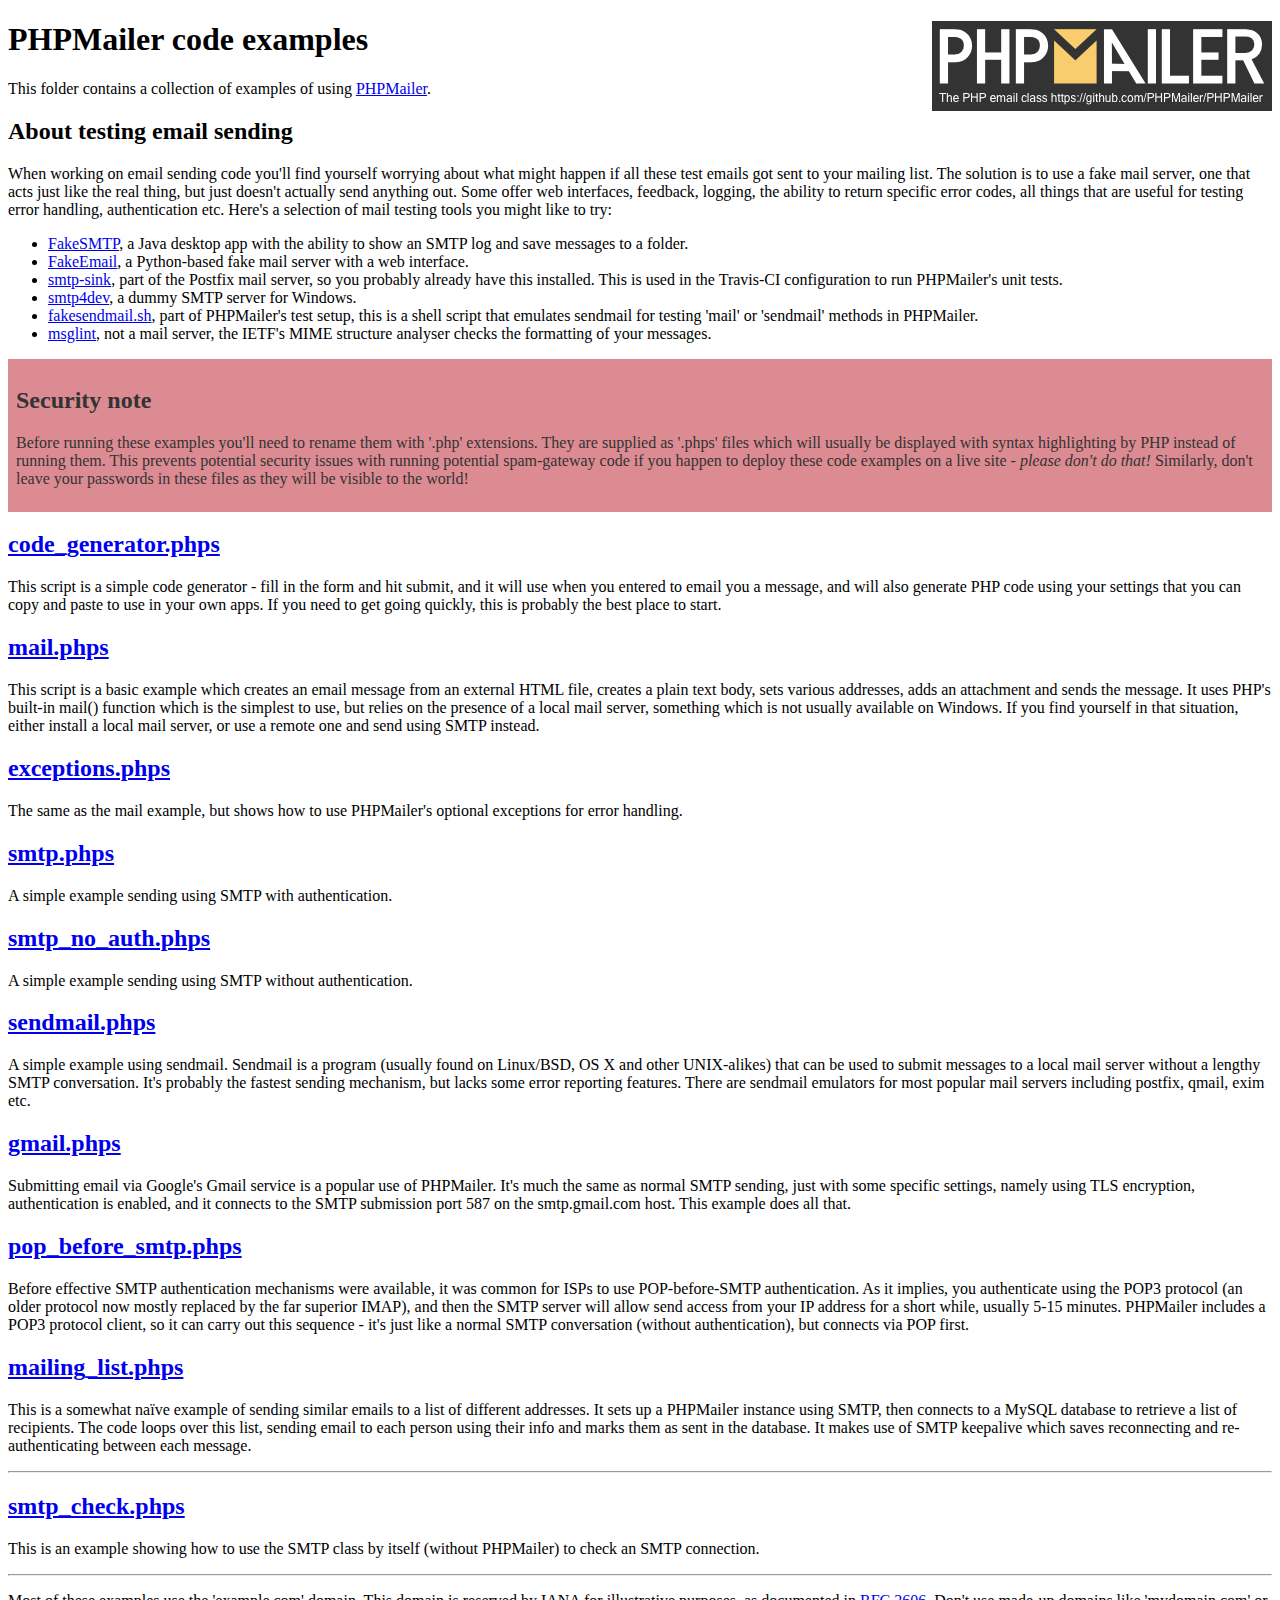
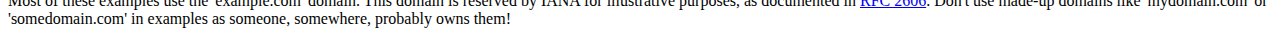
<file: examples/index.html>
<!DOCTYPE html>
<html>
<head>
	<meta charset="UTF-8">
	<title>PHPMailer Examples</title>
</head>
<body>
<h1>PHPMailer code examples<a href="https://github.com/PHPMailer/PHPMailer"><img src="images/phpmailer.png" style="float:right; border:0;" alt="PHPMailer logo"></a></h1>
<p>This folder contains a collection of examples of using <a href="https://github.com/PHPMailer/PHPMailer">PHPMailer</a>.</p>
<h2>About testing email sending</h2>
<p>When working on email sending code you'll find yourself worrying about what might happen if all these test emails got sent to your mailing list. The solution is to use a fake mail server, one that acts just like the real thing, but just doesn't actually send anything out. Some offer web interfaces, feedback, logging, the ability to return specific error codes, all things that are useful for testing error handling, authentication etc. Here's a selection of mail testing tools you might like to try:</p>
<ul>
  <li><a href="https://github.com/Nilhcem/FakeSMTP">FakeSMTP</a>, a Java desktop app with the ability to show an SMTP log and save messages to a folder. </li>
  <li><a href="https://github.com/isotoma/FakeEmail">FakeEmail</a>, a Python-based fake mail server with a web interface.</li>
  <li><a href="http://www.postfix.org/smtp-sink.1.html">smtp-sink</a>, part of the Postfix mail server, so you probably already have this installed. This is used in the Travis-CI configuration to run PHPMailer's unit tests.</li>
  <li><a href="http://smtp4dev.codeplex.com">smtp4dev</a>, a dummy SMTP server for Windows.</li>
  <li><a href="https://github.com/PHPMailer/PHPMailer/blob/master/test/fakesendmail.sh">fakesendmail.sh</a>, part of PHPMailer's test setup, this is a shell script that emulates sendmail for testing 'mail' or 'sendmail' methods in PHPMailer.</li>
  <li><a href="http://tools.ietf.org/tools/msglint/">msglint</a>, not a mail server, the IETF's MIME structure analyser checks the formatting of your messages.</li>
</ul>
<div style="padding: 8px; color: #333333; background-color: #dc8b92">
<h2>Security note</h2>
<p>Before running these examples you'll need to rename them with '.php' extensions. They are supplied as '.phps' files which will usually be displayed with syntax highlighting by PHP instead of running them. This prevents potential security issues with running potential spam-gateway code if you happen to deploy these code examples on a live site - <em>please don't do that!</em> Similarly, don't leave your passwords in these files as they will be visible to the world!</p>
</div>
<h2><a href="code_generator.phps">code_generator.phps</a></h2>
<p>This script is a simple code generator - fill in the form and hit submit, and it will use when you entered to email you a message, and will also generate PHP code using your settings that you can copy and paste to use in your own apps. If you need to get going quickly, this is probably the best place to start.</p>
<h2><a href="mail.phps">mail.phps</a></h2>
<p>This script is a basic example which creates an email message from an external HTML file, creates a plain text body, sets various addresses, adds an attachment and sends the message. It uses PHP's built-in mail() function which is the simplest to use, but relies on the presence of a local mail server, something which is not usually available on Windows. If you find yourself in that situation, either install a local mail server, or use a remote one and send using SMTP instead.</p>
<h2><a href="exceptions.phps">exceptions.phps</a></h2>
<p>The same as the mail example, but shows how to use PHPMailer's optional exceptions for error handling.</p>
<h2><a href="smtp.phps">smtp.phps</a></h2>
<p>A simple example sending using SMTP with authentication.</p>
<h2><a href="smtp_no_auth.phps">smtp_no_auth.phps</a></h2>
<p>A simple example sending using SMTP without authentication.</p>
<h2><a href="sendmail.phps">sendmail.phps</a></h2>
<p>A simple example using sendmail. Sendmail is a program (usually found on Linux/BSD, OS X and other UNIX-alikes) that can be used to submit messages to a local mail server without a lengthy SMTP conversation. It's probably the fastest sending mechanism, but lacks some error reporting features. There are sendmail emulators for most popular mail servers including postfix, qmail, exim etc.</p>
<h2><a href="gmail.phps">gmail.phps</a></h2>
<p>Submitting email via Google's Gmail service is a popular use of PHPMailer. It's much the same as normal SMTP sending, just with some specific settings, namely using TLS encryption, authentication is enabled, and it connects to the SMTP submission port 587 on the smtp.gmail.com host. This example does all that.</p>
<h2><a href="pop_before_smtp.phps">pop_before_smtp.phps</a></h2>
<p>Before effective SMTP authentication mechanisms were available, it was common for ISPs to use POP-before-SMTP authentication. As it implies, you authenticate using the POP3 protocol (an older protocol now mostly replaced by the far superior IMAP), and then the SMTP server will allow send access from your IP address for a short while, usually 5-15 minutes. PHPMailer includes a POP3 protocol client, so it can carry out this sequence - it's just like a normal SMTP conversation (without authentication), but connects via POP first.</p>
<h2><a href="mailing_list.phps">mailing_list.phps</a></h2>
<p>This is a somewhat naïve example of sending similar emails to a list of different addresses. It sets up a PHPMailer instance using SMTP, then connects to a MySQL database to retrieve a list of recipients. The code loops over this list, sending email to each person using their info and marks them as sent in the database. It makes use of SMTP keepalive which saves reconnecting and re-authenticating between each message.</p>
<hr>
<h2><a href="smtp_check.phps">smtp_check.phps</a></h2>
<p>This is an example showing how to use the SMTP class by itself (without PHPMailer) to check an SMTP connection.</p>
<hr>
<p>Most of these examples use the 'example.com' domain. This domain is reserved by IANA for illustrative purposes, as documented in <a href="http://tools.ietf.org/html/rfc2606">RFC 2606</a>. Don't use made-up domains like 'mydomain.com' or 'somedomain.com' in examples as someone, somewhere, probably owns them!</p>
</body>
</html>
</file>
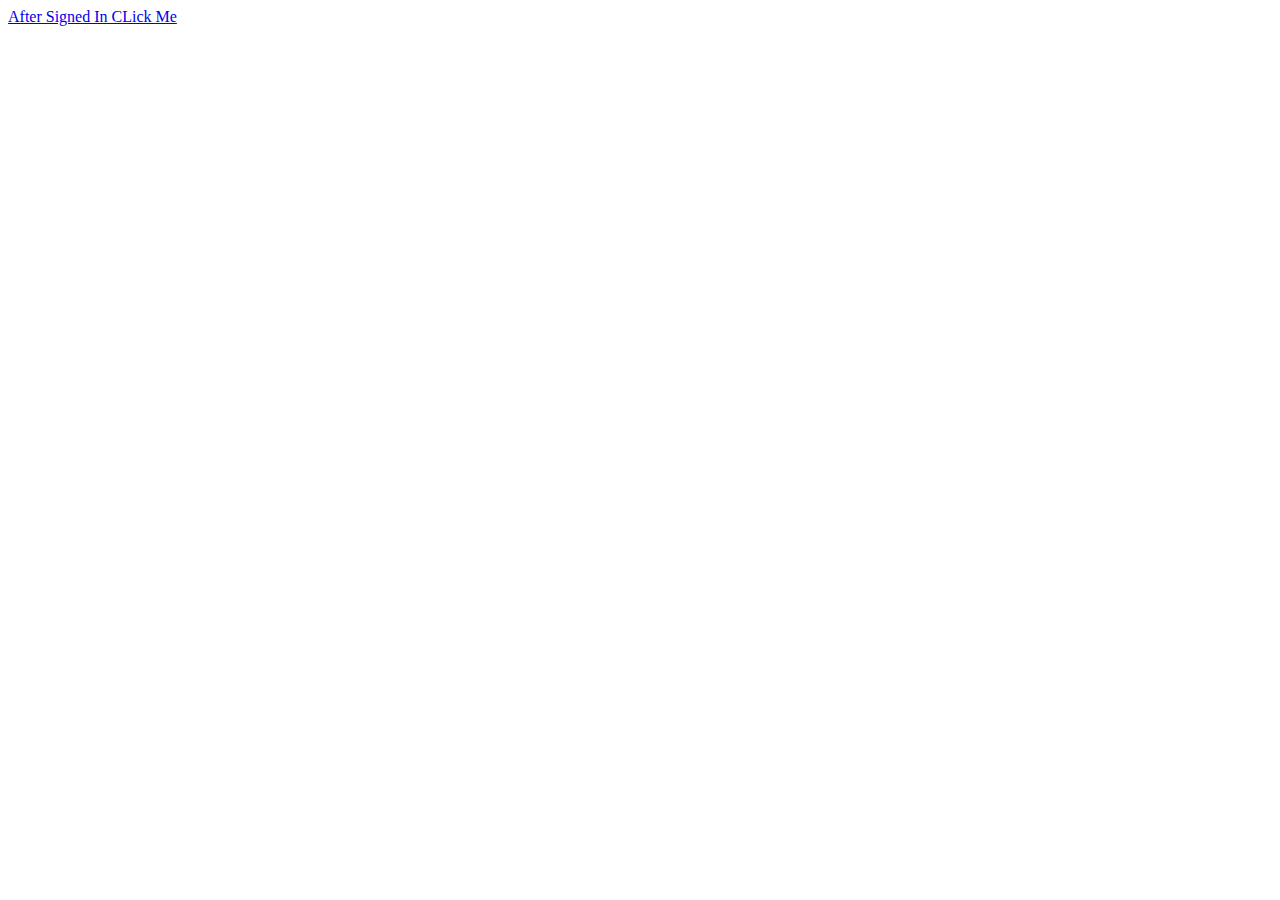
<file: Demo.html>
<!DOCTYPE html>
<html>
<head>
  <meta name="google-signin-client_id" content="498440659806-8ubkmbmm3dkkpimmuk68lj060170ivgt.apps.googleusercontent.com">
</head>
<body>
  <div id="my-signin2"></div>
  <script>
    function onSuccess(googleUser) {
      console.log('Logged in as: ' + googleUser.getBasicProfile().getName());
    }
    function onFailure(error) {
      console.log(error);
    }
    function renderButton() {
      gapi.signin2.render('my-signin2', {
        'scope': 'profile email',
        'width': 240,
        'height': 50,
        'longtitle': true,
        'theme': 'dark',
        'onsuccess': onSuccess,
        'onfailure': onFailure
      });
    }
  </script>

  <script src="https://apis.google.com/js/platform.js?onload=renderButton" async defer></script>
    <a href="https://dynamics1.wixsite.com/home/dynamicscraft-fonts-api-welcome" onclick="signOut();">After Signed In CLick Me</a>
<script>
  function signOut() {
    var auth2 = gapi.auth2.getAuthInstance();
    auth2.signOut().then(function () {
      console.log('User signed out.');
    });
  }
</script>
</body>
</html>
</file>
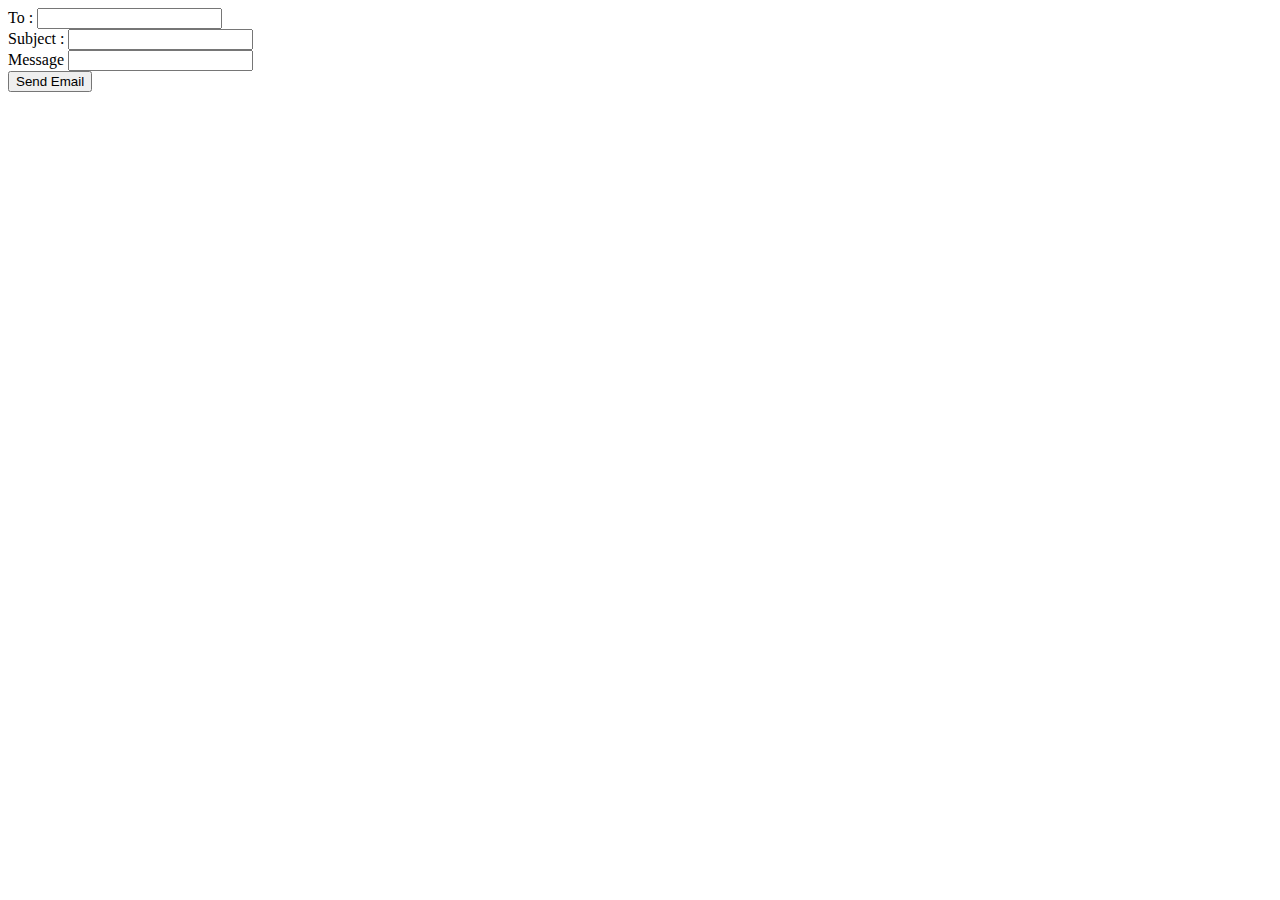
<file: email.html>
<html>
    <head>
    </head>
    <body>
        <form method="post" action="send_mail.php">
        To : <input type="text" name="mail_to"> <br/>
        Subject :   <input type="text" name="mail_sub">
       <br/>
         Message   <input type="text" name="mail_msg">
        <br/>
            <input type="submit" value="Send Email">
        </form>
    </body>
</html>
</file>
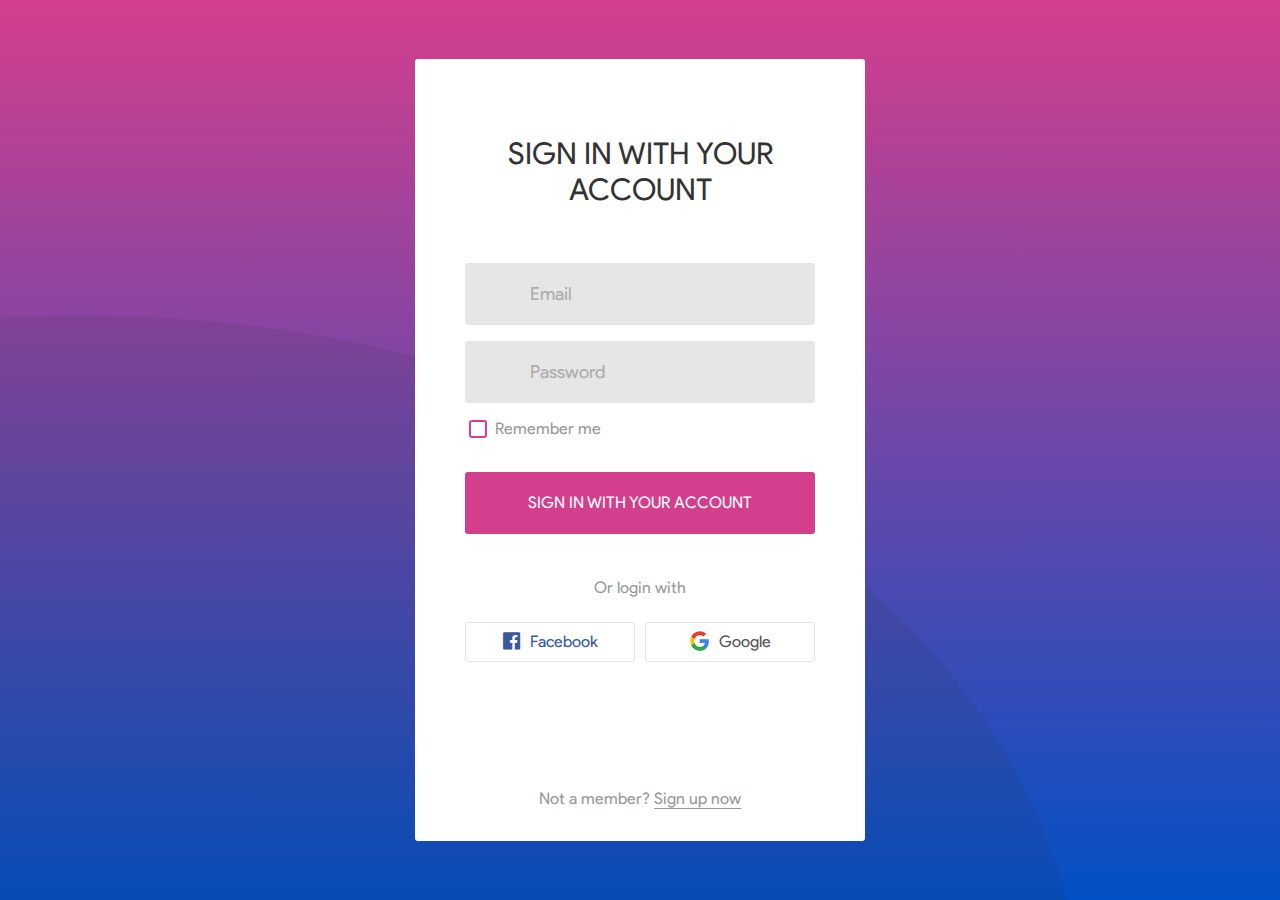
<file: login.html>
<!DOCTYPE html>
<html lang="en">
<head>
	<title>Sign In first</title>
	<meta charset="UTF-8">
	<meta name="viewport" content="width=device-width, initial-scale=1">
<!--===============================================================================================-->	
	<link rel="icon" type="image/png" href="images/icons/favicon.ico"/>
<!--===============================================================================================-->
	<link rel="stylesheet" type="text/css" href="vendor/bootstrap/css/bootstrap.min.css">
<!--===============================================================================================-->
	<link rel="stylesheet" type="text/css" href="fonts/font-awesome-4.7.0/css/font-awesome.min.css">
<!--===============================================================================================-->
	<link rel="stylesheet" type="text/css" href="fonts/Linearicons-Free-v1.0.0/icon-font.min.css">
<!--===============================================================================================-->
	<link rel="stylesheet" type="text/css" href="vendor/animate/animate.css">
<!--===============================================================================================-->	
	<link rel="stylesheet" type="text/css" href="vendor/css-hamburgers/hamburgers.min.css">
<!--===============================================================================================-->
	<link rel="stylesheet" type="text/css" href="vendor/select2/select2.min.css">
<!--===============================================================================================-->
	<link rel="stylesheet" type="text/css" href="css/util.css">
	<link rel="stylesheet" type="text/css" href="css/main2.css">
<!--===============================================================================================-->
</head>
<body>
	
	<div class="limiter">
		<div class="container-login100">
			<div class="wrap-login100 p-l-50 p-r-50 p-t-77 p-b-30">
				<form class="login100-form validate-form">
					<span class="login100-form-title p-b-55">
						Sign In with your account
					</span>

					<div class="wrap-input100 validate-input m-b-16" data-validate = "Valid email is required: ex@abc.xyz">
						<input class="input100" type="text" name="email" placeholder="Email">
						<span class="focus-input100"></span>
						<span class="symbol-input100">
							<span class="lnr lnr-envelope"></span>
						</span>
					</div>

					<div class="wrap-input100 validate-input m-b-16" data-validate = "Password is required">
						<input class="input100" type="password" name="pass" placeholder="Password">
						<span class="focus-input100"></span>
						<span class="symbol-input100">
							<span class="lnr lnr-lock"></span>
						</span>
					</div>

					<div class="contact100-form-checkbox m-l-4">
						<input class="input-checkbox100" id="ckb1" type="checkbox" name="remember-me">
						<label class="label-checkbox100" for="ckb1">
							Remember me
						</label>
					</div>
					
					<div class="container-login100-form-btn p-t-25">
						<button class="login100-form-btn">
							Sign In with your account
						</button>
					</div>

					<div class="text-center w-full p-t-42 p-b-22">
						<span class="txt1">
							Or login with
						</span>
					</div>

					<a href="#" class="btn-face m-b-10">
						<i class="fa fa-facebook-official"></i>
						Facebook
					</a>

					<a href="#" class="btn-google m-b-10">
						<img src="images/icons/icon-google.png" alt="GOOGLE">
						Google
					</a>

					<div class="text-center w-full p-t-115">
						<span class="txt1">
							Not a member?
						</span>

						<a class="txt1 bo1 hov1" href="#">
							Sign up now							
						</a>
					</div>
				</form>
			</div>
		</div>
	</div>
	
	

	
<!--===============================================================================================-->	
	<script src="vendor/jquery/jquery-3.2.1.min.js"></script>
<!--===============================================================================================-->
	<script src="vendor/bootstrap/js/popper.js"></script>
	<script src="vendor/bootstrap/js/bootstrap.min.js"></script>
<!--===============================================================================================-->
	<script src="vendor/select2/select2.min.js"></script>
<!--===============================================================================================-->
	<script src="js/main2.js"></script>

</body>
</html>
</file>
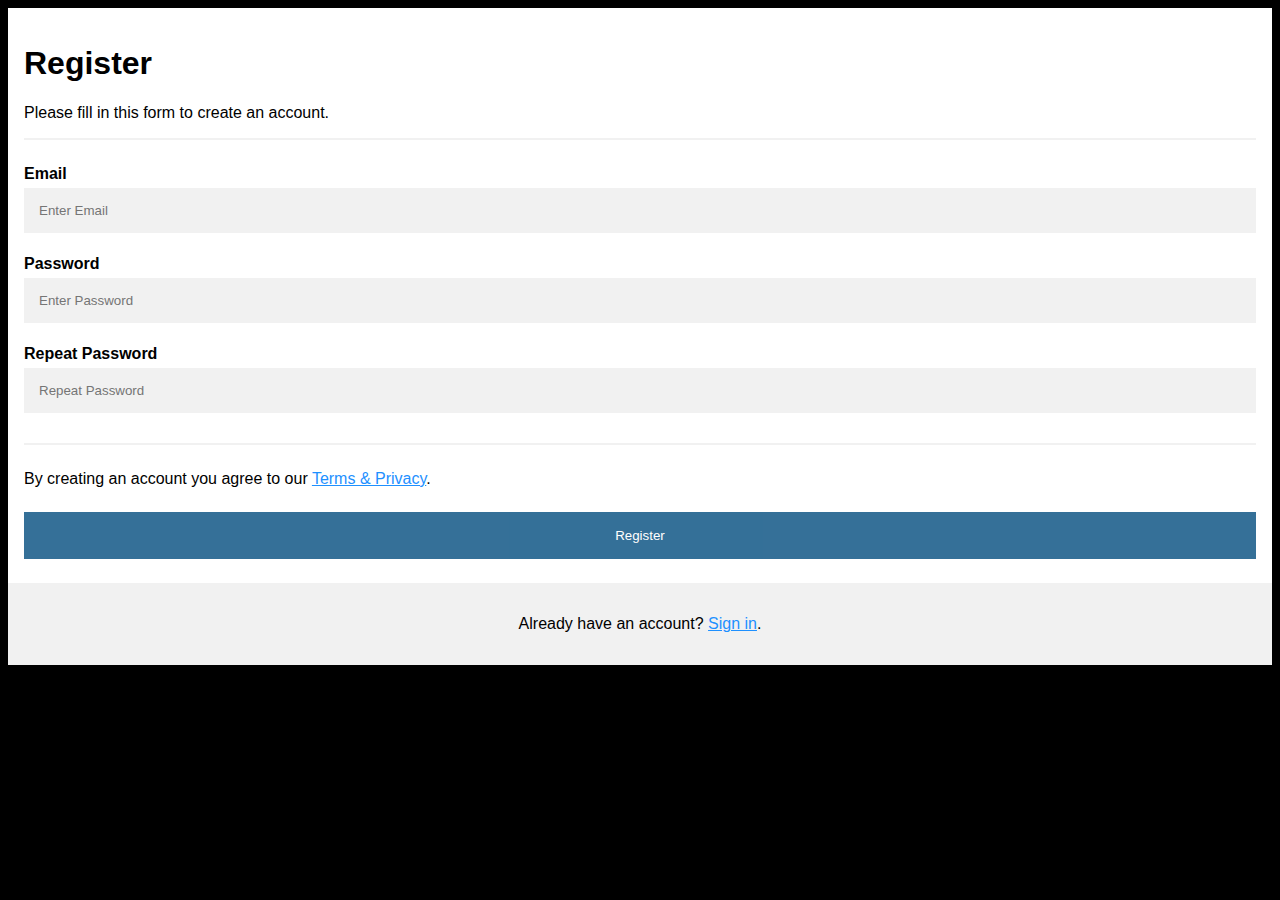
<file: register.html>
<!DOCTYPE html>
<html>
<head>
<meta name="viewport" content="width=device-width, initial-scale=1">
<style>
body {
    font-family: Arial, Helvetica, sans-serif;
    background-color: black;
}

* {
    box-sizing: border-box;
}

/* Add padding to containers */
.container {
    padding: 16px;
    background-color: white;
}

/* Full-width input fields */
input[type=text], input[type=password] {
    width: 100%;
    padding: 15px;
    margin: 5px 0 22px 0;
    display: inline-block;
    border: none;
    background: #f1f1f1;
}

input[type=text]:focus, input[type=password]:focus {
    background-color: #ddd;
    outline: none;
}

/* Overwrite default styles of hr */
hr {
    border: 1px solid #f1f1f1;
    margin-bottom: 25px;
}

/* Set a style for the submit button */
.registerbtn {
    background-color: #1F618D;
    color: white;
    padding: 16px 20px;
    margin: 8px 0;
    border: none;
    cursor: pointer;
    width: 100%;
    opacity: 0.9;
}

.registerbtn:hover {
    opacity: 1;
}

/* Add a blue text color to links */
a {
    color: dodgerblue;
}

/* Set a grey background color and center the text of the "sign in" section */
.signin {
    background-color: #f1f1f1;
    text-align: center;
}
</style>
</head>
<body>

<form action="send_mail.php">
  <div class="container">
    <h1>Register</h1>
    <p>Please fill in this form to create an account.</p>
    <hr>

    <label for="email"><b>Email</b></label>
    <input type="text" placeholder="Enter Email" name="email" required>

    <label for="psw"><b>Password</b></label>
    <input type="password" placeholder="Enter Password" name="psw" required>

    <label for="psw-repeat"><b>Repeat Password</b></label>
    <input type="password" placeholder="Repeat Password" name="psw-repeat" required>
    <hr>
    <p>By creating an account you agree to our <a href="tap.pdf">Terms & Privacy</a>.</p>

    <button type="submit" class="registerbtn">Register</button>
  </div>
  
  <div class="container signin">
    <p>Already have an account? <a href="http://account.dynamicscraft.com/login">Sign in</a>.</p>
  </div>
</form>

</body>
</html>
</file>
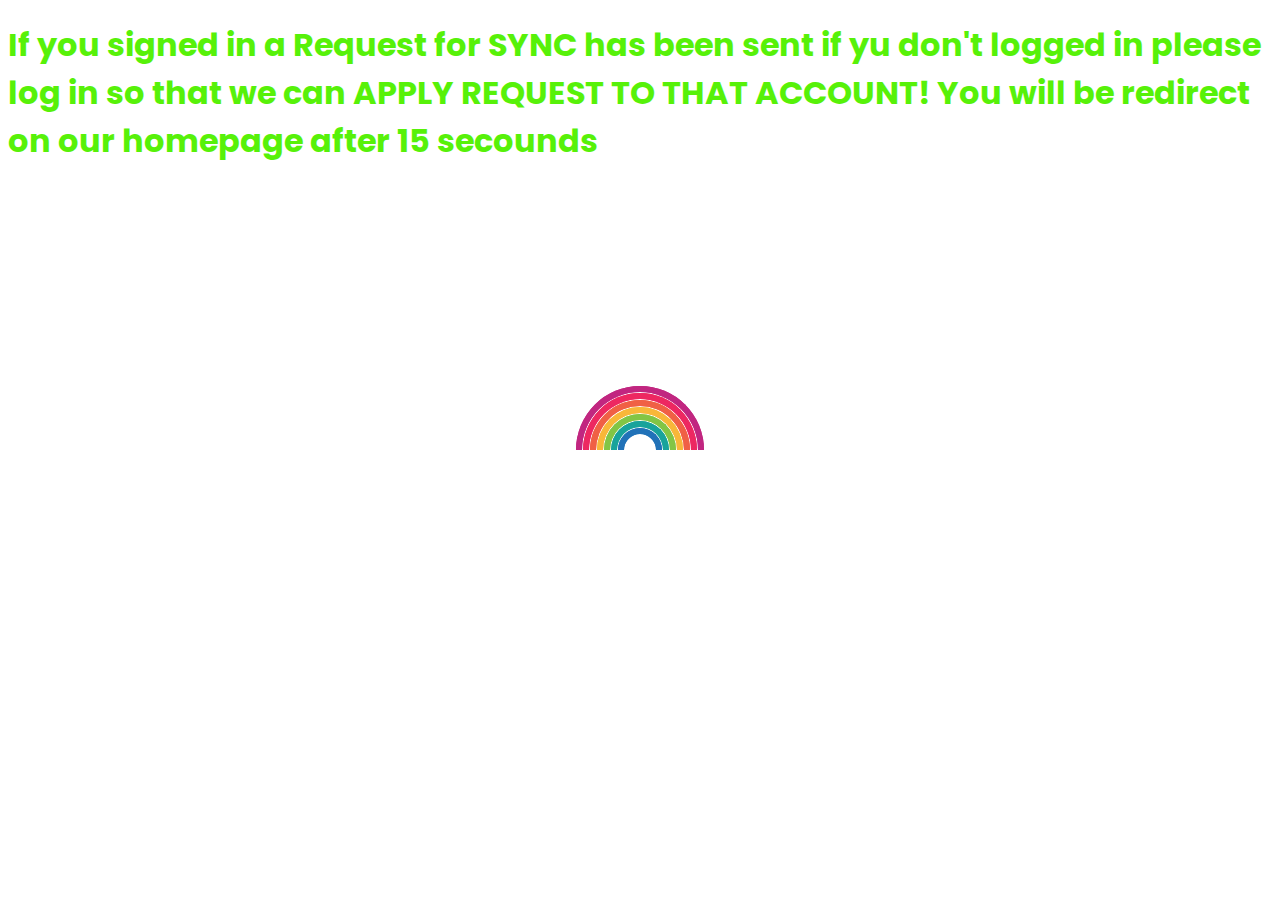
<file: sync=855po53oi9549549059590tkfdmer09e9o885885489464654945646465464646465455555589464646494656464=id=d19384i2490949044904950499696969579ktktkg.html>
<!DOCTYPE html>
<html>
  

  <head>
    <link href="https://fonts.googleapis.com/css?family=Poppins" rel="stylesheet">
<h1>
 If you signed in a Request for SYNC has been sent if yu don't logged in please log in so that we can APPLY REQUEST TO THAT ACCOUNT! You will be redirect on our homepage after 15 secounds
    </h1>
   
        <meta http-equiv="refresh" content="15;url=https://account.dynamicscraft.com/">
    
    
    <style>
    
      
      h1 {
        
        font-family: 'Poppins', sans-serif;
		color:#57F109  ;
      }
    * {
  -webkit-box-sizing: border-box;
  -moz-box-sizing: border-box;
  box-sizing: border-box;
}

section.wrapper {
  padding: 40px 0;
}



div.spinner i {
  -moz-animation: rotate 3s infinite cubic-bezier(0.09, 0.6, 0.8, 0.03);
  -webkit-animation: rotate 3s infinite cubic-bezier(0.09, 0.6, 0.8, 0.03);
  animation: rotate 3s infinite cubic-bezier(0.09, 0.6, 0.8, 0.03);
  -moz-transform-origin: 50% 100% 0;
  -webkit-transform-origin: 50% 100% 0;
  transform-origin: 50% 100% 0;
  position: absolute;
  display: inline-block;
  top: 50%;
  left: 50%;
  border: solid 6px transparent;
  border-bottom: none;
}
div.spinner i:nth-child(1) {
  -moz-animation-timing-function: cubic-bezier(0.09, 0.3, 0.12, 0.03);
  -webkit-animation-timing-function: cubic-bezier(0.09, 0.3, 0.12, 0.03);
  animation-timing-function: cubic-bezier(0.09, 0.3, 0.12, 0.03);
  width: 44px;
  height: 22px;
  margin-top: -22px;
  margin-left: -22px;
  border-color: #2172b8;
  border-top-left-radius: 36px;
  border-top-right-radius: 36px;
}
div.spinner i:nth-child(2) {
  -moz-animation-timing-function: cubic-bezier(0.09, 0.6, 0.24, 0.03);
  -webkit-animation-timing-function: cubic-bezier(0.09, 0.6, 0.24, 0.03);
  animation-timing-function: cubic-bezier(0.09, 0.6, 0.24, 0.03);
  width: 58px;
  height: 29px;
  margin-top: -29px;
  margin-left: -29px;
  border-color: #18a39b;
  border-top-left-radius: 42px;
  border-top-right-radius: 42px;
}
div.spinner i:nth-child(3) {
  -moz-animation-timing-function: cubic-bezier(0.09, 0.9, 0.36, 0.03);
  -webkit-animation-timing-function: cubic-bezier(0.09, 0.9, 0.36, 0.03);
  animation-timing-function: cubic-bezier(0.09, 0.9, 0.36, 0.03);
  width: 72px;
  height: 36px;
  margin-top: -36px;
  margin-left: -36px;
  border-color: #82c545;
  border-top-left-radius: 48px;
  border-top-right-radius: 48px;
}
div.spinner i:nth-child(4) {
  -moz-animation-timing-function: cubic-bezier(0.09, 1.2, 0.48, 0.03);
  -webkit-animation-timing-function: cubic-bezier(0.09, 1.2, 0.48, 0.03);
  animation-timing-function: cubic-bezier(0.09, 1.2, 0.48, 0.03);
  width: 86px;
  height: 43px;
  margin-top: -43px;
  margin-left: -43px;
  border-color: #f8b739;
  border-top-left-radius: 54px;
  border-top-right-radius: 54px;
}
div.spinner i:nth-child(5) {
  -moz-animation-timing-function: cubic-bezier(0.09, 1.5, 0.6, 0.03);
  -webkit-animation-timing-function: cubic-bezier(0.09, 1.5, 0.6, 0.03);
  animation-timing-function: cubic-bezier(0.09, 1.5, 0.6, 0.03);
  width: 100px;
  height: 50px;
  margin-top: -50px;
  margin-left: -50px;
  border-color: #f06045;
  border-top-left-radius: 60px;
  border-top-right-radius: 60px;
}
div.spinner i:nth-child(6) {
  -moz-animation-timing-function: cubic-bezier(0.09, 1.8, 0.72, 0.03);
  -webkit-animation-timing-function: cubic-bezier(0.09, 1.8, 0.72, 0.03);
  animation-timing-function: cubic-bezier(0.09, 1.8, 0.72, 0.03);
  width: 114px;
  height: 57px;
  margin-top: -57px;
  margin-left: -57px;
  border-color: #ed2861;
  border-top-left-radius: 66px;
  border-top-right-radius: 66px;
}
div.spinner i:nth-child(7) {
  -moz-animation-timing-function: cubic-bezier(0.09, 2.1, 0.84, 0.03);
  -webkit-animation-timing-function: cubic-bezier(0.09, 2.1, 0.84, 0.03);
  animation-timing-function: cubic-bezier(0.09, 2.1, 0.84, 0.03);
  width: 128px;
  height: 64px;
  margin-top: -64px;
  margin-left: -64px;
  border-color: #c12680;
  border-top-left-radius: 72px;
  border-top-right-radius: 72px;
}
div.spinner i:nth-child(8) {
  -moz-animation-timing-function: cubic-bezier(0.09, 2.4, 0.96, 0.03);
  -webkit-animation-timing-function: cubic-bezier(0.09, 2.4, 0.96, 0.03);
  animation-timing-function: cubic-bezier(0.09, 2.4, 0.96, 0.03);
  width: 142px;
  height: 71px;
  margin-top: -71px;
  margin-left: -71px;
  border-color: #5d3191;
  border-top-left-radius: 78px;
  border-top-right-radius: 78px;
}

@-moz-keyframes rotate {
  to {
    -moz-transform: rotate(360deg);
    transform: rotate(360deg);
  }
}
@-webkit-keyframes rotate {
  to {
    -webkit-transform: rotate(360deg);
    transform: rotate(360deg);
  }
}
@keyframes rotate {
  to {
    -moz-transform: rotate(360deg);
    -ms-transform: rotate(360deg);
    -webkit-transform: rotate(360deg);
    transform: rotate(360deg);
  }
}
      
 
  
    </style>
    
    
    
  </head>
  
  
  <body>
    <section class="wrapper">
  <div class="spinner">
    <i></i>
    <i></i>
    <i></i>
    <i></i>
    <i></i>
    <i></i>
    <i></i>
  </div>
</section>

<section class="wrapper dark">
  <div class="spinner">
    <i></i>
    <i></i>
    <i></i>
    <i></i>
    <i></i>
    <i></i>
    <i></i>
  </div>
</section>
    
  
   
    
  </body>
  
  
  
</html>
</file>
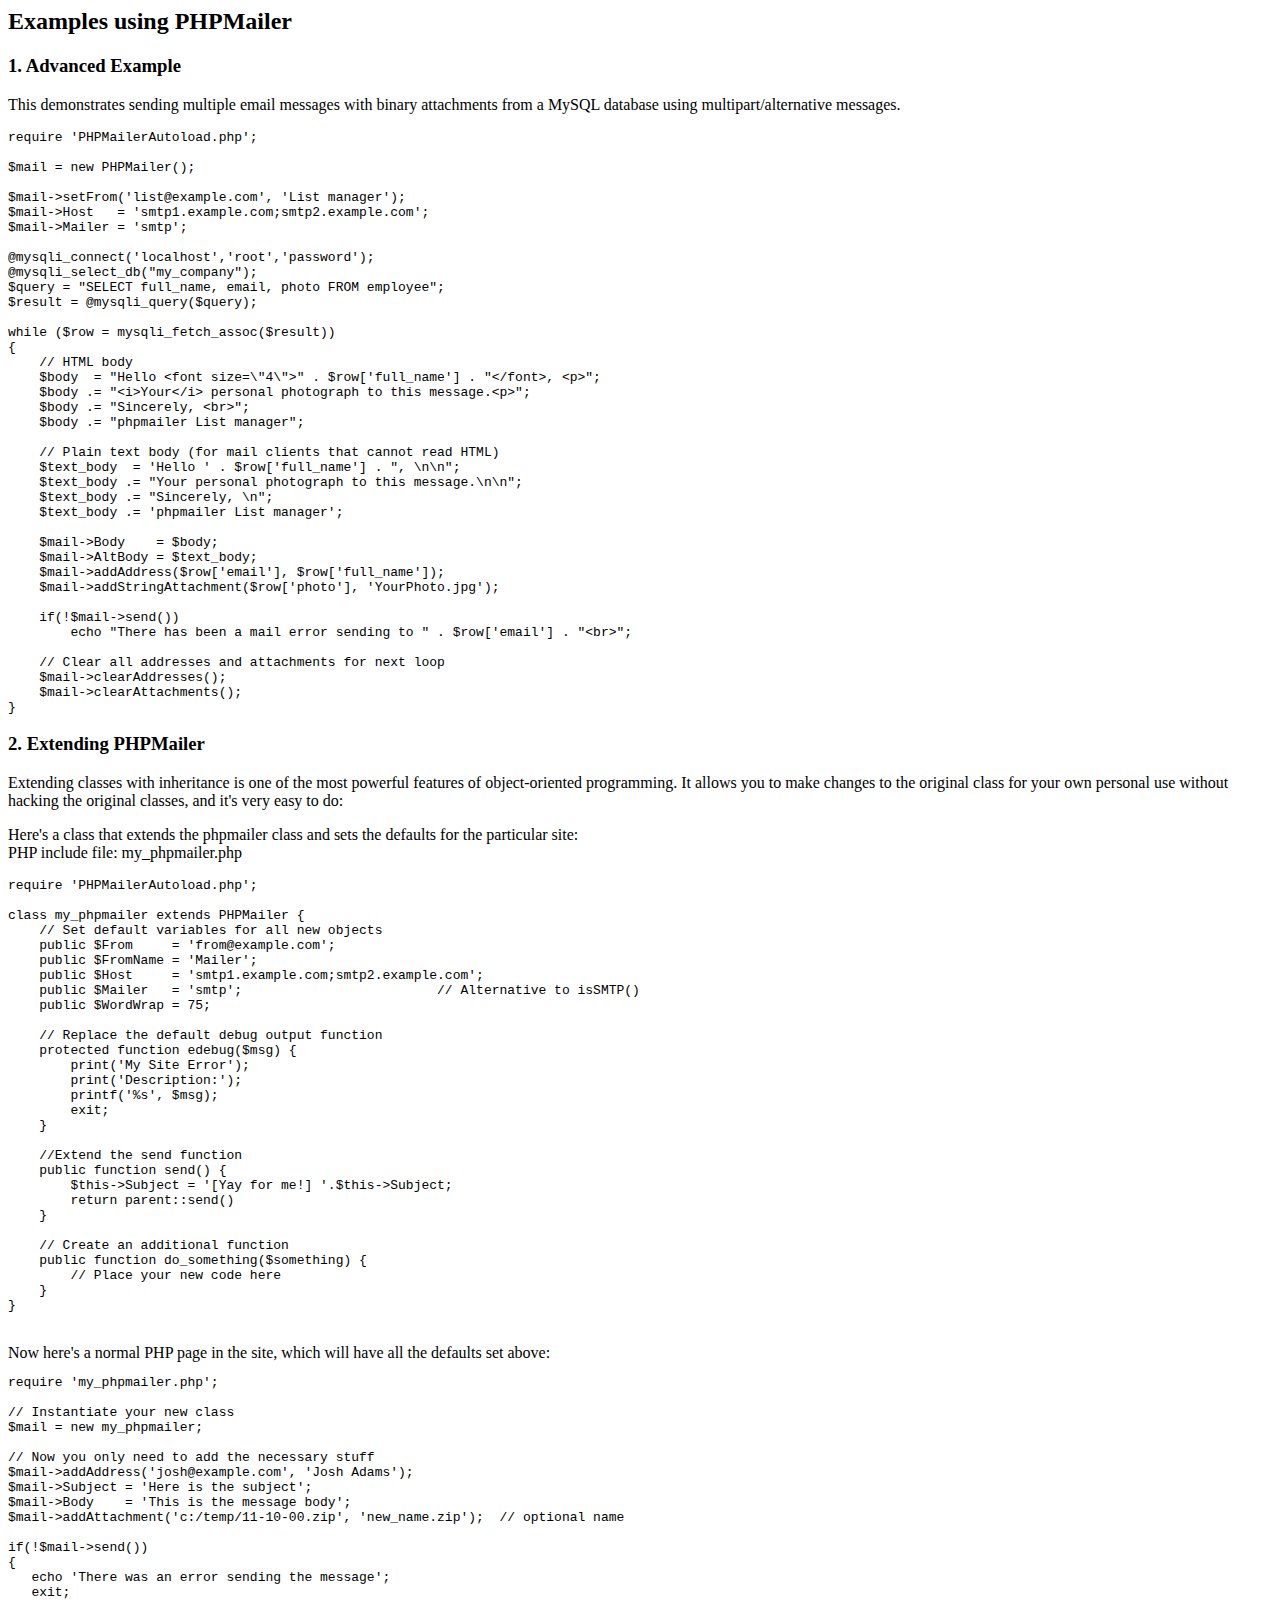
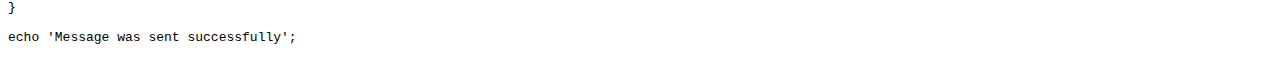
<file: docs/extending.html>
<html>
<head>
<title>Examples using phpmailer</title>
</head>

<body>

<h2>Examples using PHPMailer</h2>

<h3>1. Advanced Example</h3>
<p>

This demonstrates sending multiple email messages with binary attachments
from a MySQL database using multipart/alternative messages.<p>

<pre>
require 'PHPMailerAutoload.php';

$mail = new PHPMailer();

$mail->setFrom('list@example.com', 'List manager');
$mail->Host   = 'smtp1.example.com;smtp2.example.com';
$mail->Mailer = 'smtp';

@mysqli_connect('localhost','root','password');
@mysqli_select_db("my_company");
$query = "SELECT full_name, email, photo FROM employee";
$result = @mysqli_query($query);

while ($row = mysqli_fetch_assoc($result))
{
    // HTML body
    $body  = "Hello &lt;font size=\"4\"&gt;" . $row['full_name'] . "&lt;/font&gt;, &lt;p&gt;";
    $body .= "&lt;i&gt;Your&lt;/i&gt; personal photograph to this message.&lt;p&gt;";
    $body .= "Sincerely, &lt;br&gt;";
    $body .= "phpmailer List manager";

    // Plain text body (for mail clients that cannot read HTML)
    $text_body  = 'Hello ' . $row['full_name'] . ", \n\n";
    $text_body .= "Your personal photograph to this message.\n\n";
    $text_body .= "Sincerely, \n";
    $text_body .= 'phpmailer List manager';

    $mail->Body    = $body;
    $mail->AltBody = $text_body;
    $mail->addAddress($row['email'], $row['full_name']);
    $mail->addStringAttachment($row['photo'], 'YourPhoto.jpg');

    if(!$mail->send())
        echo "There has been a mail error sending to " . $row['email'] . "&lt;br&gt;";

    // Clear all addresses and attachments for next loop
    $mail->clearAddresses();
    $mail->clearAttachments();
}
</pre>
<p>

<h3>2. Extending PHPMailer</h3>
<p>

Extending classes with inheritance is one of the most
powerful features of object-oriented programming. It allows you to make changes to the
original class for your own personal use without hacking the original
classes, and it's very easy to do:

<p>
Here's a class that extends the phpmailer class and sets the defaults
for the particular site:<br>
PHP include file: my_phpmailer.php
<p>

<pre>
require 'PHPMailerAutoload.php';

class my_phpmailer extends PHPMailer {
    // Set default variables for all new objects
    public $From     = 'from@example.com';
    public $FromName = 'Mailer';
    public $Host     = 'smtp1.example.com;smtp2.example.com';
    public $Mailer   = 'smtp';                         // Alternative to isSMTP()
    public $WordWrap = 75;

    // Replace the default debug output function
    protected function edebug($msg) {
        print('My Site Error');
        print('Description:');
        printf('%s', $msg);
        exit;
    }

    //Extend the send function
    public function send() {
        $this->Subject = '[Yay for me!] '.$this->Subject;
        return parent::send()
    }

    // Create an additional function
    public function do_something($something) {
        // Place your new code here
    }
}
</pre>
<br>
Now here's a normal PHP page in the site, which will have all the defaults set above:<br>

<pre>
require 'my_phpmailer.php';

// Instantiate your new class
$mail = new my_phpmailer;

// Now you only need to add the necessary stuff
$mail->addAddress('josh@example.com', 'Josh Adams');
$mail->Subject = 'Here is the subject';
$mail->Body    = 'This is the message body';
$mail->addAttachment('c:/temp/11-10-00.zip', 'new_name.zip');  // optional name

if(!$mail->send())
{
   echo 'There was an error sending the message';
   exit;
}

echo 'Message was sent successfully';
</pre>
</body>
</html>
</file>
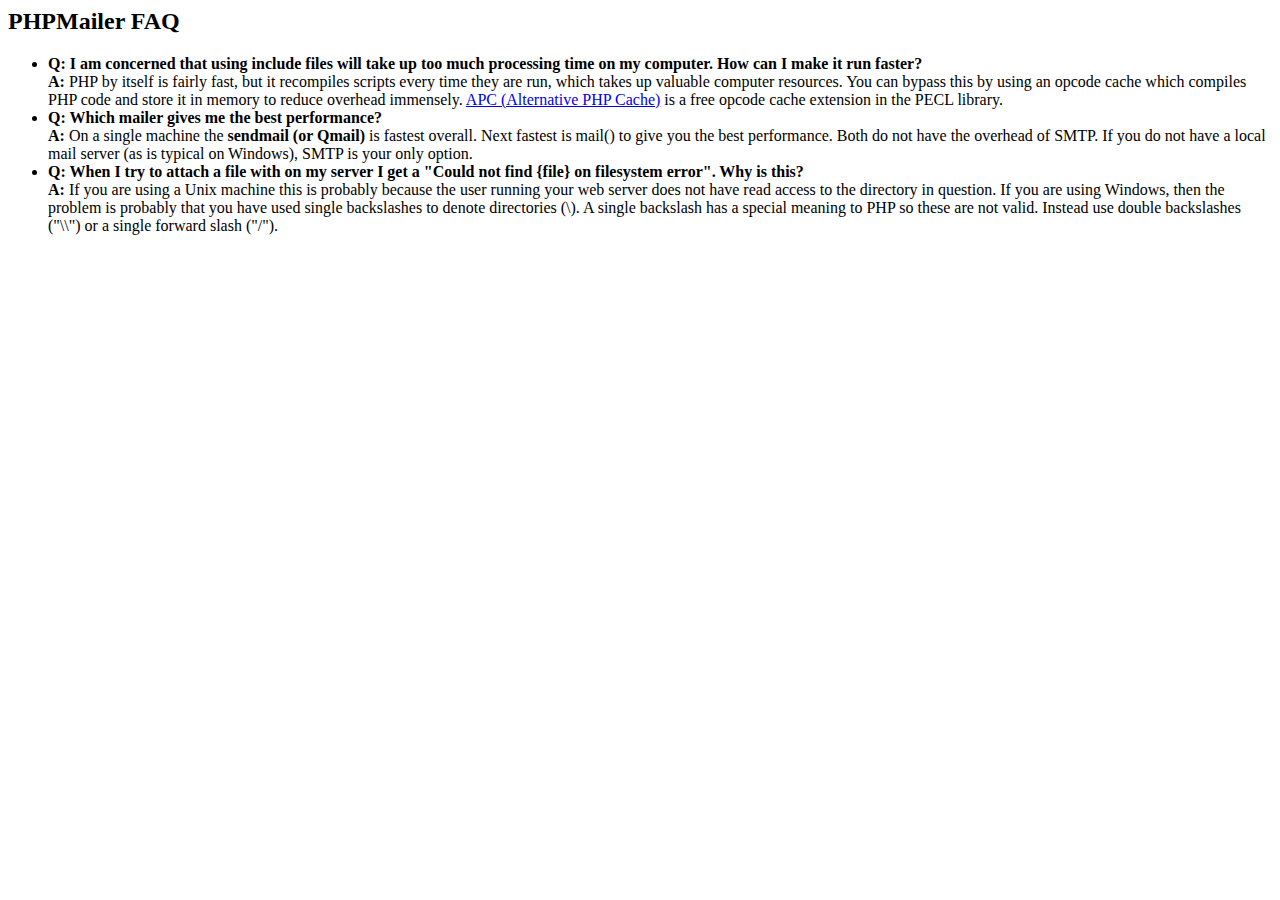
<file: docs/faq.html>
﻿<html>
<head>
<title>PHPMailer FAQ</title>
</head>
<body>
<h2>PHPMailer FAQ</h2>
<ul>
    <li><strong>Q: I am concerned that using include files will take up too much
    processing time on my computer. How can I make it run faster?</strong><br>
    <strong>A:</strong> PHP by itself is fairly fast, but it recompiles scripts every time they are run, which takes up valuable
    computer resources. You can bypass this by using an opcode cache which compiles
    PHP code and store it in memory to reduce overhead immensely. <a href="http://www.php.net/apc/">APC
    (Alternative PHP Cache)</a> is a free opcode cache extension in the PECL library.</li>
    <li><strong>Q: Which mailer gives me the best performance?</strong><br>
    <strong>A:</strong> On a single machine the <strong>sendmail (or Qmail)</strong> is fastest overall.
    Next fastest is mail() to give you the best performance. Both do not have the overhead of SMTP.
    If you do not have a local mail server (as is typical on Windows), SMTP is your only option.</li>
    <li><strong>Q: When I try to attach a file with on my server I get a
    "Could not find {file} on filesystem error". Why is this?</strong><br>
    <strong>A:</strong> If you are using a Unix machine this is probably because the user
    running your web server does not have read access to the directory in question. If you are using Windows,
    then the problem is probably that you have used single backslashes to denote directories (\).
    A single backslash has a special meaning to PHP so these are not
    valid. Instead use double backslashes ("\\") or a single forward
    slash ("/").</li>
</ul>
</body>
</html>
</file>
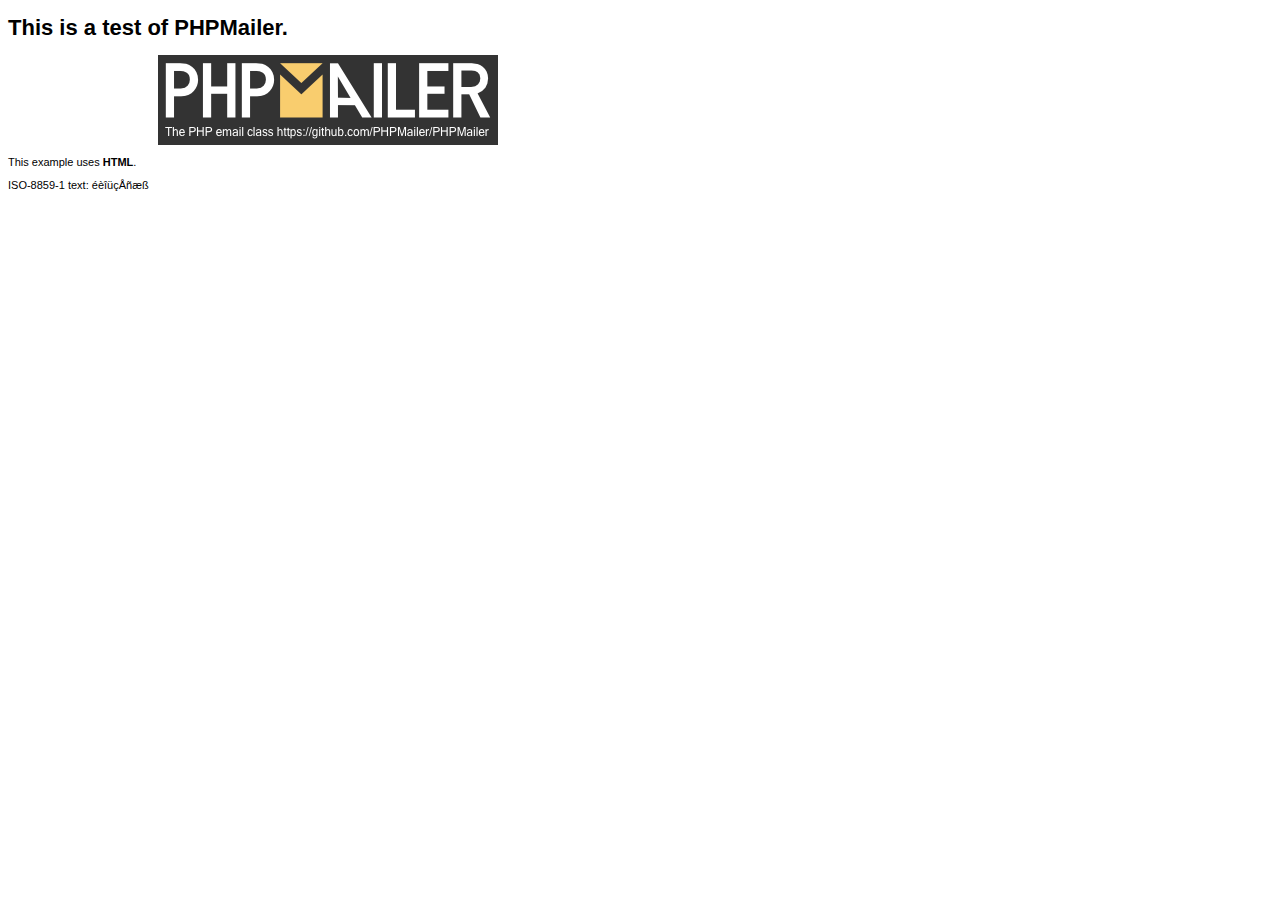
<file: examples/contents.html>
<!DOCTYPE HTML PUBLIC "-//W3C//DTD HTML 4.01 Transitional//EN" "http://www.w3.org/TR/html4/loose.dtd">
<html>
<head>
  <meta http-equiv="Content-Type" content="text/html; charset=iso-8859-1">
  <title>PHPMailer Test</title>
</head>
<body>
<div style="width: 640px; font-family: Arial, Helvetica, sans-serif; font-size: 11px;">
  <h1>This is a test of PHPMailer.</h1>
  <div align="center">
    <a href="https://github.com/PHPMailer/PHPMailer/"><img src="images/phpmailer.png" height="90" width="340" alt="PHPMailer rocks"></a>
  </div>
  <p>This example uses <strong>HTML</strong>.</p>
  <p>ISO-8859-1 text: ���������</p>
</div>
</body>
</html>
</file>
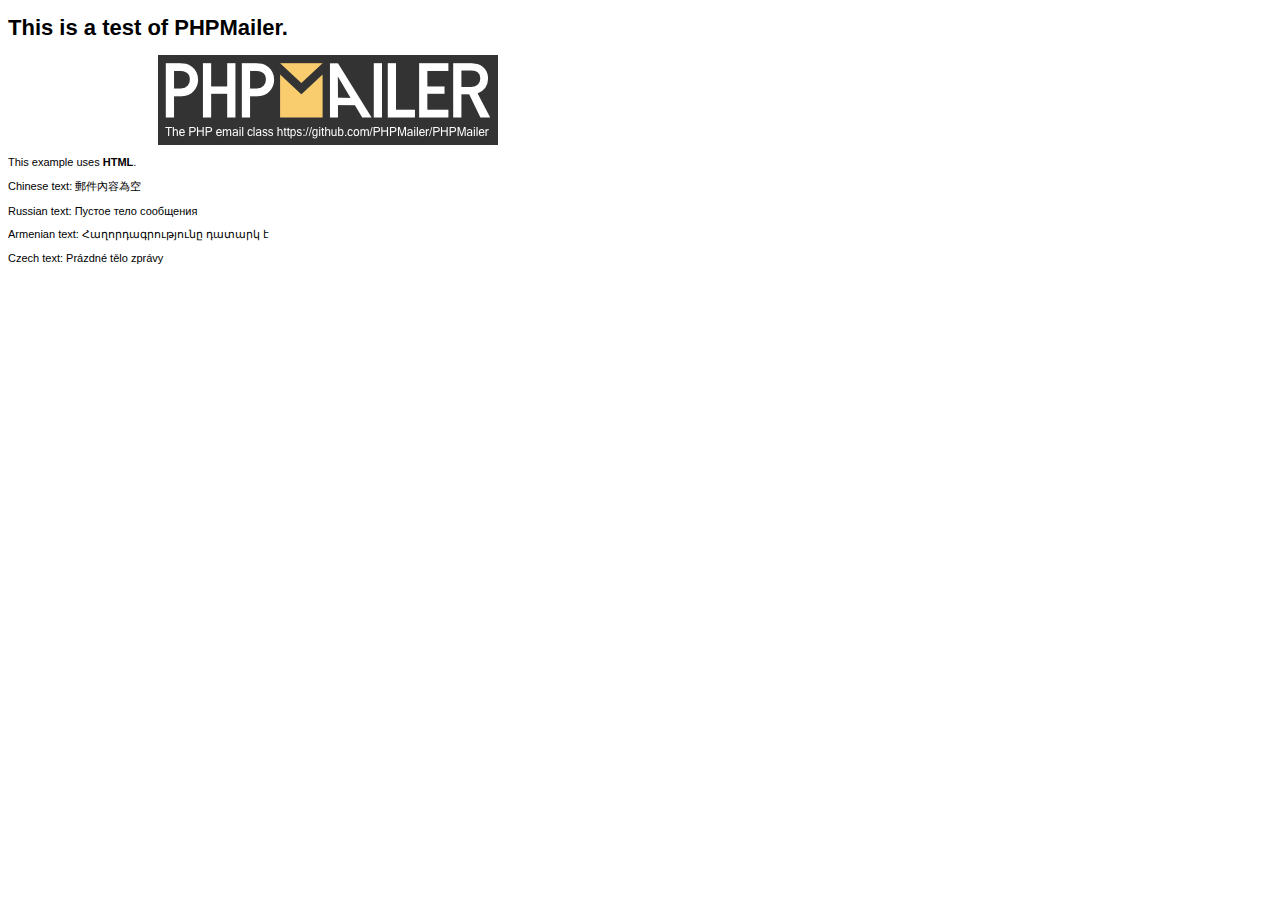
<file: examples/contentsutf8.html>
<!DOCTYPE HTML PUBLIC "-//W3C//DTD HTML 4.01 Transitional//EN" "http://www.w3.org/TR/html4/loose.dtd">
<html>
<head>
  <meta http-equiv="Content-Type" content="text/html; charset=utf-8">
  <title>PHPMailer Test</title>
</head>
<body>
<div style="width: 640px; font-family: Arial, Helvetica, sans-serif; font-size: 11px;">
  <h1>This is a test of PHPMailer.</h1>
  <div align="center">
    <a href="https://github.com/PHPMailer/PHPMailer/"><img src="images/phpmailer.png" height="90" width="340" alt="PHPMailer rocks"></a>
  </div>
  <p>This example uses <strong>HTML</strong>.</p>
  <p>Chinese text: 郵件內容為空</p>
  <p>Russian text: Пустое тело сообщения</p>
  <p>Armenian text: Հաղորդագրությունը դատարկ է</p>
  <p>Czech text: Prázdné tělo zprávy</p>
</div>
</body>
</html>
</file>
<file: css/util.css>
/*[ FONT SIZE ]
///////////////////////////////////////////////////////////
*/
.fs-1 {font-size: 1px;}
.fs-2 {font-size: 2px;}
.fs-3 {font-size: 3px;}
.fs-4 {font-size: 4px;}
.fs-5 {font-size: 5px;}
.fs-6 {font-size: 6px;}
.fs-7 {font-size: 7px;}
.fs-8 {font-size: 8px;}
.fs-9 {font-size: 9px;}
.fs-10 {font-size: 10px;}
.fs-11 {font-size: 11px;}
.fs-12 {font-size: 12px;}
.fs-13 {font-size: 13px;}
.fs-14 {font-size: 14px;}
.fs-15 {font-size: 15px;}
.fs-16 {font-size: 16px;}
.fs-17 {font-size: 17px;}
.fs-18 {font-size: 18px;}
.fs-19 {font-size: 19px;}
.fs-20 {font-size: 20px;}
.fs-21 {font-size: 21px;}
.fs-22 {font-size: 22px;}
.fs-23 {font-size: 23px;}
.fs-24 {font-size: 24px;}
.fs-25 {font-size: 25px;}
.fs-26 {font-size: 26px;}
.fs-27 {font-size: 27px;}
.fs-28 {font-size: 28px;}
.fs-29 {font-size: 29px;}
.fs-30 {font-size: 30px;}
.fs-31 {font-size: 31px;}
.fs-32 {font-size: 32px;}
.fs-33 {font-size: 33px;}
.fs-34 {font-size: 34px;}
.fs-35 {font-size: 35px;}
.fs-36 {font-size: 36px;}
.fs-37 {font-size: 37px;}
.fs-38 {font-size: 38px;}
.fs-39 {font-size: 39px;}
.fs-40 {font-size: 40px;}
.fs-41 {font-size: 41px;}
.fs-42 {font-size: 42px;}
.fs-43 {font-size: 43px;}
.fs-44 {font-size: 44px;}
.fs-45 {font-size: 45px;}
.fs-46 {font-size: 46px;}
.fs-47 {font-size: 47px;}
.fs-48 {font-size: 48px;}
.fs-49 {font-size: 49px;}
.fs-50 {font-size: 50px;}
.fs-51 {font-size: 51px;}
.fs-52 {font-size: 52px;}
.fs-53 {font-size: 53px;}
.fs-54 {font-size: 54px;}
.fs-55 {font-size: 55px;}
.fs-56 {font-size: 56px;}
.fs-57 {font-size: 57px;}
.fs-58 {font-size: 58px;}
.fs-59 {font-size: 59px;}
.fs-60 {font-size: 60px;}
.fs-61 {font-size: 61px;}
.fs-62 {font-size: 62px;}
.fs-63 {font-size: 63px;}
.fs-64 {font-size: 64px;}
.fs-65 {font-size: 65px;}
.fs-66 {font-size: 66px;}
.fs-67 {font-size: 67px;}
.fs-68 {font-size: 68px;}
.fs-69 {font-size: 69px;}
.fs-70 {font-size: 70px;}
.fs-71 {font-size: 71px;}
.fs-72 {font-size: 72px;}
.fs-73 {font-size: 73px;}
.fs-74 {font-size: 74px;}
.fs-75 {font-size: 75px;}
.fs-76 {font-size: 76px;}
.fs-77 {font-size: 77px;}
.fs-78 {font-size: 78px;}
.fs-79 {font-size: 79px;}
.fs-80 {font-size: 80px;}
.fs-81 {font-size: 81px;}
.fs-82 {font-size: 82px;}
.fs-83 {font-size: 83px;}
.fs-84 {font-size: 84px;}
.fs-85 {font-size: 85px;}
.fs-86 {font-size: 86px;}
.fs-87 {font-size: 87px;}
.fs-88 {font-size: 88px;}
.fs-89 {font-size: 89px;}
.fs-90 {font-size: 90px;}
.fs-91 {font-size: 91px;}
.fs-92 {font-size: 92px;}
.fs-93 {font-size: 93px;}
.fs-94 {font-size: 94px;}
.fs-95 {font-size: 95px;}
.fs-96 {font-size: 96px;}
.fs-97 {font-size: 97px;}
.fs-98 {font-size: 98px;}
.fs-99 {font-size: 99px;}
.fs-100 {font-size: 100px;}
.fs-101 {font-size: 101px;}
.fs-102 {font-size: 102px;}
.fs-103 {font-size: 103px;}
.fs-104 {font-size: 104px;}
.fs-105 {font-size: 105px;}
.fs-106 {font-size: 106px;}
.fs-107 {font-size: 107px;}
.fs-108 {font-size: 108px;}
.fs-109 {font-size: 109px;}
.fs-110 {font-size: 110px;}
.fs-111 {font-size: 111px;}
.fs-112 {font-size: 112px;}
.fs-113 {font-size: 113px;}
.fs-114 {font-size: 114px;}
.fs-115 {font-size: 115px;}
.fs-116 {font-size: 116px;}
.fs-117 {font-size: 117px;}
.fs-118 {font-size: 118px;}
.fs-119 {font-size: 119px;}
.fs-120 {font-size: 120px;}
.fs-121 {font-size: 121px;}
.fs-122 {font-size: 122px;}
.fs-123 {font-size: 123px;}
.fs-124 {font-size: 124px;}
.fs-125 {font-size: 125px;}
.fs-126 {font-size: 126px;}
.fs-127 {font-size: 127px;}
.fs-128 {font-size: 128px;}
.fs-129 {font-size: 129px;}
.fs-130 {font-size: 130px;}
.fs-131 {font-size: 131px;}
.fs-132 {font-size: 132px;}
.fs-133 {font-size: 133px;}
.fs-134 {font-size: 134px;}
.fs-135 {font-size: 135px;}
.fs-136 {font-size: 136px;}
.fs-137 {font-size: 137px;}
.fs-138 {font-size: 138px;}
.fs-139 {font-size: 139px;}
.fs-140 {font-size: 140px;}
.fs-141 {font-size: 141px;}
.fs-142 {font-size: 142px;}
.fs-143 {font-size: 143px;}
.fs-144 {font-size: 144px;}
.fs-145 {font-size: 145px;}
.fs-146 {font-size: 146px;}
.fs-147 {font-size: 147px;}
.fs-148 {font-size: 148px;}
.fs-149 {font-size: 149px;}
.fs-150 {font-size: 150px;}
.fs-151 {font-size: 151px;}
.fs-152 {font-size: 152px;}
.fs-153 {font-size: 153px;}
.fs-154 {font-size: 154px;}
.fs-155 {font-size: 155px;}
.fs-156 {font-size: 156px;}
.fs-157 {font-size: 157px;}
.fs-158 {font-size: 158px;}
.fs-159 {font-size: 159px;}
.fs-160 {font-size: 160px;}
.fs-161 {font-size: 161px;}
.fs-162 {font-size: 162px;}
.fs-163 {font-size: 163px;}
.fs-164 {font-size: 164px;}
.fs-165 {font-size: 165px;}
.fs-166 {font-size: 166px;}
.fs-167 {font-size: 167px;}
.fs-168 {font-size: 168px;}
.fs-169 {font-size: 169px;}
.fs-170 {font-size: 170px;}
.fs-171 {font-size: 171px;}
.fs-172 {font-size: 172px;}
.fs-173 {font-size: 173px;}
.fs-174 {font-size: 174px;}
.fs-175 {font-size: 175px;}
.fs-176 {font-size: 176px;}
.fs-177 {font-size: 177px;}
.fs-178 {font-size: 178px;}
.fs-179 {font-size: 179px;}
.fs-180 {font-size: 180px;}
.fs-181 {font-size: 181px;}
.fs-182 {font-size: 182px;}
.fs-183 {font-size: 183px;}
.fs-184 {font-size: 184px;}
.fs-185 {font-size: 185px;}
.fs-186 {font-size: 186px;}
.fs-187 {font-size: 187px;}
.fs-188 {font-size: 188px;}
.fs-189 {font-size: 189px;}
.fs-190 {font-size: 190px;}
.fs-191 {font-size: 191px;}
.fs-192 {font-size: 192px;}
.fs-193 {font-size: 193px;}
.fs-194 {font-size: 194px;}
.fs-195 {font-size: 195px;}
.fs-196 {font-size: 196px;}
.fs-197 {font-size: 197px;}
.fs-198 {font-size: 198px;}
.fs-199 {font-size: 199px;}
.fs-200 {font-size: 200px;}

/*[ PADDING ]
///////////////////////////////////////////////////////////
*/
.p-t-0 {padding-top: 0px;}
.p-t-1 {padding-top: 1px;}
.p-t-2 {padding-top: 2px;}
.p-t-3 {padding-top: 3px;}
.p-t-4 {padding-top: 4px;}
.p-t-5 {padding-top: 5px;}
.p-t-6 {padding-top: 6px;}
.p-t-7 {padding-top: 7px;}
.p-t-8 {padding-top: 8px;}
.p-t-9 {padding-top: 9px;}
.p-t-10 {padding-top: 10px;}
.p-t-11 {padding-top: 11px;}
.p-t-12 {padding-top: 12px;}
.p-t-13 {padding-top: 13px;}
.p-t-14 {padding-top: 14px;}
.p-t-15 {padding-top: 15px;}
.p-t-16 {padding-top: 16px;}
.p-t-17 {padding-top: 17px;}
.p-t-18 {padding-top: 18px;}
.p-t-19 {padding-top: 19px;}
.p-t-20 {padding-top: 20px;}
.p-t-21 {padding-top: 21px;}
.p-t-22 {padding-top: 22px;}
.p-t-23 {padding-top: 23px;}
.p-t-24 {padding-top: 24px;}
.p-t-25 {padding-top: 25px;}
.p-t-26 {padding-top: 26px;}
.p-t-27 {padding-top: 27px;}
.p-t-28 {padding-top: 28px;}
.p-t-29 {padding-top: 29px;}
.p-t-30 {padding-top: 30px;}
.p-t-31 {padding-top: 31px;}
.p-t-32 {padding-top: 32px;}
.p-t-33 {padding-top: 33px;}
.p-t-34 {padding-top: 34px;}
.p-t-35 {padding-top: 35px;}
.p-t-36 {padding-top: 36px;}
.p-t-37 {padding-top: 37px;}
.p-t-38 {padding-top: 38px;}
.p-t-39 {padding-top: 39px;}
.p-t-40 {padding-top: 40px;}
.p-t-41 {padding-top: 41px;}
.p-t-42 {padding-top: 42px;}
.p-t-43 {padding-top: 43px;}
.p-t-44 {padding-top: 44px;}
.p-t-45 {padding-top: 45px;}
.p-t-46 {padding-top: 46px;}
.p-t-47 {padding-top: 47px;}
.p-t-48 {padding-top: 48px;}
.p-t-49 {padding-top: 49px;}
.p-t-50 {padding-top: 50px;}
.p-t-51 {padding-top: 51px;}
.p-t-52 {padding-top: 52px;}
.p-t-53 {padding-top: 53px;}
.p-t-54 {padding-top: 54px;}
.p-t-55 {padding-top: 55px;}
.p-t-56 {padding-top: 56px;}
.p-t-57 {padding-top: 57px;}
.p-t-58 {padding-top: 58px;}
.p-t-59 {padding-top: 59px;}
.p-t-60 {padding-top: 60px;}
.p-t-61 {padding-top: 61px;}
.p-t-62 {padding-top: 62px;}
.p-t-63 {padding-top: 63px;}
.p-t-64 {padding-top: 64px;}
.p-t-65 {padding-top: 65px;}
.p-t-66 {padding-top: 66px;}
.p-t-67 {padding-top: 67px;}
.p-t-68 {padding-top: 68px;}
.p-t-69 {padding-top: 69px;}
.p-t-70 {padding-top: 70px;}
.p-t-71 {padding-top: 71px;}
.p-t-72 {padding-top: 72px;}
.p-t-73 {padding-top: 73px;}
.p-t-74 {padding-top: 74px;}
.p-t-75 {padding-top: 75px;}
.p-t-76 {padding-top: 76px;}
.p-t-77 {padding-top: 77px;}
.p-t-78 {padding-top: 78px;}
.p-t-79 {padding-top: 79px;}
.p-t-80 {padding-top: 80px;}
.p-t-81 {padding-top: 81px;}
.p-t-82 {padding-top: 82px;}
.p-t-83 {padding-top: 83px;}
.p-t-84 {padding-top: 84px;}
.p-t-85 {padding-top: 85px;}
.p-t-86 {padding-top: 86px;}
.p-t-87 {padding-top: 87px;}
.p-t-88 {padding-top: 88px;}
.p-t-89 {padding-top: 89px;}
.p-t-90 {padding-top: 90px;}
.p-t-91 {padding-top: 91px;}
.p-t-92 {padding-top: 92px;}
.p-t-93 {padding-top: 93px;}
.p-t-94 {padding-top: 94px;}
.p-t-95 {padding-top: 95px;}
.p-t-96 {padding-top: 96px;}
.p-t-97 {padding-top: 97px;}
.p-t-98 {padding-top: 98px;}
.p-t-99 {padding-top: 99px;}
.p-t-100 {padding-top: 100px;}
.p-t-101 {padding-top: 101px;}
.p-t-102 {padding-top: 102px;}
.p-t-103 {padding-top: 103px;}
.p-t-104 {padding-top: 104px;}
.p-t-105 {padding-top: 105px;}
.p-t-106 {padding-top: 106px;}
.p-t-107 {padding-top: 107px;}
.p-t-108 {padding-top: 108px;}
.p-t-109 {padding-top: 109px;}
.p-t-110 {padding-top: 110px;}
.p-t-111 {padding-top: 111px;}
.p-t-112 {padding-top: 112px;}
.p-t-113 {padding-top: 113px;}
.p-t-114 {padding-top: 114px;}
.p-t-115 {padding-top: 115px;}
.p-t-116 {padding-top: 116px;}
.p-t-117 {padding-top: 117px;}
.p-t-118 {padding-top: 118px;}
.p-t-119 {padding-top: 119px;}
.p-t-120 {padding-top: 120px;}
.p-t-121 {padding-top: 121px;}
.p-t-122 {padding-top: 122px;}
.p-t-123 {padding-top: 123px;}
.p-t-124 {padding-top: 124px;}
.p-t-125 {padding-top: 125px;}
.p-t-126 {padding-top: 126px;}
.p-t-127 {padding-top: 127px;}
.p-t-128 {padding-top: 128px;}
.p-t-129 {padding-top: 129px;}
.p-t-130 {padding-top: 130px;}
.p-t-131 {padding-top: 131px;}
.p-t-132 {padding-top: 132px;}
.p-t-133 {padding-top: 133px;}
.p-t-134 {padding-top: 134px;}
.p-t-135 {padding-top: 135px;}
.p-t-136 {padding-top: 136px;}
.p-t-137 {padding-top: 137px;}
.p-t-138 {padding-top: 138px;}
.p-t-139 {padding-top: 139px;}
.p-t-140 {padding-top: 140px;}
.p-t-141 {padding-top: 141px;}
.p-t-142 {padding-top: 142px;}
.p-t-143 {padding-top: 143px;}
.p-t-144 {padding-top: 144px;}
.p-t-145 {padding-top: 145px;}
.p-t-146 {padding-top: 146px;}
.p-t-147 {padding-top: 147px;}
.p-t-148 {padding-top: 148px;}
.p-t-149 {padding-top: 149px;}
.p-t-150 {padding-top: 150px;}
.p-t-151 {padding-top: 151px;}
.p-t-152 {padding-top: 152px;}
.p-t-153 {padding-top: 153px;}
.p-t-154 {padding-top: 154px;}
.p-t-155 {padding-top: 155px;}
.p-t-156 {padding-top: 156px;}
.p-t-157 {padding-top: 157px;}
.p-t-158 {padding-top: 158px;}
.p-t-159 {padding-top: 159px;}
.p-t-160 {padding-top: 160px;}
.p-t-161 {padding-top: 161px;}
.p-t-162 {padding-top: 162px;}
.p-t-163 {padding-top: 163px;}
.p-t-164 {padding-top: 164px;}
.p-t-165 {padding-top: 165px;}
.p-t-166 {padding-top: 166px;}
.p-t-167 {padding-top: 167px;}
.p-t-168 {padding-top: 168px;}
.p-t-169 {padding-top: 169px;}
.p-t-170 {padding-top: 170px;}
.p-t-171 {padding-top: 171px;}
.p-t-172 {padding-top: 172px;}
.p-t-173 {padding-top: 173px;}
.p-t-174 {padding-top: 174px;}
.p-t-175 {padding-top: 175px;}
.p-t-176 {padding-top: 176px;}
.p-t-177 {padding-top: 177px;}
.p-t-178 {padding-top: 178px;}
.p-t-179 {padding-top: 179px;}
.p-t-180 {padding-top: 180px;}
.p-t-181 {padding-top: 181px;}
.p-t-182 {padding-top: 182px;}
.p-t-183 {padding-top: 183px;}
.p-t-184 {padding-top: 184px;}
.p-t-185 {padding-top: 185px;}
.p-t-186 {padding-top: 186px;}
.p-t-187 {padding-top: 187px;}
.p-t-188 {padding-top: 188px;}
.p-t-189 {padding-top: 189px;}
.p-t-190 {padding-top: 190px;}
.p-t-191 {padding-top: 191px;}
.p-t-192 {padding-top: 192px;}
.p-t-193 {padding-top: 193px;}
.p-t-194 {padding-top: 194px;}
.p-t-195 {padding-top: 195px;}
.p-t-196 {padding-top: 196px;}
.p-t-197 {padding-top: 197px;}
.p-t-198 {padding-top: 198px;}
.p-t-199 {padding-top: 199px;}
.p-t-200 {padding-top: 200px;}
.p-t-201 {padding-top: 201px;}
.p-t-202 {padding-top: 202px;}
.p-t-203 {padding-top: 203px;}
.p-t-204 {padding-top: 204px;}
.p-t-205 {padding-top: 205px;}
.p-t-206 {padding-top: 206px;}
.p-t-207 {padding-top: 207px;}
.p-t-208 {padding-top: 208px;}
.p-t-209 {padding-top: 209px;}
.p-t-210 {padding-top: 210px;}
.p-t-211 {padding-top: 211px;}
.p-t-212 {padding-top: 212px;}
.p-t-213 {padding-top: 213px;}
.p-t-214 {padding-top: 214px;}
.p-t-215 {padding-top: 215px;}
.p-t-216 {padding-top: 216px;}
.p-t-217 {padding-top: 217px;}
.p-t-218 {padding-top: 218px;}
.p-t-219 {padding-top: 219px;}
.p-t-220 {padding-top: 220px;}
.p-t-221 {padding-top: 221px;}
.p-t-222 {padding-top: 222px;}
.p-t-223 {padding-top: 223px;}
.p-t-224 {padding-top: 224px;}
.p-t-225 {padding-top: 225px;}
.p-t-226 {padding-top: 226px;}
.p-t-227 {padding-top: 227px;}
.p-t-228 {padding-top: 228px;}
.p-t-229 {padding-top: 229px;}
.p-t-230 {padding-top: 230px;}
.p-t-231 {padding-top: 231px;}
.p-t-232 {padding-top: 232px;}
.p-t-233 {padding-top: 233px;}
.p-t-234 {padding-top: 234px;}
.p-t-235 {padding-top: 235px;}
.p-t-236 {padding-top: 236px;}
.p-t-237 {padding-top: 237px;}
.p-t-238 {padding-top: 238px;}
.p-t-239 {padding-top: 239px;}
.p-t-240 {padding-top: 240px;}
.p-t-241 {padding-top: 241px;}
.p-t-242 {padding-top: 242px;}
.p-t-243 {padding-top: 243px;}
.p-t-244 {padding-top: 244px;}
.p-t-245 {padding-top: 245px;}
.p-t-246 {padding-top: 246px;}
.p-t-247 {padding-top: 247px;}
.p-t-248 {padding-top: 248px;}
.p-t-249 {padding-top: 249px;}
.p-t-250 {padding-top: 250px;}
.p-b-0 {padding-bottom: 0px;}
.p-b-1 {padding-bottom: 1px;}
.p-b-2 {padding-bottom: 2px;}
.p-b-3 {padding-bottom: 3px;}
.p-b-4 {padding-bottom: 4px;}
.p-b-5 {padding-bottom: 5px;}
.p-b-6 {padding-bottom: 6px;}
.p-b-7 {padding-bottom: 7px;}
.p-b-8 {padding-bottom: 8px;}
.p-b-9 {padding-bottom: 9px;}
.p-b-10 {padding-bottom: 10px;}
.p-b-11 {padding-bottom: 11px;}
.p-b-12 {padding-bottom: 12px;}
.p-b-13 {padding-bottom: 13px;}
.p-b-14 {padding-bottom: 14px;}
.p-b-15 {padding-bottom: 15px;}
.p-b-16 {padding-bottom: 16px;}
.p-b-17 {padding-bottom: 17px;}
.p-b-18 {padding-bottom: 18px;}
.p-b-19 {padding-bottom: 19px;}
.p-b-20 {padding-bottom: 20px;}
.p-b-21 {padding-bottom: 21px;}
.p-b-22 {padding-bottom: 22px;}
.p-b-23 {padding-bottom: 23px;}
.p-b-24 {padding-bottom: 24px;}
.p-b-25 {padding-bottom: 25px;}
.p-b-26 {padding-bottom: 26px;}
.p-b-27 {padding-bottom: 27px;}
.p-b-28 {padding-bottom: 28px;}
.p-b-29 {padding-bottom: 29px;}
.p-b-30 {padding-bottom: 30px;}
.p-b-31 {padding-bottom: 31px;}
.p-b-32 {padding-bottom: 32px;}
.p-b-33 {padding-bottom: 33px;}
.p-b-34 {padding-bottom: 34px;}
.p-b-35 {padding-bottom: 35px;}
.p-b-36 {padding-bottom: 36px;}
.p-b-37 {padding-bottom: 37px;}
.p-b-38 {padding-bottom: 38px;}
.p-b-39 {padding-bottom: 39px;}
.p-b-40 {padding-bottom: 40px;}
.p-b-41 {padding-bottom: 41px;}
.p-b-42 {padding-bottom: 42px;}
.p-b-43 {padding-bottom: 43px;}
.p-b-44 {padding-bottom: 44px;}
.p-b-45 {padding-bottom: 45px;}
.p-b-46 {padding-bottom: 46px;}
.p-b-47 {padding-bottom: 47px;}
.p-b-48 {padding-bottom: 48px;}
.p-b-49 {padding-bottom: 49px;}
.p-b-50 {padding-bottom: 50px;}
.p-b-51 {padding-bottom: 51px;}
.p-b-52 {padding-bottom: 52px;}
.p-b-53 {padding-bottom: 53px;}
.p-b-54 {padding-bottom: 54px;}
.p-b-55 {padding-bottom: 55px;}
.p-b-56 {padding-bottom: 56px;}
.p-b-57 {padding-bottom: 57px;}
.p-b-58 {padding-bottom: 58px;}
.p-b-59 {padding-bottom: 59px;}
.p-b-60 {padding-bottom: 60px;}
.p-b-61 {padding-bottom: 61px;}
.p-b-62 {padding-bottom: 62px;}
.p-b-63 {padding-bottom: 63px;}
.p-b-64 {padding-bottom: 64px;}
.p-b-65 {padding-bottom: 65px;}
.p-b-66 {padding-bottom: 66px;}
.p-b-67 {padding-bottom: 67px;}
.p-b-68 {padding-bottom: 68px;}
.p-b-69 {padding-bottom: 69px;}
.p-b-70 {padding-bottom: 70px;}
.p-b-71 {padding-bottom: 71px;}
.p-b-72 {padding-bottom: 72px;}
.p-b-73 {padding-bottom: 73px;}
.p-b-74 {padding-bottom: 74px;}
.p-b-75 {padding-bottom: 75px;}
.p-b-76 {padding-bottom: 76px;}
.p-b-77 {padding-bottom: 77px;}
.p-b-78 {padding-bottom: 78px;}
.p-b-79 {padding-bottom: 79px;}
.p-b-80 {padding-bottom: 80px;}
.p-b-81 {padding-bottom: 81px;}
.p-b-82 {padding-bottom: 82px;}
.p-b-83 {padding-bottom: 83px;}
.p-b-84 {padding-bottom: 84px;}
.p-b-85 {padding-bottom: 85px;}
.p-b-86 {padding-bottom: 86px;}
.p-b-87 {padding-bottom: 87px;}
.p-b-88 {padding-bottom: 88px;}
.p-b-89 {padding-bottom: 89px;}
.p-b-90 {padding-bottom: 90px;}
.p-b-91 {padding-bottom: 91px;}
.p-b-92 {padding-bottom: 92px;}
.p-b-93 {padding-bottom: 93px;}
.p-b-94 {padding-bottom: 94px;}
.p-b-95 {padding-bottom: 95px;}
.p-b-96 {padding-bottom: 96px;}
.p-b-97 {padding-bottom: 97px;}
.p-b-98 {padding-bottom: 98px;}
.p-b-99 {padding-bottom: 99px;}
.p-b-100 {padding-bottom: 100px;}
.p-b-101 {padding-bottom: 101px;}
.p-b-102 {padding-bottom: 102px;}
.p-b-103 {padding-bottom: 103px;}
.p-b-104 {padding-bottom: 104px;}
.p-b-105 {padding-bottom: 105px;}
.p-b-106 {padding-bottom: 106px;}
.p-b-107 {padding-bottom: 107px;}
.p-b-108 {padding-bottom: 108px;}
.p-b-109 {padding-bottom: 109px;}
.p-b-110 {padding-bottom: 110px;}
.p-b-111 {padding-bottom: 111px;}
.p-b-112 {padding-bottom: 112px;}
.p-b-113 {padding-bottom: 113px;}
.p-b-114 {padding-bottom: 114px;}
.p-b-115 {padding-bottom: 115px;}
.p-b-116 {padding-bottom: 116px;}
.p-b-117 {padding-bottom: 117px;}
.p-b-118 {padding-bottom: 118px;}
.p-b-119 {padding-bottom: 119px;}
.p-b-120 {padding-bottom: 120px;}
.p-b-121 {padding-bottom: 121px;}
.p-b-122 {padding-bottom: 122px;}
.p-b-123 {padding-bottom: 123px;}
.p-b-124 {padding-bottom: 124px;}
.p-b-125 {padding-bottom: 125px;}
.p-b-126 {padding-bottom: 126px;}
.p-b-127 {padding-bottom: 127px;}
.p-b-128 {padding-bottom: 128px;}
.p-b-129 {padding-bottom: 129px;}
.p-b-130 {padding-bottom: 130px;}
.p-b-131 {padding-bottom: 131px;}
.p-b-132 {padding-bottom: 132px;}
.p-b-133 {padding-bottom: 133px;}
.p-b-134 {padding-bottom: 134px;}
.p-b-135 {padding-bottom: 135px;}
.p-b-136 {padding-bottom: 136px;}
.p-b-137 {padding-bottom: 137px;}
.p-b-138 {padding-bottom: 138px;}
.p-b-139 {padding-bottom: 139px;}
.p-b-140 {padding-bottom: 140px;}
.p-b-141 {padding-bottom: 141px;}
.p-b-142 {padding-bottom: 142px;}
.p-b-143 {padding-bottom: 143px;}
.p-b-144 {padding-bottom: 144px;}
.p-b-145 {padding-bottom: 145px;}
.p-b-146 {padding-bottom: 146px;}
.p-b-147 {padding-bottom: 147px;}
.p-b-148 {padding-bottom: 148px;}
.p-b-149 {padding-bottom: 149px;}
.p-b-150 {padding-bottom: 150px;}
.p-b-151 {padding-bottom: 151px;}
.p-b-152 {padding-bottom: 152px;}
.p-b-153 {padding-bottom: 153px;}
.p-b-154 {padding-bottom: 154px;}
.p-b-155 {padding-bottom: 155px;}
.p-b-156 {padding-bottom: 156px;}
.p-b-157 {padding-bottom: 157px;}
.p-b-158 {padding-bottom: 158px;}
.p-b-159 {padding-bottom: 159px;}
.p-b-160 {padding-bottom: 160px;}
.p-b-161 {padding-bottom: 161px;}
.p-b-162 {padding-bottom: 162px;}
.p-b-163 {padding-bottom: 163px;}
.p-b-164 {padding-bottom: 164px;}
.p-b-165 {padding-bottom: 165px;}
.p-b-166 {padding-bottom: 166px;}
.p-b-167 {padding-bottom: 167px;}
.p-b-168 {padding-bottom: 168px;}
.p-b-169 {padding-bottom: 169px;}
.p-b-170 {padding-bottom: 170px;}
.p-b-171 {padding-bottom: 171px;}
.p-b-172 {padding-bottom: 172px;}
.p-b-173 {padding-bottom: 173px;}
.p-b-174 {padding-bottom: 174px;}
.p-b-175 {padding-bottom: 175px;}
.p-b-176 {padding-bottom: 176px;}
.p-b-177 {padding-bottom: 177px;}
.p-b-178 {padding-bottom: 178px;}
.p-b-179 {padding-bottom: 179px;}
.p-b-180 {padding-bottom: 180px;}
.p-b-181 {padding-bottom: 181px;}
.p-b-182 {padding-bottom: 182px;}
.p-b-183 {padding-bottom: 183px;}
.p-b-184 {padding-bottom: 184px;}
.p-b-185 {padding-bottom: 185px;}
.p-b-186 {padding-bottom: 186px;}
.p-b-187 {padding-bottom: 187px;}
.p-b-188 {padding-bottom: 188px;}
.p-b-189 {padding-bottom: 189px;}
.p-b-190 {padding-bottom: 190px;}
.p-b-191 {padding-bottom: 191px;}
.p-b-192 {padding-bottom: 192px;}
.p-b-193 {padding-bottom: 193px;}
.p-b-194 {padding-bottom: 194px;}
.p-b-195 {padding-bottom: 195px;}
.p-b-196 {padding-bottom: 196px;}
.p-b-197 {padding-bottom: 197px;}
.p-b-198 {padding-bottom: 198px;}
.p-b-199 {padding-bottom: 199px;}
.p-b-200 {padding-bottom: 200px;}
.p-b-201 {padding-bottom: 201px;}
.p-b-202 {padding-bottom: 202px;}
.p-b-203 {padding-bottom: 203px;}
.p-b-204 {padding-bottom: 204px;}
.p-b-205 {padding-bottom: 205px;}
.p-b-206 {padding-bottom: 206px;}
.p-b-207 {padding-bottom: 207px;}
.p-b-208 {padding-bottom: 208px;}
.p-b-209 {padding-bottom: 209px;}
.p-b-210 {padding-bottom: 210px;}
.p-b-211 {padding-bottom: 211px;}
.p-b-212 {padding-bottom: 212px;}
.p-b-213 {padding-bottom: 213px;}
.p-b-214 {padding-bottom: 214px;}
.p-b-215 {padding-bottom: 215px;}
.p-b-216 {padding-bottom: 216px;}
.p-b-217 {padding-bottom: 217px;}
.p-b-218 {padding-bottom: 218px;}
.p-b-219 {padding-bottom: 219px;}
.p-b-220 {padding-bottom: 220px;}
.p-b-221 {padding-bottom: 221px;}
.p-b-222 {padding-bottom: 222px;}
.p-b-223 {padding-bottom: 223px;}
.p-b-224 {padding-bottom: 224px;}
.p-b-225 {padding-bottom: 225px;}
.p-b-226 {padding-bottom: 226px;}
.p-b-227 {padding-bottom: 227px;}
.p-b-228 {padding-bottom: 228px;}
.p-b-229 {padding-bottom: 229px;}
.p-b-230 {padding-bottom: 230px;}
.p-b-231 {padding-bottom: 231px;}
.p-b-232 {padding-bottom: 232px;}
.p-b-233 {padding-bottom: 233px;}
.p-b-234 {padding-bottom: 234px;}
.p-b-235 {padding-bottom: 235px;}
.p-b-236 {padding-bottom: 236px;}
.p-b-237 {padding-bottom: 237px;}
.p-b-238 {padding-bottom: 238px;}
.p-b-239 {padding-bottom: 239px;}
.p-b-240 {padding-bottom: 240px;}
.p-b-241 {padding-bottom: 241px;}
.p-b-242 {padding-bottom: 242px;}
.p-b-243 {padding-bottom: 243px;}
.p-b-244 {padding-bottom: 244px;}
.p-b-245 {padding-bottom: 245px;}
.p-b-246 {padding-bottom: 246px;}
.p-b-247 {padding-bottom: 247px;}
.p-b-248 {padding-bottom: 248px;}
.p-b-249 {padding-bottom: 249px;}
.p-b-250 {padding-bottom: 250px;}
.p-l-0 {padding-left: 0px;}
.p-l-1 {padding-left: 1px;}
.p-l-2 {padding-left: 2px;}
.p-l-3 {padding-left: 3px;}
.p-l-4 {padding-left: 4px;}
.p-l-5 {padding-left: 5px;}
.p-l-6 {padding-left: 6px;}
.p-l-7 {padding-left: 7px;}
.p-l-8 {padding-left: 8px;}
.p-l-9 {padding-left: 9px;}
.p-l-10 {padding-left: 10px;}
.p-l-11 {padding-left: 11px;}
.p-l-12 {padding-left: 12px;}
.p-l-13 {padding-left: 13px;}
.p-l-14 {padding-left: 14px;}
.p-l-15 {padding-left: 15px;}
.p-l-16 {padding-left: 16px;}
.p-l-17 {padding-left: 17px;}
.p-l-18 {padding-left: 18px;}
.p-l-19 {padding-left: 19px;}
.p-l-20 {padding-left: 20px;}
.p-l-21 {padding-left: 21px;}
.p-l-22 {padding-left: 22px;}
.p-l-23 {padding-left: 23px;}
.p-l-24 {padding-left: 24px;}
.p-l-25 {padding-left: 25px;}
.p-l-26 {padding-left: 26px;}
.p-l-27 {padding-left: 27px;}
.p-l-28 {padding-left: 28px;}
.p-l-29 {padding-left: 29px;}
.p-l-30 {padding-left: 30px;}
.p-l-31 {padding-left: 31px;}
.p-l-32 {padding-left: 32px;}
.p-l-33 {padding-left: 33px;}
.p-l-34 {padding-left: 34px;}
.p-l-35 {padding-left: 35px;}
.p-l-36 {padding-left: 36px;}
.p-l-37 {padding-left: 37px;}
.p-l-38 {padding-left: 38px;}
.p-l-39 {padding-left: 39px;}
.p-l-40 {padding-left: 40px;}
.p-l-41 {padding-left: 41px;}
.p-l-42 {padding-left: 42px;}
.p-l-43 {padding-left: 43px;}
.p-l-44 {padding-left: 44px;}
.p-l-45 {padding-left: 45px;}
.p-l-46 {padding-left: 46px;}
.p-l-47 {padding-left: 47px;}
.p-l-48 {padding-left: 48px;}
.p-l-49 {padding-left: 49px;}
.p-l-50 {padding-left: 50px;}
.p-l-51 {padding-left: 51px;}
.p-l-52 {padding-left: 52px;}
.p-l-53 {padding-left: 53px;}
.p-l-54 {padding-left: 54px;}
.p-l-55 {padding-left: 55px;}
.p-l-56 {padding-left: 56px;}
.p-l-57 {padding-left: 57px;}
.p-l-58 {padding-left: 58px;}
.p-l-59 {padding-left: 59px;}
.p-l-60 {padding-left: 60px;}
.p-l-61 {padding-left: 61px;}
.p-l-62 {padding-left: 62px;}
.p-l-63 {padding-left: 63px;}
.p-l-64 {padding-left: 64px;}
.p-l-65 {padding-left: 65px;}
.p-l-66 {padding-left: 66px;}
.p-l-67 {padding-left: 67px;}
.p-l-68 {padding-left: 68px;}
.p-l-69 {padding-left: 69px;}
.p-l-70 {padding-left: 70px;}
.p-l-71 {padding-left: 71px;}
.p-l-72 {padding-left: 72px;}
.p-l-73 {padding-left: 73px;}
.p-l-74 {padding-left: 74px;}
.p-l-75 {padding-left: 75px;}
.p-l-76 {padding-left: 76px;}
.p-l-77 {padding-left: 77px;}
.p-l-78 {padding-left: 78px;}
.p-l-79 {padding-left: 79px;}
.p-l-80 {padding-left: 80px;}
.p-l-81 {padding-left: 81px;}
.p-l-82 {padding-left: 82px;}
.p-l-83 {padding-left: 83px;}
.p-l-84 {padding-left: 84px;}
.p-l-85 {padding-left: 85px;}
.p-l-86 {padding-left: 86px;}
.p-l-87 {padding-left: 87px;}
.p-l-88 {padding-left: 88px;}
.p-l-89 {padding-left: 89px;}
.p-l-90 {padding-left: 90px;}
.p-l-91 {padding-left: 91px;}
.p-l-92 {padding-left: 92px;}
.p-l-93 {padding-left: 93px;}
.p-l-94 {padding-left: 94px;}
.p-l-95 {padding-left: 95px;}
.p-l-96 {padding-left: 96px;}
.p-l-97 {padding-left: 97px;}
.p-l-98 {padding-left: 98px;}
.p-l-99 {padding-left: 99px;}
.p-l-100 {padding-left: 100px;}
.p-l-101 {padding-left: 101px;}
.p-l-102 {padding-left: 102px;}
.p-l-103 {padding-left: 103px;}
.p-l-104 {padding-left: 104px;}
.p-l-105 {padding-left: 105px;}
.p-l-106 {padding-left: 106px;}
.p-l-107 {padding-left: 107px;}
.p-l-108 {padding-left: 108px;}
.p-l-109 {padding-left: 109px;}
.p-l-110 {padding-left: 110px;}
.p-l-111 {padding-left: 111px;}
.p-l-112 {padding-left: 112px;}
.p-l-113 {padding-left: 113px;}
.p-l-114 {padding-left: 114px;}
.p-l-115 {padding-left: 115px;}
.p-l-116 {padding-left: 116px;}
.p-l-117 {padding-left: 117px;}
.p-l-118 {padding-left: 118px;}
.p-l-119 {padding-left: 119px;}
.p-l-120 {padding-left: 120px;}
.p-l-121 {padding-left: 121px;}
.p-l-122 {padding-left: 122px;}
.p-l-123 {padding-left: 123px;}
.p-l-124 {padding-left: 124px;}
.p-l-125 {padding-left: 125px;}
.p-l-126 {padding-left: 126px;}
.p-l-127 {padding-left: 127px;}
.p-l-128 {padding-left: 128px;}
.p-l-129 {padding-left: 129px;}
.p-l-130 {padding-left: 130px;}
.p-l-131 {padding-left: 131px;}
.p-l-132 {padding-left: 132px;}
.p-l-133 {padding-left: 133px;}
.p-l-134 {padding-left: 134px;}
.p-l-135 {padding-left: 135px;}
.p-l-136 {padding-left: 136px;}
.p-l-137 {padding-left: 137px;}
.p-l-138 {padding-left: 138px;}
.p-l-139 {padding-left: 139px;}
.p-l-140 {padding-left: 140px;}
.p-l-141 {padding-left: 141px;}
.p-l-142 {padding-left: 142px;}
.p-l-143 {padding-left: 143px;}
.p-l-144 {padding-left: 144px;}
.p-l-145 {padding-left: 145px;}
.p-l-146 {padding-left: 146px;}
.p-l-147 {padding-left: 147px;}
.p-l-148 {padding-left: 148px;}
.p-l-149 {padding-left: 149px;}
.p-l-150 {padding-left: 150px;}
.p-l-151 {padding-left: 151px;}
.p-l-152 {padding-left: 152px;}
.p-l-153 {padding-left: 153px;}
.p-l-154 {padding-left: 154px;}
.p-l-155 {padding-left: 155px;}
.p-l-156 {padding-left: 156px;}
.p-l-157 {padding-left: 157px;}
.p-l-158 {padding-left: 158px;}
.p-l-159 {padding-left: 159px;}
.p-l-160 {padding-left: 160px;}
.p-l-161 {padding-left: 161px;}
.p-l-162 {padding-left: 162px;}
.p-l-163 {padding-left: 163px;}
.p-l-164 {padding-left: 164px;}
.p-l-165 {padding-left: 165px;}
.p-l-166 {padding-left: 166px;}
.p-l-167 {padding-left: 167px;}
.p-l-168 {padding-left: 168px;}
.p-l-169 {padding-left: 169px;}
.p-l-170 {padding-left: 170px;}
.p-l-171 {padding-left: 171px;}
.p-l-172 {padding-left: 172px;}
.p-l-173 {padding-left: 173px;}
.p-l-174 {padding-left: 174px;}
.p-l-175 {padding-left: 175px;}
.p-l-176 {padding-left: 176px;}
.p-l-177 {padding-left: 177px;}
.p-l-178 {padding-left: 178px;}
.p-l-179 {padding-left: 179px;}
.p-l-180 {padding-left: 180px;}
.p-l-181 {padding-left: 181px;}
.p-l-182 {padding-left: 182px;}
.p-l-183 {padding-left: 183px;}
.p-l-184 {padding-left: 184px;}
.p-l-185 {padding-left: 185px;}
.p-l-186 {padding-left: 186px;}
.p-l-187 {padding-left: 187px;}
.p-l-188 {padding-left: 188px;}
.p-l-189 {padding-left: 189px;}
.p-l-190 {padding-left: 190px;}
.p-l-191 {padding-left: 191px;}
.p-l-192 {padding-left: 192px;}
.p-l-193 {padding-left: 193px;}
.p-l-194 {padding-left: 194px;}
.p-l-195 {padding-left: 195px;}
.p-l-196 {padding-left: 196px;}
.p-l-197 {padding-left: 197px;}
.p-l-198 {padding-left: 198px;}
.p-l-199 {padding-left: 199px;}
.p-l-200 {padding-left: 200px;}
.p-l-201 {padding-left: 201px;}
.p-l-202 {padding-left: 202px;}
.p-l-203 {padding-left: 203px;}
.p-l-204 {padding-left: 204px;}
.p-l-205 {padding-left: 205px;}
.p-l-206 {padding-left: 206px;}
.p-l-207 {padding-left: 207px;}
.p-l-208 {padding-left: 208px;}
.p-l-209 {padding-left: 209px;}
.p-l-210 {padding-left: 210px;}
.p-l-211 {padding-left: 211px;}
.p-l-212 {padding-left: 212px;}
.p-l-213 {padding-left: 213px;}
.p-l-214 {padding-left: 214px;}
.p-l-215 {padding-left: 215px;}
.p-l-216 {padding-left: 216px;}
.p-l-217 {padding-left: 217px;}
.p-l-218 {padding-left: 218px;}
.p-l-219 {padding-left: 219px;}
.p-l-220 {padding-left: 220px;}
.p-l-221 {padding-left: 221px;}
.p-l-222 {padding-left: 222px;}
.p-l-223 {padding-left: 223px;}
.p-l-224 {padding-left: 224px;}
.p-l-225 {padding-left: 225px;}
.p-l-226 {padding-left: 226px;}
.p-l-227 {padding-left: 227px;}
.p-l-228 {padding-left: 228px;}
.p-l-229 {padding-left: 229px;}
.p-l-230 {padding-left: 230px;}
.p-l-231 {padding-left: 231px;}
.p-l-232 {padding-left: 232px;}
.p-l-233 {padding-left: 233px;}
.p-l-234 {padding-left: 234px;}
.p-l-235 {padding-left: 235px;}
.p-l-236 {padding-left: 236px;}
.p-l-237 {padding-left: 237px;}
.p-l-238 {padding-left: 238px;}
.p-l-239 {padding-left: 239px;}
.p-l-240 {padding-left: 240px;}
.p-l-241 {padding-left: 241px;}
.p-l-242 {padding-left: 242px;}
.p-l-243 {padding-left: 243px;}
.p-l-244 {padding-left: 244px;}
.p-l-245 {padding-left: 245px;}
.p-l-246 {padding-left: 246px;}
.p-l-247 {padding-left: 247px;}
.p-l-248 {padding-left: 248px;}
.p-l-249 {padding-left: 249px;}
.p-l-250 {padding-left: 250px;}
.p-r-0 {padding-right: 0px;}
.p-r-1 {padding-right: 1px;}
.p-r-2 {padding-right: 2px;}
.p-r-3 {padding-right: 3px;}
.p-r-4 {padding-right: 4px;}
.p-r-5 {padding-right: 5px;}
.p-r-6 {padding-right: 6px;}
.p-r-7 {padding-right: 7px;}
.p-r-8 {padding-right: 8px;}
.p-r-9 {padding-right: 9px;}
.p-r-10 {padding-right: 10px;}
.p-r-11 {padding-right: 11px;}
.p-r-12 {padding-right: 12px;}
.p-r-13 {padding-right: 13px;}
.p-r-14 {padding-right: 14px;}
.p-r-15 {padding-right: 15px;}
.p-r-16 {padding-right: 16px;}
.p-r-17 {padding-right: 17px;}
.p-r-18 {padding-right: 18px;}
.p-r-19 {padding-right: 19px;}
.p-r-20 {padding-right: 20px;}
.p-r-21 {padding-right: 21px;}
.p-r-22 {padding-right: 22px;}
.p-r-23 {padding-right: 23px;}
.p-r-24 {padding-right: 24px;}
.p-r-25 {padding-right: 25px;}
.p-r-26 {padding-right: 26px;}
.p-r-27 {padding-right: 27px;}
.p-r-28 {padding-right: 28px;}
.p-r-29 {padding-right: 29px;}
.p-r-30 {padding-right: 30px;}
.p-r-31 {padding-right: 31px;}
.p-r-32 {padding-right: 32px;}
.p-r-33 {padding-right: 33px;}
.p-r-34 {padding-right: 34px;}
.p-r-35 {padding-right: 35px;}
.p-r-36 {padding-right: 36px;}
.p-r-37 {padding-right: 37px;}
.p-r-38 {padding-right: 38px;}
.p-r-39 {padding-right: 39px;}
.p-r-40 {padding-right: 40px;}
.p-r-41 {padding-right: 41px;}
.p-r-42 {padding-right: 42px;}
.p-r-43 {padding-right: 43px;}
.p-r-44 {padding-right: 44px;}
.p-r-45 {padding-right: 45px;}
.p-r-46 {padding-right: 46px;}
.p-r-47 {padding-right: 47px;}
.p-r-48 {padding-right: 48px;}
.p-r-49 {padding-right: 49px;}
.p-r-50 {padding-right: 50px;}
.p-r-51 {padding-right: 51px;}
.p-r-52 {padding-right: 52px;}
.p-r-53 {padding-right: 53px;}
.p-r-54 {padding-right: 54px;}
.p-r-55 {padding-right: 55px;}
.p-r-56 {padding-right: 56px;}
.p-r-57 {padding-right: 57px;}
.p-r-58 {padding-right: 58px;}
.p-r-59 {padding-right: 59px;}
.p-r-60 {padding-right: 60px;}
.p-r-61 {padding-right: 61px;}
.p-r-62 {padding-right: 62px;}
.p-r-63 {padding-right: 63px;}
.p-r-64 {padding-right: 64px;}
.p-r-65 {padding-right: 65px;}
.p-r-66 {padding-right: 66px;}
.p-r-67 {padding-right: 67px;}
.p-r-68 {padding-right: 68px;}
.p-r-69 {padding-right: 69px;}
.p-r-70 {padding-right: 70px;}
.p-r-71 {padding-right: 71px;}
.p-r-72 {padding-right: 72px;}
.p-r-73 {padding-right: 73px;}
.p-r-74 {padding-right: 74px;}
.p-r-75 {padding-right: 75px;}
.p-r-76 {padding-right: 76px;}
.p-r-77 {padding-right: 77px;}
.p-r-78 {padding-right: 78px;}
.p-r-79 {padding-right: 79px;}
.p-r-80 {padding-right: 80px;}
.p-r-81 {padding-right: 81px;}
.p-r-82 {padding-right: 82px;}
.p-r-83 {padding-right: 83px;}
.p-r-84 {padding-right: 84px;}
.p-r-85 {padding-right: 85px;}
.p-r-86 {padding-right: 86px;}
.p-r-87 {padding-right: 87px;}
.p-r-88 {padding-right: 88px;}
.p-r-89 {padding-right: 89px;}
.p-r-90 {padding-right: 90px;}
.p-r-91 {padding-right: 91px;}
.p-r-92 {padding-right: 92px;}
.p-r-93 {padding-right: 93px;}
.p-r-94 {padding-right: 94px;}
.p-r-95 {padding-right: 95px;}
.p-r-96 {padding-right: 96px;}
.p-r-97 {padding-right: 97px;}
.p-r-98 {padding-right: 98px;}
.p-r-99 {padding-right: 99px;}
.p-r-100 {padding-right: 100px;}
.p-r-101 {padding-right: 101px;}
.p-r-102 {padding-right: 102px;}
.p-r-103 {padding-right: 103px;}
.p-r-104 {padding-right: 104px;}
.p-r-105 {padding-right: 105px;}
.p-r-106 {padding-right: 106px;}
.p-r-107 {padding-right: 107px;}
.p-r-108 {padding-right: 108px;}
.p-r-109 {padding-right: 109px;}
.p-r-110 {padding-right: 110px;}
.p-r-111 {padding-right: 111px;}
.p-r-112 {padding-right: 112px;}
.p-r-113 {padding-right: 113px;}
.p-r-114 {padding-right: 114px;}
.p-r-115 {padding-right: 115px;}
.p-r-116 {padding-right: 116px;}
.p-r-117 {padding-right: 117px;}
.p-r-118 {padding-right: 118px;}
.p-r-119 {padding-right: 119px;}
.p-r-120 {padding-right: 120px;}
.p-r-121 {padding-right: 121px;}
.p-r-122 {padding-right: 122px;}
.p-r-123 {padding-right: 123px;}
.p-r-124 {padding-right: 124px;}
.p-r-125 {padding-right: 125px;}
.p-r-126 {padding-right: 126px;}
.p-r-127 {padding-right: 127px;}
.p-r-128 {padding-right: 128px;}
.p-r-129 {padding-right: 129px;}
.p-r-130 {padding-right: 130px;}
.p-r-131 {padding-right: 131px;}
.p-r-132 {padding-right: 132px;}
.p-r-133 {padding-right: 133px;}
.p-r-134 {padding-right: 134px;}
.p-r-135 {padding-right: 135px;}
.p-r-136 {padding-right: 136px;}
.p-r-137 {padding-right: 137px;}
.p-r-138 {padding-right: 138px;}
.p-r-139 {padding-right: 139px;}
.p-r-140 {padding-right: 140px;}
.p-r-141 {padding-right: 141px;}
.p-r-142 {padding-right: 142px;}
.p-r-143 {padding-right: 143px;}
.p-r-144 {padding-right: 144px;}
.p-r-145 {padding-right: 145px;}
.p-r-146 {padding-right: 146px;}
.p-r-147 {padding-right: 147px;}
.p-r-148 {padding-right: 148px;}
.p-r-149 {padding-right: 149px;}
.p-r-150 {padding-right: 150px;}
.p-r-151 {padding-right: 151px;}
.p-r-152 {padding-right: 152px;}
.p-r-153 {padding-right: 153px;}
.p-r-154 {padding-right: 154px;}
.p-r-155 {padding-right: 155px;}
.p-r-156 {padding-right: 156px;}
.p-r-157 {padding-right: 157px;}
.p-r-158 {padding-right: 158px;}
.p-r-159 {padding-right: 159px;}
.p-r-160 {padding-right: 160px;}
.p-r-161 {padding-right: 161px;}
.p-r-162 {padding-right: 162px;}
.p-r-163 {padding-right: 163px;}
.p-r-164 {padding-right: 164px;}
.p-r-165 {padding-right: 165px;}
.p-r-166 {padding-right: 166px;}
.p-r-167 {padding-right: 167px;}
.p-r-168 {padding-right: 168px;}
.p-r-169 {padding-right: 169px;}
.p-r-170 {padding-right: 170px;}
.p-r-171 {padding-right: 171px;}
.p-r-172 {padding-right: 172px;}
.p-r-173 {padding-right: 173px;}
.p-r-174 {padding-right: 174px;}
.p-r-175 {padding-right: 175px;}
.p-r-176 {padding-right: 176px;}
.p-r-177 {padding-right: 177px;}
.p-r-178 {padding-right: 178px;}
.p-r-179 {padding-right: 179px;}
.p-r-180 {padding-right: 180px;}
.p-r-181 {padding-right: 181px;}
.p-r-182 {padding-right: 182px;}
.p-r-183 {padding-right: 183px;}
.p-r-184 {padding-right: 184px;}
.p-r-185 {padding-right: 185px;}
.p-r-186 {padding-right: 186px;}
.p-r-187 {padding-right: 187px;}
.p-r-188 {padding-right: 188px;}
.p-r-189 {padding-right: 189px;}
.p-r-190 {padding-right: 190px;}
.p-r-191 {padding-right: 191px;}
.p-r-192 {padding-right: 192px;}
.p-r-193 {padding-right: 193px;}
.p-r-194 {padding-right: 194px;}
.p-r-195 {padding-right: 195px;}
.p-r-196 {padding-right: 196px;}
.p-r-197 {padding-right: 197px;}
.p-r-198 {padding-right: 198px;}
.p-r-199 {padding-right: 199px;}
.p-r-200 {padding-right: 200px;}
.p-r-201 {padding-right: 201px;}
.p-r-202 {padding-right: 202px;}
.p-r-203 {padding-right: 203px;}
.p-r-204 {padding-right: 204px;}
.p-r-205 {padding-right: 205px;}
.p-r-206 {padding-right: 206px;}
.p-r-207 {padding-right: 207px;}
.p-r-208 {padding-right: 208px;}
.p-r-209 {padding-right: 209px;}
.p-r-210 {padding-right: 210px;}
.p-r-211 {padding-right: 211px;}
.p-r-212 {padding-right: 212px;}
.p-r-213 {padding-right: 213px;}
.p-r-214 {padding-right: 214px;}
.p-r-215 {padding-right: 215px;}
.p-r-216 {padding-right: 216px;}
.p-r-217 {padding-right: 217px;}
.p-r-218 {padding-right: 218px;}
.p-r-219 {padding-right: 219px;}
.p-r-220 {padding-right: 220px;}
.p-r-221 {padding-right: 221px;}
.p-r-222 {padding-right: 222px;}
.p-r-223 {padding-right: 223px;}
.p-r-224 {padding-right: 224px;}
.p-r-225 {padding-right: 225px;}
.p-r-226 {padding-right: 226px;}
.p-r-227 {padding-right: 227px;}
.p-r-228 {padding-right: 228px;}
.p-r-229 {padding-right: 229px;}
.p-r-230 {padding-right: 230px;}
.p-r-231 {padding-right: 231px;}
.p-r-232 {padding-right: 232px;}
.p-r-233 {padding-right: 233px;}
.p-r-234 {padding-right: 234px;}
.p-r-235 {padding-right: 235px;}
.p-r-236 {padding-right: 236px;}
.p-r-237 {padding-right: 237px;}
.p-r-238 {padding-right: 238px;}
.p-r-239 {padding-right: 239px;}
.p-r-240 {padding-right: 240px;}
.p-r-241 {padding-right: 241px;}
.p-r-242 {padding-right: 242px;}
.p-r-243 {padding-right: 243px;}
.p-r-244 {padding-right: 244px;}
.p-r-245 {padding-right: 245px;}
.p-r-246 {padding-right: 246px;}
.p-r-247 {padding-right: 247px;}
.p-r-248 {padding-right: 248px;}
.p-r-249 {padding-right: 249px;}
.p-r-250 {padding-right: 250px;}

/*[ MARGIN ]
///////////////////////////////////////////////////////////
*/
.m-t-0 {margin-top: 0px;}
.m-t-1 {margin-top: 1px;}
.m-t-2 {margin-top: 2px;}
.m-t-3 {margin-top: 3px;}
.m-t-4 {margin-top: 4px;}
.m-t-5 {margin-top: 5px;}
.m-t-6 {margin-top: 6px;}
.m-t-7 {margin-top: 7px;}
.m-t-8 {margin-top: 8px;}
.m-t-9 {margin-top: 9px;}
.m-t-10 {margin-top: 10px;}
.m-t-11 {margin-top: 11px;}
.m-t-12 {margin-top: 12px;}
.m-t-13 {margin-top: 13px;}
.m-t-14 {margin-top: 14px;}
.m-t-15 {margin-top: 15px;}
.m-t-16 {margin-top: 16px;}
.m-t-17 {margin-top: 17px;}
.m-t-18 {margin-top: 18px;}
.m-t-19 {margin-top: 19px;}
.m-t-20 {margin-top: 20px;}
.m-t-21 {margin-top: 21px;}
.m-t-22 {margin-top: 22px;}
.m-t-23 {margin-top: 23px;}
.m-t-24 {margin-top: 24px;}
.m-t-25 {margin-top: 25px;}
.m-t-26 {margin-top: 26px;}
.m-t-27 {margin-top: 27px;}
.m-t-28 {margin-top: 28px;}
.m-t-29 {margin-top: 29px;}
.m-t-30 {margin-top: 30px;}
.m-t-31 {margin-top: 31px;}
.m-t-32 {margin-top: 32px;}
.m-t-33 {margin-top: 33px;}
.m-t-34 {margin-top: 34px;}
.m-t-35 {margin-top: 35px;}
.m-t-36 {margin-top: 36px;}
.m-t-37 {margin-top: 37px;}
.m-t-38 {margin-top: 38px;}
.m-t-39 {margin-top: 39px;}
.m-t-40 {margin-top: 40px;}
.m-t-41 {margin-top: 41px;}
.m-t-42 {margin-top: 42px;}
.m-t-43 {margin-top: 43px;}
.m-t-44 {margin-top: 44px;}
.m-t-45 {margin-top: 45px;}
.m-t-46 {margin-top: 46px;}
.m-t-47 {margin-top: 47px;}
.m-t-48 {margin-top: 48px;}
.m-t-49 {margin-top: 49px;}
.m-t-50 {margin-top: 50px;}
.m-t-51 {margin-top: 51px;}
.m-t-52 {margin-top: 52px;}
.m-t-53 {margin-top: 53px;}
.m-t-54 {margin-top: 54px;}
.m-t-55 {margin-top: 55px;}
.m-t-56 {margin-top: 56px;}
.m-t-57 {margin-top: 57px;}
.m-t-58 {margin-top: 58px;}
.m-t-59 {margin-top: 59px;}
.m-t-60 {margin-top: 60px;}
.m-t-61 {margin-top: 61px;}
.m-t-62 {margin-top: 62px;}
.m-t-63 {margin-top: 63px;}
.m-t-64 {margin-top: 64px;}
.m-t-65 {margin-top: 65px;}
.m-t-66 {margin-top: 66px;}
.m-t-67 {margin-top: 67px;}
.m-t-68 {margin-top: 68px;}
.m-t-69 {margin-top: 69px;}
.m-t-70 {margin-top: 70px;}
.m-t-71 {margin-top: 71px;}
.m-t-72 {margin-top: 72px;}
.m-t-73 {margin-top: 73px;}
.m-t-74 {margin-top: 74px;}
.m-t-75 {margin-top: 75px;}
.m-t-76 {margin-top: 76px;}
.m-t-77 {margin-top: 77px;}
.m-t-78 {margin-top: 78px;}
.m-t-79 {margin-top: 79px;}
.m-t-80 {margin-top: 80px;}
.m-t-81 {margin-top: 81px;}
.m-t-82 {margin-top: 82px;}
.m-t-83 {margin-top: 83px;}
.m-t-84 {margin-top: 84px;}
.m-t-85 {margin-top: 85px;}
.m-t-86 {margin-top: 86px;}
.m-t-87 {margin-top: 87px;}
.m-t-88 {margin-top: 88px;}
.m-t-89 {margin-top: 89px;}
.m-t-90 {margin-top: 90px;}
.m-t-91 {margin-top: 91px;}
.m-t-92 {margin-top: 92px;}
.m-t-93 {margin-top: 93px;}
.m-t-94 {margin-top: 94px;}
.m-t-95 {margin-top: 95px;}
.m-t-96 {margin-top: 96px;}
.m-t-97 {margin-top: 97px;}
.m-t-98 {margin-top: 98px;}
.m-t-99 {margin-top: 99px;}
.m-t-100 {margin-top: 100px;}
.m-t-101 {margin-top: 101px;}
.m-t-102 {margin-top: 102px;}
.m-t-103 {margin-top: 103px;}
.m-t-104 {margin-top: 104px;}
.m-t-105 {margin-top: 105px;}
.m-t-106 {margin-top: 106px;}
.m-t-107 {margin-top: 107px;}
.m-t-108 {margin-top: 108px;}
.m-t-109 {margin-top: 109px;}
.m-t-110 {margin-top: 110px;}
.m-t-111 {margin-top: 111px;}
.m-t-112 {margin-top: 112px;}
.m-t-113 {margin-top: 113px;}
.m-t-114 {margin-top: 114px;}
.m-t-115 {margin-top: 115px;}
.m-t-116 {margin-top: 116px;}
.m-t-117 {margin-top: 117px;}
.m-t-118 {margin-top: 118px;}
.m-t-119 {margin-top: 119px;}
.m-t-120 {margin-top: 120px;}
.m-t-121 {margin-top: 121px;}
.m-t-122 {margin-top: 122px;}
.m-t-123 {margin-top: 123px;}
.m-t-124 {margin-top: 124px;}
.m-t-125 {margin-top: 125px;}
.m-t-126 {margin-top: 126px;}
.m-t-127 {margin-top: 127px;}
.m-t-128 {margin-top: 128px;}
.m-t-129 {margin-top: 129px;}
.m-t-130 {margin-top: 130px;}
.m-t-131 {margin-top: 131px;}
.m-t-132 {margin-top: 132px;}
.m-t-133 {margin-top: 133px;}
.m-t-134 {margin-top: 134px;}
.m-t-135 {margin-top: 135px;}
.m-t-136 {margin-top: 136px;}
.m-t-137 {margin-top: 137px;}
.m-t-138 {margin-top: 138px;}
.m-t-139 {margin-top: 139px;}
.m-t-140 {margin-top: 140px;}
.m-t-141 {margin-top: 141px;}
.m-t-142 {margin-top: 142px;}
.m-t-143 {margin-top: 143px;}
.m-t-144 {margin-top: 144px;}
.m-t-145 {margin-top: 145px;}
.m-t-146 {margin-top: 146px;}
.m-t-147 {margin-top: 147px;}
.m-t-148 {margin-top: 148px;}
.m-t-149 {margin-top: 149px;}
.m-t-150 {margin-top: 150px;}
.m-t-151 {margin-top: 151px;}
.m-t-152 {margin-top: 152px;}
.m-t-153 {margin-top: 153px;}
.m-t-154 {margin-top: 154px;}
.m-t-155 {margin-top: 155px;}
.m-t-156 {margin-top: 156px;}
.m-t-157 {margin-top: 157px;}
.m-t-158 {margin-top: 158px;}
.m-t-159 {margin-top: 159px;}
.m-t-160 {margin-top: 160px;}
.m-t-161 {margin-top: 161px;}
.m-t-162 {margin-top: 162px;}
.m-t-163 {margin-top: 163px;}
.m-t-164 {margin-top: 164px;}
.m-t-165 {margin-top: 165px;}
.m-t-166 {margin-top: 166px;}
.m-t-167 {margin-top: 167px;}
.m-t-168 {margin-top: 168px;}
.m-t-169 {margin-top: 169px;}
.m-t-170 {margin-top: 170px;}
.m-t-171 {margin-top: 171px;}
.m-t-172 {margin-top: 172px;}
.m-t-173 {margin-top: 173px;}
.m-t-174 {margin-top: 174px;}
.m-t-175 {margin-top: 175px;}
.m-t-176 {margin-top: 176px;}
.m-t-177 {margin-top: 177px;}
.m-t-178 {margin-top: 178px;}
.m-t-179 {margin-top: 179px;}
.m-t-180 {margin-top: 180px;}
.m-t-181 {margin-top: 181px;}
.m-t-182 {margin-top: 182px;}
.m-t-183 {margin-top: 183px;}
.m-t-184 {margin-top: 184px;}
.m-t-185 {margin-top: 185px;}
.m-t-186 {margin-top: 186px;}
.m-t-187 {margin-top: 187px;}
.m-t-188 {margin-top: 188px;}
.m-t-189 {margin-top: 189px;}
.m-t-190 {margin-top: 190px;}
.m-t-191 {margin-top: 191px;}
.m-t-192 {margin-top: 192px;}
.m-t-193 {margin-top: 193px;}
.m-t-194 {margin-top: 194px;}
.m-t-195 {margin-top: 195px;}
.m-t-196 {margin-top: 196px;}
.m-t-197 {margin-top: 197px;}
.m-t-198 {margin-top: 198px;}
.m-t-199 {margin-top: 199px;}
.m-t-200 {margin-top: 200px;}
.m-t-201 {margin-top: 201px;}
.m-t-202 {margin-top: 202px;}
.m-t-203 {margin-top: 203px;}
.m-t-204 {margin-top: 204px;}
.m-t-205 {margin-top: 205px;}
.m-t-206 {margin-top: 206px;}
.m-t-207 {margin-top: 207px;}
.m-t-208 {margin-top: 208px;}
.m-t-209 {margin-top: 209px;}
.m-t-210 {margin-top: 210px;}
.m-t-211 {margin-top: 211px;}
.m-t-212 {margin-top: 212px;}
.m-t-213 {margin-top: 213px;}
.m-t-214 {margin-top: 214px;}
.m-t-215 {margin-top: 215px;}
.m-t-216 {margin-top: 216px;}
.m-t-217 {margin-top: 217px;}
.m-t-218 {margin-top: 218px;}
.m-t-219 {margin-top: 219px;}
.m-t-220 {margin-top: 220px;}
.m-t-221 {margin-top: 221px;}
.m-t-222 {margin-top: 222px;}
.m-t-223 {margin-top: 223px;}
.m-t-224 {margin-top: 224px;}
.m-t-225 {margin-top: 225px;}
.m-t-226 {margin-top: 226px;}
.m-t-227 {margin-top: 227px;}
.m-t-228 {margin-top: 228px;}
.m-t-229 {margin-top: 229px;}
.m-t-230 {margin-top: 230px;}
.m-t-231 {margin-top: 231px;}
.m-t-232 {margin-top: 232px;}
.m-t-233 {margin-top: 233px;}
.m-t-234 {margin-top: 234px;}
.m-t-235 {margin-top: 235px;}
.m-t-236 {margin-top: 236px;}
.m-t-237 {margin-top: 237px;}
.m-t-238 {margin-top: 238px;}
.m-t-239 {margin-top: 239px;}
.m-t-240 {margin-top: 240px;}
.m-t-241 {margin-top: 241px;}
.m-t-242 {margin-top: 242px;}
.m-t-243 {margin-top: 243px;}
.m-t-244 {margin-top: 244px;}
.m-t-245 {margin-top: 245px;}
.m-t-246 {margin-top: 246px;}
.m-t-247 {margin-top: 247px;}
.m-t-248 {margin-top: 248px;}
.m-t-249 {margin-top: 249px;}
.m-t-250 {margin-top: 250px;}
.m-b-0 {margin-bottom: 0px;}
.m-b-1 {margin-bottom: 1px;}
.m-b-2 {margin-bottom: 2px;}
.m-b-3 {margin-bottom: 3px;}
.m-b-4 {margin-bottom: 4px;}
.m-b-5 {margin-bottom: 5px;}
.m-b-6 {margin-bottom: 6px;}
.m-b-7 {margin-bottom: 7px;}
.m-b-8 {margin-bottom: 8px;}
.m-b-9 {margin-bottom: 9px;}
.m-b-10 {margin-bottom: 10px;}
.m-b-11 {margin-bottom: 11px;}
.m-b-12 {margin-bottom: 12px;}
.m-b-13 {margin-bottom: 13px;}
.m-b-14 {margin-bottom: 14px;}
.m-b-15 {margin-bottom: 15px;}
.m-b-16 {margin-bottom: 16px;}
.m-b-17 {margin-bottom: 17px;}
.m-b-18 {margin-bottom: 18px;}
.m-b-19 {margin-bottom: 19px;}
.m-b-20 {margin-bottom: 20px;}
.m-b-21 {margin-bottom: 21px;}
.m-b-22 {margin-bottom: 22px;}
.m-b-23 {margin-bottom: 23px;}
.m-b-24 {margin-bottom: 24px;}
.m-b-25 {margin-bottom: 25px;}
.m-b-26 {margin-bottom: 26px;}
.m-b-27 {margin-bottom: 27px;}
.m-b-28 {margin-bottom: 28px;}
.m-b-29 {margin-bottom: 29px;}
.m-b-30 {margin-bottom: 30px;}
.m-b-31 {margin-bottom: 31px;}
.m-b-32 {margin-bottom: 32px;}
.m-b-33 {margin-bottom: 33px;}
.m-b-34 {margin-bottom: 34px;}
.m-b-35 {margin-bottom: 35px;}
.m-b-36 {margin-bottom: 36px;}
.m-b-37 {margin-bottom: 37px;}
.m-b-38 {margin-bottom: 38px;}
.m-b-39 {margin-bottom: 39px;}
.m-b-40 {margin-bottom: 40px;}
.m-b-41 {margin-bottom: 41px;}
.m-b-42 {margin-bottom: 42px;}
.m-b-43 {margin-bottom: 43px;}
.m-b-44 {margin-bottom: 44px;}
.m-b-45 {margin-bottom: 45px;}
.m-b-46 {margin-bottom: 46px;}
.m-b-47 {margin-bottom: 47px;}
.m-b-48 {margin-bottom: 48px;}
.m-b-49 {margin-bottom: 49px;}
.m-b-50 {margin-bottom: 50px;}
.m-b-51 {margin-bottom: 51px;}
.m-b-52 {margin-bottom: 52px;}
.m-b-53 {margin-bottom: 53px;}
.m-b-54 {margin-bottom: 54px;}
.m-b-55 {margin-bottom: 55px;}
.m-b-56 {margin-bottom: 56px;}
.m-b-57 {margin-bottom: 57px;}
.m-b-58 {margin-bottom: 58px;}
.m-b-59 {margin-bottom: 59px;}
.m-b-60 {margin-bottom: 60px;}
.m-b-61 {margin-bottom: 61px;}
.m-b-62 {margin-bottom: 62px;}
.m-b-63 {margin-bottom: 63px;}
.m-b-64 {margin-bottom: 64px;}
.m-b-65 {margin-bottom: 65px;}
.m-b-66 {margin-bottom: 66px;}
.m-b-67 {margin-bottom: 67px;}
.m-b-68 {margin-bottom: 68px;}
.m-b-69 {margin-bottom: 69px;}
.m-b-70 {margin-bottom: 70px;}
.m-b-71 {margin-bottom: 71px;}
.m-b-72 {margin-bottom: 72px;}
.m-b-73 {margin-bottom: 73px;}
.m-b-74 {margin-bottom: 74px;}
.m-b-75 {margin-bottom: 75px;}
.m-b-76 {margin-bottom: 76px;}
.m-b-77 {margin-bottom: 77px;}
.m-b-78 {margin-bottom: 78px;}
.m-b-79 {margin-bottom: 79px;}
.m-b-80 {margin-bottom: 80px;}
.m-b-81 {margin-bottom: 81px;}
.m-b-82 {margin-bottom: 82px;}
.m-b-83 {margin-bottom: 83px;}
.m-b-84 {margin-bottom: 84px;}
.m-b-85 {margin-bottom: 85px;}
.m-b-86 {margin-bottom: 86px;}
.m-b-87 {margin-bottom: 87px;}
.m-b-88 {margin-bottom: 88px;}
.m-b-89 {margin-bottom: 89px;}
.m-b-90 {margin-bottom: 90px;}
.m-b-91 {margin-bottom: 91px;}
.m-b-92 {margin-bottom: 92px;}
.m-b-93 {margin-bottom: 93px;}
.m-b-94 {margin-bottom: 94px;}
.m-b-95 {margin-bottom: 95px;}
.m-b-96 {margin-bottom: 96px;}
.m-b-97 {margin-bottom: 97px;}
.m-b-98 {margin-bottom: 98px;}
.m-b-99 {margin-bottom: 99px;}
.m-b-100 {margin-bottom: 100px;}
.m-b-101 {margin-bottom: 101px;}
.m-b-102 {margin-bottom: 102px;}
.m-b-103 {margin-bottom: 103px;}
.m-b-104 {margin-bottom: 104px;}
.m-b-105 {margin-bottom: 105px;}
.m-b-106 {margin-bottom: 106px;}
.m-b-107 {margin-bottom: 107px;}
.m-b-108 {margin-bottom: 108px;}
.m-b-109 {margin-bottom: 109px;}
.m-b-110 {margin-bottom: 110px;}
.m-b-111 {margin-bottom: 111px;}
.m-b-112 {margin-bottom: 112px;}
.m-b-113 {margin-bottom: 113px;}
.m-b-114 {margin-bottom: 114px;}
.m-b-115 {margin-bottom: 115px;}
.m-b-116 {margin-bottom: 116px;}
.m-b-117 {margin-bottom: 117px;}
.m-b-118 {margin-bottom: 118px;}
.m-b-119 {margin-bottom: 119px;}
.m-b-120 {margin-bottom: 120px;}
.m-b-121 {margin-bottom: 121px;}
.m-b-122 {margin-bottom: 122px;}
.m-b-123 {margin-bottom: 123px;}
.m-b-124 {margin-bottom: 124px;}
.m-b-125 {margin-bottom: 125px;}
.m-b-126 {margin-bottom: 126px;}
.m-b-127 {margin-bottom: 127px;}
.m-b-128 {margin-bottom: 128px;}
.m-b-129 {margin-bottom: 129px;}
.m-b-130 {margin-bottom: 130px;}
.m-b-131 {margin-bottom: 131px;}
.m-b-132 {margin-bottom: 132px;}
.m-b-133 {margin-bottom: 133px;}
.m-b-134 {margin-bottom: 134px;}
.m-b-135 {margin-bottom: 135px;}
.m-b-136 {margin-bottom: 136px;}
.m-b-137 {margin-bottom: 137px;}
.m-b-138 {margin-bottom: 138px;}
.m-b-139 {margin-bottom: 139px;}
.m-b-140 {margin-bottom: 140px;}
.m-b-141 {margin-bottom: 141px;}
.m-b-142 {margin-bottom: 142px;}
.m-b-143 {margin-bottom: 143px;}
.m-b-144 {margin-bottom: 144px;}
.m-b-145 {margin-bottom: 145px;}
.m-b-146 {margin-bottom: 146px;}
.m-b-147 {margin-bottom: 147px;}
.m-b-148 {margin-bottom: 148px;}
.m-b-149 {margin-bottom: 149px;}
.m-b-150 {margin-bottom: 150px;}
.m-b-151 {margin-bottom: 151px;}
.m-b-152 {margin-bottom: 152px;}
.m-b-153 {margin-bottom: 153px;}
.m-b-154 {margin-bottom: 154px;}
.m-b-155 {margin-bottom: 155px;}
.m-b-156 {margin-bottom: 156px;}
.m-b-157 {margin-bottom: 157px;}
.m-b-158 {margin-bottom: 158px;}
.m-b-159 {margin-bottom: 159px;}
.m-b-160 {margin-bottom: 160px;}
.m-b-161 {margin-bottom: 161px;}
.m-b-162 {margin-bottom: 162px;}
.m-b-163 {margin-bottom: 163px;}
.m-b-164 {margin-bottom: 164px;}
.m-b-165 {margin-bottom: 165px;}
.m-b-166 {margin-bottom: 166px;}
.m-b-167 {margin-bottom: 167px;}
.m-b-168 {margin-bottom: 168px;}
.m-b-169 {margin-bottom: 169px;}
.m-b-170 {margin-bottom: 170px;}
.m-b-171 {margin-bottom: 171px;}
.m-b-172 {margin-bottom: 172px;}
.m-b-173 {margin-bottom: 173px;}
.m-b-174 {margin-bottom: 174px;}
.m-b-175 {margin-bottom: 175px;}
.m-b-176 {margin-bottom: 176px;}
.m-b-177 {margin-bottom: 177px;}
.m-b-178 {margin-bottom: 178px;}
.m-b-179 {margin-bottom: 179px;}
.m-b-180 {margin-bottom: 180px;}
.m-b-181 {margin-bottom: 181px;}
.m-b-182 {margin-bottom: 182px;}
.m-b-183 {margin-bottom: 183px;}
.m-b-184 {margin-bottom: 184px;}
.m-b-185 {margin-bottom: 185px;}
.m-b-186 {margin-bottom: 186px;}
.m-b-187 {margin-bottom: 187px;}
.m-b-188 {margin-bottom: 188px;}
.m-b-189 {margin-bottom: 189px;}
.m-b-190 {margin-bottom: 190px;}
.m-b-191 {margin-bottom: 191px;}
.m-b-192 {margin-bottom: 192px;}
.m-b-193 {margin-bottom: 193px;}
.m-b-194 {margin-bottom: 194px;}
.m-b-195 {margin-bottom: 195px;}
.m-b-196 {margin-bottom: 196px;}
.m-b-197 {margin-bottom: 197px;}
.m-b-198 {margin-bottom: 198px;}
.m-b-199 {margin-bottom: 199px;}
.m-b-200 {margin-bottom: 200px;}
.m-b-201 {margin-bottom: 201px;}
.m-b-202 {margin-bottom: 202px;}
.m-b-203 {margin-bottom: 203px;}
.m-b-204 {margin-bottom: 204px;}
.m-b-205 {margin-bottom: 205px;}
.m-b-206 {margin-bottom: 206px;}
.m-b-207 {margin-bottom: 207px;}
.m-b-208 {margin-bottom: 208px;}
.m-b-209 {margin-bottom: 209px;}
.m-b-210 {margin-bottom: 210px;}
.m-b-211 {margin-bottom: 211px;}
.m-b-212 {margin-bottom: 212px;}
.m-b-213 {margin-bottom: 213px;}
.m-b-214 {margin-bottom: 214px;}
.m-b-215 {margin-bottom: 215px;}
.m-b-216 {margin-bottom: 216px;}
.m-b-217 {margin-bottom: 217px;}
.m-b-218 {margin-bottom: 218px;}
.m-b-219 {margin-bottom: 219px;}
.m-b-220 {margin-bottom: 220px;}
.m-b-221 {margin-bottom: 221px;}
.m-b-222 {margin-bottom: 222px;}
.m-b-223 {margin-bottom: 223px;}
.m-b-224 {margin-bottom: 224px;}
.m-b-225 {margin-bottom: 225px;}
.m-b-226 {margin-bottom: 226px;}
.m-b-227 {margin-bottom: 227px;}
.m-b-228 {margin-bottom: 228px;}
.m-b-229 {margin-bottom: 229px;}
.m-b-230 {margin-bottom: 230px;}
.m-b-231 {margin-bottom: 231px;}
.m-b-232 {margin-bottom: 232px;}
.m-b-233 {margin-bottom: 233px;}
.m-b-234 {margin-bottom: 234px;}
.m-b-235 {margin-bottom: 235px;}
.m-b-236 {margin-bottom: 236px;}
.m-b-237 {margin-bottom: 237px;}
.m-b-238 {margin-bottom: 238px;}
.m-b-239 {margin-bottom: 239px;}
.m-b-240 {margin-bottom: 240px;}
.m-b-241 {margin-bottom: 241px;}
.m-b-242 {margin-bottom: 242px;}
.m-b-243 {margin-bottom: 243px;}
.m-b-244 {margin-bottom: 244px;}
.m-b-245 {margin-bottom: 245px;}
.m-b-246 {margin-bottom: 246px;}
.m-b-247 {margin-bottom: 247px;}
.m-b-248 {margin-bottom: 248px;}
.m-b-249 {margin-bottom: 249px;}
.m-b-250 {margin-bottom: 250px;}
.m-l-0 {margin-left: 0px;}
.m-l-1 {margin-left: 1px;}
.m-l-2 {margin-left: 2px;}
.m-l-3 {margin-left: 3px;}
.m-l-4 {margin-left: 4px;}
.m-l-5 {margin-left: 5px;}
.m-l-6 {margin-left: 6px;}
.m-l-7 {margin-left: 7px;}
.m-l-8 {margin-left: 8px;}
.m-l-9 {margin-left: 9px;}
.m-l-10 {margin-left: 10px;}
.m-l-11 {margin-left: 11px;}
.m-l-12 {margin-left: 12px;}
.m-l-13 {margin-left: 13px;}
.m-l-14 {margin-left: 14px;}
.m-l-15 {margin-left: 15px;}
.m-l-16 {margin-left: 16px;}
.m-l-17 {margin-left: 17px;}
.m-l-18 {margin-left: 18px;}
.m-l-19 {margin-left: 19px;}
.m-l-20 {margin-left: 20px;}
.m-l-21 {margin-left: 21px;}
.m-l-22 {margin-left: 22px;}
.m-l-23 {margin-left: 23px;}
.m-l-24 {margin-left: 24px;}
.m-l-25 {margin-left: 25px;}
.m-l-26 {margin-left: 26px;}
.m-l-27 {margin-left: 27px;}
.m-l-28 {margin-left: 28px;}
.m-l-29 {margin-left: 29px;}
.m-l-30 {margin-left: 30px;}
.m-l-31 {margin-left: 31px;}
.m-l-32 {margin-left: 32px;}
.m-l-33 {margin-left: 33px;}
.m-l-34 {margin-left: 34px;}
.m-l-35 {margin-left: 35px;}
.m-l-36 {margin-left: 36px;}
.m-l-37 {margin-left: 37px;}
.m-l-38 {margin-left: 38px;}
.m-l-39 {margin-left: 39px;}
.m-l-40 {margin-left: 40px;}
.m-l-41 {margin-left: 41px;}
.m-l-42 {margin-left: 42px;}
.m-l-43 {margin-left: 43px;}
.m-l-44 {margin-left: 44px;}
.m-l-45 {margin-left: 45px;}
.m-l-46 {margin-left: 46px;}
.m-l-47 {margin-left: 47px;}
.m-l-48 {margin-left: 48px;}
.m-l-49 {margin-left: 49px;}
.m-l-50 {margin-left: 50px;}
.m-l-51 {margin-left: 51px;}
.m-l-52 {margin-left: 52px;}
.m-l-53 {margin-left: 53px;}
.m-l-54 {margin-left: 54px;}
.m-l-55 {margin-left: 55px;}
.m-l-56 {margin-left: 56px;}
.m-l-57 {margin-left: 57px;}
.m-l-58 {margin-left: 58px;}
.m-l-59 {margin-left: 59px;}
.m-l-60 {margin-left: 60px;}
.m-l-61 {margin-left: 61px;}
.m-l-62 {margin-left: 62px;}
.m-l-63 {margin-left: 63px;}
.m-l-64 {margin-left: 64px;}
.m-l-65 {margin-left: 65px;}
.m-l-66 {margin-left: 66px;}
.m-l-67 {margin-left: 67px;}
.m-l-68 {margin-left: 68px;}
.m-l-69 {margin-left: 69px;}
.m-l-70 {margin-left: 70px;}
.m-l-71 {margin-left: 71px;}
.m-l-72 {margin-left: 72px;}
.m-l-73 {margin-left: 73px;}
.m-l-74 {margin-left: 74px;}
.m-l-75 {margin-left: 75px;}
.m-l-76 {margin-left: 76px;}
.m-l-77 {margin-left: 77px;}
.m-l-78 {margin-left: 78px;}
.m-l-79 {margin-left: 79px;}
.m-l-80 {margin-left: 80px;}
.m-l-81 {margin-left: 81px;}
.m-l-82 {margin-left: 82px;}
.m-l-83 {margin-left: 83px;}
.m-l-84 {margin-left: 84px;}
.m-l-85 {margin-left: 85px;}
.m-l-86 {margin-left: 86px;}
.m-l-87 {margin-left: 87px;}
.m-l-88 {margin-left: 88px;}
.m-l-89 {margin-left: 89px;}
.m-l-90 {margin-left: 90px;}
.m-l-91 {margin-left: 91px;}
.m-l-92 {margin-left: 92px;}
.m-l-93 {margin-left: 93px;}
.m-l-94 {margin-left: 94px;}
.m-l-95 {margin-left: 95px;}
.m-l-96 {margin-left: 96px;}
.m-l-97 {margin-left: 97px;}
.m-l-98 {margin-left: 98px;}
.m-l-99 {margin-left: 99px;}
.m-l-100 {margin-left: 100px;}
.m-l-101 {margin-left: 101px;}
.m-l-102 {margin-left: 102px;}
.m-l-103 {margin-left: 103px;}
.m-l-104 {margin-left: 104px;}
.m-l-105 {margin-left: 105px;}
.m-l-106 {margin-left: 106px;}
.m-l-107 {margin-left: 107px;}
.m-l-108 {margin-left: 108px;}
.m-l-109 {margin-left: 109px;}
.m-l-110 {margin-left: 110px;}
.m-l-111 {margin-left: 111px;}
.m-l-112 {margin-left: 112px;}
.m-l-113 {margin-left: 113px;}
.m-l-114 {margin-left: 114px;}
.m-l-115 {margin-left: 115px;}
.m-l-116 {margin-left: 116px;}
.m-l-117 {margin-left: 117px;}
.m-l-118 {margin-left: 118px;}
.m-l-119 {margin-left: 119px;}
.m-l-120 {margin-left: 120px;}
.m-l-121 {margin-left: 121px;}
.m-l-122 {margin-left: 122px;}
.m-l-123 {margin-left: 123px;}
.m-l-124 {margin-left: 124px;}
.m-l-125 {margin-left: 125px;}
.m-l-126 {margin-left: 126px;}
.m-l-127 {margin-left: 127px;}
.m-l-128 {margin-left: 128px;}
.m-l-129 {margin-left: 129px;}
.m-l-130 {margin-left: 130px;}
.m-l-131 {margin-left: 131px;}
.m-l-132 {margin-left: 132px;}
.m-l-133 {margin-left: 133px;}
.m-l-134 {margin-left: 134px;}
.m-l-135 {margin-left: 135px;}
.m-l-136 {margin-left: 136px;}
.m-l-137 {margin-left: 137px;}
.m-l-138 {margin-left: 138px;}
.m-l-139 {margin-left: 139px;}
.m-l-140 {margin-left: 140px;}
.m-l-141 {margin-left: 141px;}
.m-l-142 {margin-left: 142px;}
.m-l-143 {margin-left: 143px;}
.m-l-144 {margin-left: 144px;}
.m-l-145 {margin-left: 145px;}
.m-l-146 {margin-left: 146px;}
.m-l-147 {margin-left: 147px;}
.m-l-148 {margin-left: 148px;}
.m-l-149 {margin-left: 149px;}
.m-l-150 {margin-left: 150px;}
.m-l-151 {margin-left: 151px;}
.m-l-152 {margin-left: 152px;}
.m-l-153 {margin-left: 153px;}
.m-l-154 {margin-left: 154px;}
.m-l-155 {margin-left: 155px;}
.m-l-156 {margin-left: 156px;}
.m-l-157 {margin-left: 157px;}
.m-l-158 {margin-left: 158px;}
.m-l-159 {margin-left: 159px;}
.m-l-160 {margin-left: 160px;}
.m-l-161 {margin-left: 161px;}
.m-l-162 {margin-left: 162px;}
.m-l-163 {margin-left: 163px;}
.m-l-164 {margin-left: 164px;}
.m-l-165 {margin-left: 165px;}
.m-l-166 {margin-left: 166px;}
.m-l-167 {margin-left: 167px;}
.m-l-168 {margin-left: 168px;}
.m-l-169 {margin-left: 169px;}
.m-l-170 {margin-left: 170px;}
.m-l-171 {margin-left: 171px;}
.m-l-172 {margin-left: 172px;}
.m-l-173 {margin-left: 173px;}
.m-l-174 {margin-left: 174px;}
.m-l-175 {margin-left: 175px;}
.m-l-176 {margin-left: 176px;}
.m-l-177 {margin-left: 177px;}
.m-l-178 {margin-left: 178px;}
.m-l-179 {margin-left: 179px;}
.m-l-180 {margin-left: 180px;}
.m-l-181 {margin-left: 181px;}
.m-l-182 {margin-left: 182px;}
.m-l-183 {margin-left: 183px;}
.m-l-184 {margin-left: 184px;}
.m-l-185 {margin-left: 185px;}
.m-l-186 {margin-left: 186px;}
.m-l-187 {margin-left: 187px;}
.m-l-188 {margin-left: 188px;}
.m-l-189 {margin-left: 189px;}
.m-l-190 {margin-left: 190px;}
.m-l-191 {margin-left: 191px;}
.m-l-192 {margin-left: 192px;}
.m-l-193 {margin-left: 193px;}
.m-l-194 {margin-left: 194px;}
.m-l-195 {margin-left: 195px;}
.m-l-196 {margin-left: 196px;}
.m-l-197 {margin-left: 197px;}
.m-l-198 {margin-left: 198px;}
.m-l-199 {margin-left: 199px;}
.m-l-200 {margin-left: 200px;}
.m-l-201 {margin-left: 201px;}
.m-l-202 {margin-left: 202px;}
.m-l-203 {margin-left: 203px;}
.m-l-204 {margin-left: 204px;}
.m-l-205 {margin-left: 205px;}
.m-l-206 {margin-left: 206px;}
.m-l-207 {margin-left: 207px;}
.m-l-208 {margin-left: 208px;}
.m-l-209 {margin-left: 209px;}
.m-l-210 {margin-left: 210px;}
.m-l-211 {margin-left: 211px;}
.m-l-212 {margin-left: 212px;}
.m-l-213 {margin-left: 213px;}
.m-l-214 {margin-left: 214px;}
.m-l-215 {margin-left: 215px;}
.m-l-216 {margin-left: 216px;}
.m-l-217 {margin-left: 217px;}
.m-l-218 {margin-left: 218px;}
.m-l-219 {margin-left: 219px;}
.m-l-220 {margin-left: 220px;}
.m-l-221 {margin-left: 221px;}
.m-l-222 {margin-left: 222px;}
.m-l-223 {margin-left: 223px;}
.m-l-224 {margin-left: 224px;}
.m-l-225 {margin-left: 225px;}
.m-l-226 {margin-left: 226px;}
.m-l-227 {margin-left: 227px;}
.m-l-228 {margin-left: 228px;}
.m-l-229 {margin-left: 229px;}
.m-l-230 {margin-left: 230px;}
.m-l-231 {margin-left: 231px;}
.m-l-232 {margin-left: 232px;}
.m-l-233 {margin-left: 233px;}
.m-l-234 {margin-left: 234px;}
.m-l-235 {margin-left: 235px;}
.m-l-236 {margin-left: 236px;}
.m-l-237 {margin-left: 237px;}
.m-l-238 {margin-left: 238px;}
.m-l-239 {margin-left: 239px;}
.m-l-240 {margin-left: 240px;}
.m-l-241 {margin-left: 241px;}
.m-l-242 {margin-left: 242px;}
.m-l-243 {margin-left: 243px;}
.m-l-244 {margin-left: 244px;}
.m-l-245 {margin-left: 245px;}
.m-l-246 {margin-left: 246px;}
.m-l-247 {margin-left: 247px;}
.m-l-248 {margin-left: 248px;}
.m-l-249 {margin-left: 249px;}
.m-l-250 {margin-left: 250px;}
.m-r-0 {margin-right: 0px;}
.m-r-1 {margin-right: 1px;}
.m-r-2 {margin-right: 2px;}
.m-r-3 {margin-right: 3px;}
.m-r-4 {margin-right: 4px;}
.m-r-5 {margin-right: 5px;}
.m-r-6 {margin-right: 6px;}
.m-r-7 {margin-right: 7px;}
.m-r-8 {margin-right: 8px;}
.m-r-9 {margin-right: 9px;}
.m-r-10 {margin-right: 10px;}
.m-r-11 {margin-right: 11px;}
.m-r-12 {margin-right: 12px;}
.m-r-13 {margin-right: 13px;}
.m-r-14 {margin-right: 14px;}
.m-r-15 {margin-right: 15px;}
.m-r-16 {margin-right: 16px;}
.m-r-17 {margin-right: 17px;}
.m-r-18 {margin-right: 18px;}
.m-r-19 {margin-right: 19px;}
.m-r-20 {margin-right: 20px;}
.m-r-21 {margin-right: 21px;}
.m-r-22 {margin-right: 22px;}
.m-r-23 {margin-right: 23px;}
.m-r-24 {margin-right: 24px;}
.m-r-25 {margin-right: 25px;}
.m-r-26 {margin-right: 26px;}
.m-r-27 {margin-right: 27px;}
.m-r-28 {margin-right: 28px;}
.m-r-29 {margin-right: 29px;}
.m-r-30 {margin-right: 30px;}
.m-r-31 {margin-right: 31px;}
.m-r-32 {margin-right: 32px;}
.m-r-33 {margin-right: 33px;}
.m-r-34 {margin-right: 34px;}
.m-r-35 {margin-right: 35px;}
.m-r-36 {margin-right: 36px;}
.m-r-37 {margin-right: 37px;}
.m-r-38 {margin-right: 38px;}
.m-r-39 {margin-right: 39px;}
.m-r-40 {margin-right: 40px;}
.m-r-41 {margin-right: 41px;}
.m-r-42 {margin-right: 42px;}
.m-r-43 {margin-right: 43px;}
.m-r-44 {margin-right: 44px;}
.m-r-45 {margin-right: 45px;}
.m-r-46 {margin-right: 46px;}
.m-r-47 {margin-right: 47px;}
.m-r-48 {margin-right: 48px;}
.m-r-49 {margin-right: 49px;}
.m-r-50 {margin-right: 50px;}
.m-r-51 {margin-right: 51px;}
.m-r-52 {margin-right: 52px;}
.m-r-53 {margin-right: 53px;}
.m-r-54 {margin-right: 54px;}
.m-r-55 {margin-right: 55px;}
.m-r-56 {margin-right: 56px;}
.m-r-57 {margin-right: 57px;}
.m-r-58 {margin-right: 58px;}
.m-r-59 {margin-right: 59px;}
.m-r-60 {margin-right: 60px;}
.m-r-61 {margin-right: 61px;}
.m-r-62 {margin-right: 62px;}
.m-r-63 {margin-right: 63px;}
.m-r-64 {margin-right: 64px;}
.m-r-65 {margin-right: 65px;}
.m-r-66 {margin-right: 66px;}
.m-r-67 {margin-right: 67px;}
.m-r-68 {margin-right: 68px;}
.m-r-69 {margin-right: 69px;}
.m-r-70 {margin-right: 70px;}
.m-r-71 {margin-right: 71px;}
.m-r-72 {margin-right: 72px;}
.m-r-73 {margin-right: 73px;}
.m-r-74 {margin-right: 74px;}
.m-r-75 {margin-right: 75px;}
.m-r-76 {margin-right: 76px;}
.m-r-77 {margin-right: 77px;}
.m-r-78 {margin-right: 78px;}
.m-r-79 {margin-right: 79px;}
.m-r-80 {margin-right: 80px;}
.m-r-81 {margin-right: 81px;}
.m-r-82 {margin-right: 82px;}
.m-r-83 {margin-right: 83px;}
.m-r-84 {margin-right: 84px;}
.m-r-85 {margin-right: 85px;}
.m-r-86 {margin-right: 86px;}
.m-r-87 {margin-right: 87px;}
.m-r-88 {margin-right: 88px;}
.m-r-89 {margin-right: 89px;}
.m-r-90 {margin-right: 90px;}
.m-r-91 {margin-right: 91px;}
.m-r-92 {margin-right: 92px;}
.m-r-93 {margin-right: 93px;}
.m-r-94 {margin-right: 94px;}
.m-r-95 {margin-right: 95px;}
.m-r-96 {margin-right: 96px;}
.m-r-97 {margin-right: 97px;}
.m-r-98 {margin-right: 98px;}
.m-r-99 {margin-right: 99px;}
.m-r-100 {margin-right: 100px;}
.m-r-101 {margin-right: 101px;}
.m-r-102 {margin-right: 102px;}
.m-r-103 {margin-right: 103px;}
.m-r-104 {margin-right: 104px;}
.m-r-105 {margin-right: 105px;}
.m-r-106 {margin-right: 106px;}
.m-r-107 {margin-right: 107px;}
.m-r-108 {margin-right: 108px;}
.m-r-109 {margin-right: 109px;}
.m-r-110 {margin-right: 110px;}
.m-r-111 {margin-right: 111px;}
.m-r-112 {margin-right: 112px;}
.m-r-113 {margin-right: 113px;}
.m-r-114 {margin-right: 114px;}
.m-r-115 {margin-right: 115px;}
.m-r-116 {margin-right: 116px;}
.m-r-117 {margin-right: 117px;}
.m-r-118 {margin-right: 118px;}
.m-r-119 {margin-right: 119px;}
.m-r-120 {margin-right: 120px;}
.m-r-121 {margin-right: 121px;}
.m-r-122 {margin-right: 122px;}
.m-r-123 {margin-right: 123px;}
.m-r-124 {margin-right: 124px;}
.m-r-125 {margin-right: 125px;}
.m-r-126 {margin-right: 126px;}
.m-r-127 {margin-right: 127px;}
.m-r-128 {margin-right: 128px;}
.m-r-129 {margin-right: 129px;}
.m-r-130 {margin-right: 130px;}
.m-r-131 {margin-right: 131px;}
.m-r-132 {margin-right: 132px;}
.m-r-133 {margin-right: 133px;}
.m-r-134 {margin-right: 134px;}
.m-r-135 {margin-right: 135px;}
.m-r-136 {margin-right: 136px;}
.m-r-137 {margin-right: 137px;}
.m-r-138 {margin-right: 138px;}
.m-r-139 {margin-right: 139px;}
.m-r-140 {margin-right: 140px;}
.m-r-141 {margin-right: 141px;}
.m-r-142 {margin-right: 142px;}
.m-r-143 {margin-right: 143px;}
.m-r-144 {margin-right: 144px;}
.m-r-145 {margin-right: 145px;}
.m-r-146 {margin-right: 146px;}
.m-r-147 {margin-right: 147px;}
.m-r-148 {margin-right: 148px;}
.m-r-149 {margin-right: 149px;}
.m-r-150 {margin-right: 150px;}
.m-r-151 {margin-right: 151px;}
.m-r-152 {margin-right: 152px;}
.m-r-153 {margin-right: 153px;}
.m-r-154 {margin-right: 154px;}
.m-r-155 {margin-right: 155px;}
.m-r-156 {margin-right: 156px;}
.m-r-157 {margin-right: 157px;}
.m-r-158 {margin-right: 158px;}
.m-r-159 {margin-right: 159px;}
.m-r-160 {margin-right: 160px;}
.m-r-161 {margin-right: 161px;}
.m-r-162 {margin-right: 162px;}
.m-r-163 {margin-right: 163px;}
.m-r-164 {margin-right: 164px;}
.m-r-165 {margin-right: 165px;}
.m-r-166 {margin-right: 166px;}
.m-r-167 {margin-right: 167px;}
.m-r-168 {margin-right: 168px;}
.m-r-169 {margin-right: 169px;}
.m-r-170 {margin-right: 170px;}
.m-r-171 {margin-right: 171px;}
.m-r-172 {margin-right: 172px;}
.m-r-173 {margin-right: 173px;}
.m-r-174 {margin-right: 174px;}
.m-r-175 {margin-right: 175px;}
.m-r-176 {margin-right: 176px;}
.m-r-177 {margin-right: 177px;}
.m-r-178 {margin-right: 178px;}
.m-r-179 {margin-right: 179px;}
.m-r-180 {margin-right: 180px;}
.m-r-181 {margin-right: 181px;}
.m-r-182 {margin-right: 182px;}
.m-r-183 {margin-right: 183px;}
.m-r-184 {margin-right: 184px;}
.m-r-185 {margin-right: 185px;}
.m-r-186 {margin-right: 186px;}
.m-r-187 {margin-right: 187px;}
.m-r-188 {margin-right: 188px;}
.m-r-189 {margin-right: 189px;}
.m-r-190 {margin-right: 190px;}
.m-r-191 {margin-right: 191px;}
.m-r-192 {margin-right: 192px;}
.m-r-193 {margin-right: 193px;}
.m-r-194 {margin-right: 194px;}
.m-r-195 {margin-right: 195px;}
.m-r-196 {margin-right: 196px;}
.m-r-197 {margin-right: 197px;}
.m-r-198 {margin-right: 198px;}
.m-r-199 {margin-right: 199px;}
.m-r-200 {margin-right: 200px;}
.m-r-201 {margin-right: 201px;}
.m-r-202 {margin-right: 202px;}
.m-r-203 {margin-right: 203px;}
.m-r-204 {margin-right: 204px;}
.m-r-205 {margin-right: 205px;}
.m-r-206 {margin-right: 206px;}
.m-r-207 {margin-right: 207px;}
.m-r-208 {margin-right: 208px;}
.m-r-209 {margin-right: 209px;}
.m-r-210 {margin-right: 210px;}
.m-r-211 {margin-right: 211px;}
.m-r-212 {margin-right: 212px;}
.m-r-213 {margin-right: 213px;}
.m-r-214 {margin-right: 214px;}
.m-r-215 {margin-right: 215px;}
.m-r-216 {margin-right: 216px;}
.m-r-217 {margin-right: 217px;}
.m-r-218 {margin-right: 218px;}
.m-r-219 {margin-right: 219px;}
.m-r-220 {margin-right: 220px;}
.m-r-221 {margin-right: 221px;}
.m-r-222 {margin-right: 222px;}
.m-r-223 {margin-right: 223px;}
.m-r-224 {margin-right: 224px;}
.m-r-225 {margin-right: 225px;}
.m-r-226 {margin-right: 226px;}
.m-r-227 {margin-right: 227px;}
.m-r-228 {margin-right: 228px;}
.m-r-229 {margin-right: 229px;}
.m-r-230 {margin-right: 230px;}
.m-r-231 {margin-right: 231px;}
.m-r-232 {margin-right: 232px;}
.m-r-233 {margin-right: 233px;}
.m-r-234 {margin-right: 234px;}
.m-r-235 {margin-right: 235px;}
.m-r-236 {margin-right: 236px;}
.m-r-237 {margin-right: 237px;}
.m-r-238 {margin-right: 238px;}
.m-r-239 {margin-right: 239px;}
.m-r-240 {margin-right: 240px;}
.m-r-241 {margin-right: 241px;}
.m-r-242 {margin-right: 242px;}
.m-r-243 {margin-right: 243px;}
.m-r-244 {margin-right: 244px;}
.m-r-245 {margin-right: 245px;}
.m-r-246 {margin-right: 246px;}
.m-r-247 {margin-right: 247px;}
.m-r-248 {margin-right: 248px;}
.m-r-249 {margin-right: 249px;}
.m-r-250 {margin-right: 250px;}
.m-l-r-auto {margin-left: auto;	margin-right: auto;}
.m-l-auto {margin-left: auto;}
.m-r-auto {margin-right: auto;}



/*[ TEXT ]
///////////////////////////////////////////////////////////
*/
/* ------------------------------------ */
.text-white {color: white;}
.text-black {color: black;}

.text-hov-white:hover {color: white;}

/* ------------------------------------ */
.text-up {text-transform: uppercase;}

/* ------------------------------------ */
.text-center {text-align: center;}
.text-left {text-align: left;}
.text-right {text-align: right;}
.text-middle {vertical-align: middle;}

/* ------------------------------------ */
.lh-1-0 {line-height: 1.0;}
.lh-1-1 {line-height: 1.1;}
.lh-1-2 {line-height: 1.2;}
.lh-1-3 {line-height: 1.3;}
.lh-1-4 {line-height: 1.4;}
.lh-1-5 {line-height: 1.5;}
.lh-1-6 {line-height: 1.6;}
.lh-1-7 {line-height: 1.7;}
.lh-1-8 {line-height: 1.8;}
.lh-1-9 {line-height: 1.9;}
.lh-2-0 {line-height: 2.0;}
.lh-2-1 {line-height: 2.1;}
.lh-2-2 {line-height: 2.2;}
.lh-2-3 {line-height: 2.3;}
.lh-2-4 {line-height: 2.4;}
.lh-2-5 {line-height: 2.5;}
.lh-2-6 {line-height: 2.6;}
.lh-2-7 {line-height: 2.7;}
.lh-2-8 {line-height: 2.8;}
.lh-2-9 {line-height: 2.9;}





/*[ SHAPE ]
///////////////////////////////////////////////////////////
*/

/*[ Display ]
-----------------------------------------------------------
*/
.dis-none {display: none;}
.dis-block {display: block;}
.dis-inline {display: inline;}
.dis-inline-block {display: inline-block;}
.dis-flex {
	display: -webkit-box;
	display: -webkit-flex;
	display: -moz-box;
	display: -ms-flexbox;
	display: flex;
}

/*[ Position ]
-----------------------------------------------------------
*/
.pos-relative {position: relative;}
.pos-absolute {position: absolute;}
.pos-fixed {position: fixed;}

/*[ float ]
-----------------------------------------------------------
*/
.float-l {float: left;}
.float-r {float: right;}


/*[ Width & Height ]
-----------------------------------------------------------
*/
.sizefull {
	width: 100%;
	height: 100%;
}
.w-full {width: 100%;}
.h-full {height: 100%;}
.max-w-full {max-width: 100%;}
.max-h-full {max-height: 100%;}
.min-w-full {min-width: 100%;}
.min-h-full {min-height: 100%;}

/*[ Top Bottom Left Right ]
-----------------------------------------------------------
*/
.top-0 {top: 0;}
.bottom-0 {bottom: 0;}
.left-0 {left: 0;}
.right-0 {right: 0;}

.top-auto {top: auto;}
.bottom-auto {bottom: auto;}
.left-auto {left: auto;}
.right-auto {right: auto;}


/*[ Opacity ]
-----------------------------------------------------------
*/
.op-0-0 {opacity: 0;}
.op-0-1 {opacity: 0.1;}
.op-0-2 {opacity: 0.2;}
.op-0-3 {opacity: 0.3;}
.op-0-4 {opacity: 0.4;}
.op-0-5 {opacity: 0.5;}
.op-0-6 {opacity: 0.6;}
.op-0-7 {opacity: 0.7;}
.op-0-8 {opacity: 0.8;}
.op-0-9 {opacity: 0.9;}
.op-1-0 {opacity: 1;}

/*[ Background ]
-----------------------------------------------------------
*/
.bgwhite {background-color: white;}
.bgblack {background-color: black;}



/*[ Wrap Picture ]
-----------------------------------------------------------
*/
.wrap-pic-w img {width: 100%;}
.wrap-pic-max-w img {max-width: 100%;}

/* ------------------------------------ */
.wrap-pic-h img {height: 100%;}
.wrap-pic-max-h img {max-height: 100%;}

/* ------------------------------------ */
.wrap-pic-cir {
	border-radius: 50%;
	overflow: hidden;
}
.wrap-pic-cir img {
	width: 100%;
}



/*[ Hover ]
-----------------------------------------------------------
*/
.hov-pointer:hover {cursor: pointer;}

/* ------------------------------------ */
.hov-img-zoom {
	display: block;
	overflow: hidden;
}
.hov-img-zoom img{
	width: 100%;
	-webkit-transition: all 0.6s;
    -o-transition: all 0.6s;
    -moz-transition: all 0.6s;
    transition: all 0.6s;
}
.hov-img-zoom:hover img {
	-webkit-transform: scale(1.1);
  	-moz-transform: scale(1.1);
  	-ms-transform: scale(1.1);
  	-o-transform: scale(1.1);
	transform: scale(1.1);
}



/*[  ]
-----------------------------------------------------------
*/
.bo-cir {border-radius: 50%;}

.of-hidden {overflow: hidden;}

.visible-false {visibility: hidden;}
.visible-true {visibility: visible;}




/*[ Transition ]
-----------------------------------------------------------
*/
.trans-0-1 {
	-webkit-transition: all 0.1s;
    -o-transition: all 0.1s;
    -moz-transition: all 0.1s;
    transition: all 0.1s;
}
.trans-0-2 {
	-webkit-transition: all 0.2s;
    -o-transition: all 0.2s;
    -moz-transition: all 0.2s;
    transition: all 0.2s;
}
.trans-0-3 {
	-webkit-transition: all 0.3s;
    -o-transition: all 0.3s;
    -moz-transition: all 0.3s;
    transition: all 0.3s;
}
.trans-0-4 {
	-webkit-transition: all 0.4s;
    -o-transition: all 0.4s;
    -moz-transition: all 0.4s;
    transition: all 0.4s;
}
.trans-0-5 {
	-webkit-transition: all 0.5s;
    -o-transition: all 0.5s;
    -moz-transition: all 0.5s;
    transition: all 0.5s;
}
.trans-0-6 {
	-webkit-transition: all 0.6s;
    -o-transition: all 0.6s;
    -moz-transition: all 0.6s;
    transition: all 0.6s;
}
.trans-0-9 {
	-webkit-transition: all 0.9s;
    -o-transition: all 0.9s;
    -moz-transition: all 0.9s;
    transition: all 0.9s;
}
.trans-1-0 {
	-webkit-transition: all 1s;
    -o-transition: all 1s;
    -moz-transition: all 1s;
    transition: all 1s;
}



/*[ Layout ]
///////////////////////////////////////////////////////////
*/

/*[ Flex ]
-----------------------------------------------------------
*/
/* ------------------------------------ */
.flex-w {
	display: -webkit-box;
	display: -webkit-flex;
	display: -moz-box;
	display: -ms-flexbox;
	display: flex;
	-webkit-flex-wrap: wrap;
	-moz-flex-wrap: wrap;
	-ms-flex-wrap: wrap;
	-o-flex-wrap: wrap;
	flex-wrap: wrap;
}

/* ------------------------------------ */
.flex-l {
	display: -webkit-box;
	display: -webkit-flex;
	display: -moz-box;
	display: -ms-flexbox;
	display: flex;
	justify-content: flex-start;
}

.flex-r {
	display: -webkit-box;
	display: -webkit-flex;
	display: -moz-box;
	display: -ms-flexbox;
	display: flex;
	justify-content: flex-end;
}

.flex-c {
	display: -webkit-box;
	display: -webkit-flex;
	display: -moz-box;
	display: -ms-flexbox;
	display: flex;
	justify-content: center;
}

.flex-sa {
	display: -webkit-box;
	display: -webkit-flex;
	display: -moz-box;
	display: -ms-flexbox;
	display: flex;
	justify-content: space-around;
}

.flex-sb {
	display: -webkit-box;
	display: -webkit-flex;
	display: -moz-box;
	display: -ms-flexbox;
	display: flex;
	justify-content: space-between;
}

/* ------------------------------------ */
.flex-t {
	display: -webkit-box;
	display: -webkit-flex;
	display: -moz-box;
	display: -ms-flexbox;
	display: flex;
	-ms-align-items: flex-start;
	align-items: flex-start;
}

.flex-b {
	display: -webkit-box;
	display: -webkit-flex;
	display: -moz-box;
	display: -ms-flexbox;
	display: flex;
	-ms-align-items: flex-end;
	align-items: flex-end;
}

.flex-m {
	display: -webkit-box;
	display: -webkit-flex;
	display: -moz-box;
	display: -ms-flexbox;
	display: flex;
	-ms-align-items: center;
	align-items: center;
}

.flex-str {
	display: -webkit-box;
	display: -webkit-flex;
	display: -moz-box;
	display: -ms-flexbox;
	display: flex;
	-ms-align-items: stretch;
	align-items: stretch;
}

/* ------------------------------------ */
.flex-row {
	display: -webkit-box;
	display: -webkit-flex;
	display: -moz-box;
	display: -ms-flexbox;
	display: flex;
	-webkit-flex-direction: row;
	-moz-flex-direction: row;
	-ms-flex-direction: row;
	-o-flex-direction: row;
	flex-direction: row;
}

.flex-row-rev {
	display: -webkit-box;
	display: -webkit-flex;
	display: -moz-box;
	display: -ms-flexbox;
	display: flex;
	-webkit-flex-direction: row-reverse;
	-moz-flex-direction: row-reverse;
	-ms-flex-direction: row-reverse;
	-o-flex-direction: row-reverse;
	flex-direction: row-reverse;
}

.flex-col {
	display: -webkit-box;
	display: -webkit-flex;
	display: -moz-box;
	display: -ms-flexbox;
	display: flex;
	-webkit-flex-direction: column;
	-moz-flex-direction: column;
	-ms-flex-direction: column;
	-o-flex-direction: column;
	flex-direction: column;
}

.flex-col-rev {
	display: -webkit-box;
	display: -webkit-flex;
	display: -moz-box;
	display: -ms-flexbox;
	display: flex;
	-webkit-flex-direction: column-reverse;
	-moz-flex-direction: column-reverse;
	-ms-flex-direction: column-reverse;
	-o-flex-direction: column-reverse;
	flex-direction: column-reverse;
}

/* ------------------------------------ */
.flex-c-m {
	display: -webkit-box;
	display: -webkit-flex;
	display: -moz-box;
	display: -ms-flexbox;
	display: flex;
	justify-content: center;
	-ms-align-items: center;
	align-items: center;
}

.flex-c-t {
	display: -webkit-box;
	display: -webkit-flex;
	display: -moz-box;
	display: -ms-flexbox;
	display: flex;
	justify-content: center;
	-ms-align-items: flex-start;
	align-items: flex-start;
}

.flex-c-b {
	display: -webkit-box;
	display: -webkit-flex;
	display: -moz-box;
	display: -ms-flexbox;
	display: flex;
	justify-content: center;
	-ms-align-items: flex-end;
	align-items: flex-end;
}

.flex-c-str {
	display: -webkit-box;
	display: -webkit-flex;
	display: -moz-box;
	display: -ms-flexbox;
	display: flex;
	justify-content: center;
	-ms-align-items: stretch;
	align-items: stretch;
}

.flex-l-m {
	display: -webkit-box;
	display: -webkit-flex;
	display: -moz-box;
	display: -ms-flexbox;
	display: flex;
	justify-content: flex-start;
	-ms-align-items: center;
	align-items: center;
}

.flex-r-m {
	display: -webkit-box;
	display: -webkit-flex;
	display: -moz-box;
	display: -ms-flexbox;
	display: flex;
	justify-content: flex-end;
	-ms-align-items: center;
	align-items: center;
}

.flex-sa-m {
	display: -webkit-box;
	display: -webkit-flex;
	display: -moz-box;
	display: -ms-flexbox;
	display: flex;
	justify-content: space-around;
	-ms-align-items: center;
	align-items: center;
}

.flex-sb-m {
	display: -webkit-box;
	display: -webkit-flex;
	display: -moz-box;
	display: -ms-flexbox;
	display: flex;
	justify-content: space-between;
	-ms-align-items: center;
	align-items: center;
}

/* ------------------------------------ */
.flex-col-l {
	display: -webkit-box;
	display: -webkit-flex;
	display: -moz-box;
	display: -ms-flexbox;
	display: flex;
	-webkit-flex-direction: column;
	-moz-flex-direction: column;
	-ms-flex-direction: column;
	-o-flex-direction: column;
	flex-direction: column;
	-ms-align-items: flex-start;
	align-items: flex-start;
}

.flex-col-r {
	display: -webkit-box;
	display: -webkit-flex;
	display: -moz-box;
	display: -ms-flexbox;
	display: flex;
	-webkit-flex-direction: column;
	-moz-flex-direction: column;
	-ms-flex-direction: column;
	-o-flex-direction: column;
	flex-direction: column;
	-ms-align-items: flex-end;
	align-items: flex-end;
}

.flex-col-c {
	display: -webkit-box;
	display: -webkit-flex;
	display: -moz-box;
	display: -ms-flexbox;
	display: flex;
	-webkit-flex-direction: column;
	-moz-flex-direction: column;
	-ms-flex-direction: column;
	-o-flex-direction: column;
	flex-direction: column;
	-ms-align-items: center;
	align-items: center;
}

.flex-col-l-m {
	display: -webkit-box;
	display: -webkit-flex;
	display: -moz-box;
	display: -ms-flexbox;
	display: flex;
	-webkit-flex-direction: column;
	-moz-flex-direction: column;
	-ms-flex-direction: column;
	-o-flex-direction: column;
	flex-direction: column;
	-ms-align-items: flex-start;
	align-items: flex-start;
	justify-content: center;
}

.flex-col-r-m {
	display: -webkit-box;
	display: -webkit-flex;
	display: -moz-box;
	display: -ms-flexbox;
	display: flex;
	-webkit-flex-direction: column;
	-moz-flex-direction: column;
	-ms-flex-direction: column;
	-o-flex-direction: column;
	flex-direction: column;
	-ms-align-items: flex-end;
	align-items: flex-end;
	justify-content: center;
}

.flex-col-c-m {
	display: -webkit-box;
	display: -webkit-flex;
	display: -moz-box;
	display: -ms-flexbox;
	display: flex;
	-webkit-flex-direction: column;
	-moz-flex-direction: column;
	-ms-flex-direction: column;
	-o-flex-direction: column;
	flex-direction: column;
	-ms-align-items: center;
	align-items: center;
	justify-content: center;
}

.flex-col-str {
	display: -webkit-box;
	display: -webkit-flex;
	display: -moz-box;
	display: -ms-flexbox;
	display: flex;
	-webkit-flex-direction: column;
	-moz-flex-direction: column;
	-ms-flex-direction: column;
	-o-flex-direction: column;
	flex-direction: column;
	-ms-align-items: stretch;
	align-items: stretch;
}

.flex-col-sb {
	display: -webkit-box;
	display: -webkit-flex;
	display: -moz-box;
	display: -ms-flexbox;
	display: flex;
	-webkit-flex-direction: column;
	-moz-flex-direction: column;
	-ms-flex-direction: column;
	-o-flex-direction: column;
	flex-direction: column;
	justify-content: space-between;
}

/* ------------------------------------ */
.flex-col-rev-l {
	display: -webkit-box;
	display: -webkit-flex;
	display: -moz-box;
	display: -ms-flexbox;
	display: flex;
	-webkit-flex-direction: column-reverse;
	-moz-flex-direction: column-reverse;
	-ms-flex-direction: column-reverse;
	-o-flex-direction: column-reverse;
	flex-direction: column-reverse;
	-ms-align-items: flex-start;
	align-items: flex-start;
}

.flex-col-rev-r {
	display: -webkit-box;
	display: -webkit-flex;
	display: -moz-box;
	display: -ms-flexbox;
	display: flex;
	-webkit-flex-direction: column-reverse;
	-moz-flex-direction: column-reverse;
	-ms-flex-direction: column-reverse;
	-o-flex-direction: column-reverse;
	flex-direction: column-reverse;
	-ms-align-items: flex-end;
	align-items: flex-end;
}

.flex-col-rev-c {
	display: -webkit-box;
	display: -webkit-flex;
	display: -moz-box;
	display: -ms-flexbox;
	display: flex;
	-webkit-flex-direction: column-reverse;
	-moz-flex-direction: column-reverse;
	-ms-flex-direction: column-reverse;
	-o-flex-direction: column-reverse;
	flex-direction: column-reverse;
	-ms-align-items: center;
	align-items: center;
}

.flex-col-rev-str {
	display: -webkit-box;
	display: -webkit-flex;
	display: -moz-box;
	display: -ms-flexbox;
	display: flex;
	-webkit-flex-direction: column-reverse;
	-moz-flex-direction: column-reverse;
	-ms-flex-direction: column-reverse;
	-o-flex-direction: column-reverse;
	flex-direction: column-reverse;
	-ms-align-items: stretch;
	align-items: stretch;
}


/*[ Absolute ]
-----------------------------------------------------------
*/
.ab-c-m {
	position: absolute;
	top: 50%;
	left: 50%;
	-webkit-transform: translate(-50%, -50%);
  	-moz-transform: translate(-50%, -50%);
  	-ms-transform: translate(-50%, -50%);
  	-o-transform: translate(-50%, -50%);
	transform: translate(-50%, -50%);
}

.ab-c-t {
	position: absolute;
	top: 0px;
	left: 50%;
	-webkit-transform: translateX(-50%);
  	-moz-transform: translateX(-50%);
  	-ms-transform: translateX(-50%);
  	-o-transform: translateX(-50%);
	transform: translateX(-50%);
}

.ab-c-b {
	position: absolute;
	bottom: 0px;
	left: 50%;
	-webkit-transform: translateX(-50%);
  	-moz-transform: translateX(-50%);
  	-ms-transform: translateX(-50%);
  	-o-transform: translateX(-50%);
	transform: translateX(-50%);
}

.ab-l-m {
	position: absolute;
	left: 0px;
	top: 50%;
	-webkit-transform: translateY(-50%);
  	-moz-transform: translateY(-50%);
  	-ms-transform: translateY(-50%);
  	-o-transform: translateY(-50%);
	transform: translateY(-50%);
}

.ab-r-m {
	position: absolute;
	right: 0px;
	top: 50%;
	-webkit-transform: translateY(-50%);
  	-moz-transform: translateY(-50%);
  	-ms-transform: translateY(-50%);
  	-o-transform: translateY(-50%);
	transform: translateY(-50%);
}

.ab-t-l {
	position: absolute;
	left: 0px;
	top: 0px;
}

.ab-t-r {
	position: absolute;
	right: 0px;
	top: 0px;
}

.ab-b-l {
	position: absolute;
	left: 0px;
	bottom: 0px;
}

.ab-b-r {
	position: absolute;
	right: 0px;
	bottom: 0px;
}
</file>
<file: css/main2.css>
/*//////////////////////////////////////////////////////////////////
[ FONT ]*/
@font-face {
    font-family: 'product_sansregular';
 src: url('../fonts/Product Sans/Product-Regular.ttf');

}

@font-face {
  font-family: Poppins-Regular;
src: url('../fonts/Product Sans/Product-Regular.ttf');
}

@font-face {
  font-family: Poppins-Bold;
src: url('../fonts/Product Sans/Product-Regular.ttf');
}

@font-face {
  font-family: Poppins-Medium;
src: url('../fonts/Product Sans/Product-Regular.ttf');
}

@font-face {
  font-family: Raleway-Regular;
src: url('../fonts/Product Sans/Product-Regular.ttf');
}

@font-face {
  font-family: Raleway-Black;
 src: url('../fonts/Product Sans/Product-Regular.ttf');
}

@font-face {
  font-family: Raleway-SemiBold;
src: url('../fonts/Product Sans/Product-Regular.ttf');
}

@font-face {
  font-family: Raleway-Bold;
 src: url('../fonts/Product Sans/Product-Regular.ttf');
}



/*//////////////////////////////////////////////////////////////////
[ RESTYLE TAG ]*/

* {
	margin: 0px; 
	padding: 0px; 
	box-sizing: border-box;
}

body, html {
	height: 100%;
	font-family: Poppins-Regular, sans-serif;
}

/*---------------------------------------------*/
a {
	font-family: Poppins-Regular;
	font-size: 14px;
	line-height: 1.7;
	color: #666666;
	margin: 0px;
	transition: all 0.4s;
	-webkit-transition: all 0.4s;
  -o-transition: all 0.4s;
  -moz-transition: all 0.4s;
}

a:focus {
	outline: none !important;
}

a:hover {
	text-decoration: none;
  color: #d33f8d;
}

/*---------------------------------------------*/
h1,h2,h3,h4,h5,h6 {
	margin: 0px;
}

p {
	font-family: Poppins-Regular;
	font-size: 14px;
	line-height: 1.7;
	color: #666666;
	margin: 0px;
}

ul, li {
	margin: 0px;
	list-style-type: none;
}


/*---------------------------------------------*/
input {
	outline: none;
	border: none;
}

textarea {
  outline: none;
  border: none;
}

textarea:focus, input:focus {
  border-color: transparent !important;
}

input:focus::-webkit-input-placeholder { color:transparent; }
input:focus:-moz-placeholder { color:transparent; }
input:focus::-moz-placeholder { color:transparent; }
input:focus:-ms-input-placeholder { color:transparent; }

textarea:focus::-webkit-input-placeholder { color:transparent; }
textarea:focus:-moz-placeholder { color:transparent; }
textarea:focus::-moz-placeholder { color:transparent; }
textarea:focus:-ms-input-placeholder { color:transparent; }

input::-webkit-input-placeholder { color: #acacac; }
input:-moz-placeholder { color: #acacac; }
input::-moz-placeholder { color: #acacac; }
input:-ms-input-placeholder { color: #acacac; }

textarea::-webkit-input-placeholder { color: #acacac; }
textarea:-moz-placeholder { color: #acacac; }
textarea::-moz-placeholder { color: #acacac; }
textarea:-ms-input-placeholder { color: #acacac; }

/*---------------------------------------------*/
button {
	outline: none !important;
	border: none;
	background: transparent;
}

button:hover {
	cursor: pointer;
}

iframe {
	border: none !important;
}


/*//////////////////////////////////////////////////////////////////
[ Utility ]*/
.txt1 {
  font-family: Raleway-Regular;
  font-size: 16px;
  color: #999999;
  line-height: 1.4;
}

.bo1 {
  border-bottom: 1px solid #999999;
}

.hov1:hover {
  border-color: #d33f8d;
}


/*//////////////////////////////////////////////////////////////////
[ login ]*/

.limiter {
  width: 100%;
  margin: 0 auto;
}

.container-login100 {
  width: 100%;  
  min-height: 100vh;
  display: -webkit-box;
  display: -webkit-flex;
  display: -moz-box;
  display: -ms-flexbox;
  display: flex;
  flex-wrap: wrap;
  justify-content: center;
  align-items: center;
  padding: 15px;
  background: #0250c5;
  background: -webkit-linear-gradient(bottom, #0250c5, #d43f8d);
  background: -o-linear-gradient(bottom, #0250c5, #d43f8d);
  background: -moz-linear-gradient(bottom, #0250c5, #d43f8d);
  background: linear-gradient(bottom, #0250c5, #d43f8d);
  position: relative;
  z-index: 1;
}

.container-login100::before {
  content: "";
  display: block;
  position: absolute;
  z-index: -1;
  width: 100%;
  height: 100%;
  top: 0;
  left: 0;
  background-image: url('../images/img-01.png');
  background-repeat: no-repeat;
  background-size: cover;
  background-position: center;
}

.wrap-login100 {
  width: 450px;
  background: #fff;
  border-radius: 3px;
  overflow: hidden;
}



/*------------------------------------------------------------------
[  ]*/
.login100-form {
  width: 100%;
  display: -webkit-box;
  display: -webkit-flex;
  display: -moz-box;
  display: -ms-flexbox;
  display: flex;
  justify-content: space-between;
  flex-wrap: wrap;
}

.login100-form-title {
  font-family: 'product_sansregular';
  font-size: 30px;
  color: #333333;
  line-height: 1.2;
  text-transform: uppercase;
  text-align: center;

  width: 100%;
  display: block;
}


/*---------------------------------------------*/
.wrap-input100 {
  position: relative;
  width: 100%;
  z-index: 1;
}

.input100 {
  font-family: Raleway-SemiBold;
  font-size: 18px;
  line-height: 1.2;
  color: #686868;

  display: block;
  width: 100%;
  background: #e6e6e6;
  height: 62px;
  border-radius: 3px;
  padding: 0 30px 0 65px;
}


/*------------------------------------------------------------------
[ Focus ]*/
.focus-input100 {
  display: block;
  position: absolute;
  border-radius: 3px;
  bottom: 0;
  left: 0;
  z-index: -1;
  width: 100%;
  height: 100%;
  box-shadow: 0px 0px 0px 0px;
  color: rgba(211,63,141, 0.6);
}

.input100:focus + .focus-input100 {
  -webkit-animation: anim-shadow 0.5s ease-in-out forwards;
  animation: anim-shadow 0.5s ease-in-out forwards;
}

@-webkit-keyframes anim-shadow {
  to {
    box-shadow: 0px 0px 60px 20px;
    opacity: 0;
  }
}

@keyframes anim-shadow {
  to {
    box-shadow: 0px 0px 60px 20px;
    opacity: 0;
  }
}

.symbol-input100 {
  font-size: 24px;
  color: #999999;

  display: -webkit-box;
  display: -webkit-flex;
  display: -moz-box;
  display: -ms-flexbox;
  display: flex;
  align-items: center;
  position: absolute;
  border-radius: 25px;
  bottom: 0;
  left: 0;
  width: 100%;
  height: 100%;
  padding-left: 23px;
  padding-bottom: 5px;
  pointer-events: none;

  -webkit-transition: all 0.4s;
  -o-transition: all 0.4s;
  -moz-transition: all 0.4s;
  transition: all 0.4s;
}

.input100:focus + .focus-input100 + .symbol-input100 {
  color: #d33f8d;
  padding-left: 18px;
}

/*==================================================================
[ Restyle Checkbox ]*/

.input-checkbox100 {
  display: none;
}

.label-checkbox100 {
  font-family: Raleway-Regular;
  font-size: 16px;
  color: #999999;
  line-height: 1.2;

  display: block;
  position: relative;
  padding-left: 26px;
  cursor: pointer;
}

.label-checkbox100::before {
  content: "\f00c";
  font-family: FontAwesome;
  font-size: 13px;
  color: transparent;

  display: -webkit-box;
  display: -webkit-flex;
  display: -moz-box;
  display: -ms-flexbox;
  display: flex;
  justify-content: center;
  align-items: center;
  position: absolute;
  width: 18px;
  height: 18px;
  border-radius: 3px;
  background: #fff;
  border: 2px solid #d33f8d;
  left: 0;
  top: 48%;
  -webkit-transform: translateY(-50%);
  -moz-transform: translateY(-50%);
  -ms-transform: translateY(-50%);
  -o-transform: translateY(-50%);
  transform: translateY(-50%);
}

.input-checkbox100:checked + .label-checkbox100::before {
  color: #d33f8d;
}


/*------------------------------------------------------------------
[ Button ]*/
.container-login100-form-btn {
  width: 100%;
  display: -webkit-box;
  display: -webkit-flex;
  display: -moz-box;
  display: -ms-flexbox;
  display: flex;
  flex-wrap: wrap;
  justify-content: center;
}

.login100-form-btn {
  font-family: Raleway-Bold;
  font-size: 16px;
  line-height: 1.5;
  color: #fff;
  text-transform: uppercase;

  width: 100%;
  height: 62px;
  border-radius: 3px;
  background: #d33f8d;
  display: -webkit-box;
  display: -webkit-flex;
  display: -moz-box;
  display: -ms-flexbox;
  display: flex;
  justify-content: center;
  align-items: center;
  padding: 0 25px;

  -webkit-transition: all 0.4s;
  -o-transition: all 0.4s;
  -moz-transition: all 0.4s;
  transition: all 0.4s;
}

.login100-form-btn:hover {
  background: #333333;
}

/*------------------------------------------------------------------
[ Button sign in with ]*/
.btn-face,
.btn-google {
  font-family: Raleway-Bold;
  font-size: 16px;
  line-height: 1.2;

  display: -webkit-box;
  display: -webkit-flex;
  display: -moz-box;
  display: -ms-flexbox;
  display: flex;
  justify-content: center;
  align-items: center;
  width: calc((100% - 10px) / 2);
  height: 40px;
  border-radius: 3px;
  border: 1px solid #e6e6e6;
  background-color: #fff;

  -webkit-transition: all 0.4s;
  -o-transition: all 0.4s;
  -moz-transition: all 0.4s;
  transition: all 0.4s;
}


.btn-face {
  color: #3b5998;
}

.btn-face i {
  font-size: 20px;
  margin-right: 10px;
  padding-bottom: 1px;
}

.btn-google {
  color: #555555;
}

.btn-google img {
  width: 19px;
  margin-right: 10px;
  padding-bottom: 1px;
}


.btn-face:hover,
.btn-google:hover {
  border-color: #d33f8d;
}



/*------------------------------------------------------------------
[ Alert validate ]*/

.validate-input {
  position: relative;
}

.alert-validate::before {
  content: attr(data-validate);
  position: absolute;
  max-width: 70%;
  background-color: white;
  border: 1px solid #c80000;
  border-radius: 3px;
  padding: 4px 25px 4px 10px;
  top: 50%;
  -webkit-transform: translateY(-50%);
  -moz-transform: translateY(-50%);
  -ms-transform: translateY(-50%);
  -o-transform: translateY(-50%);
  transform: translateY(-50%);
  right: 8px;
  pointer-events: none;

  font-family: Raleway-SemiBold;
  color: #c80000;
  font-size: 13px;
  line-height: 1.4;
  text-align: left;

  visibility: hidden;
  opacity: 0;

  -webkit-transition: opacity 0.4s;
  -o-transition: opacity 0.4s;
  -moz-transition: opacity 0.4s;
  transition: opacity 0.4s;
}

.alert-validate::after {
  content: "\f12a";
  font-family: FontAwesome;
  display: block;
  position: absolute;
  color: #c80000;
  font-size: 15px;
  top: 50%;
  -webkit-transform: translateY(-50%);
  -moz-transform: translateY(-50%);
  -ms-transform: translateY(-50%);
  -o-transform: translateY(-50%);
  transform: translateY(-50%);
  right: 13px;
}

.alert-validate:hover:before {
  visibility: visible;
  opacity: 1;
}

@media (max-width: 992px) {
  .alert-validate::before {
    visibility: visible;
    opacity: 1;
  }
}

/*//////////////////////////////////////////////////////////////////
[ responsive ]*/

@media (max-width: 480px) {
  .wrap-login100 {
    padding-left: 15px;
    padding-right: 15px;
  }
}
</file>
<file: fonts/Linearicons-Free-v1.0.0/icon-font.min.css>
/*
Linearicons Free v1.0.0 - https://linearicons.com/free
By Perxis - https://perxis.com
(c) 2014-2015 Perxis.com
License: https://linearicons.com/free/license
*/
@font-face{font-family:Linearicons-Free;src:url(https://cdn.linearicons.com/free/1.0.0/Linearicons-Free.eot);src:url(https://cdn.linearicons.com/free/1.0.0/Linearicons-Free.eot?#iefix) format('embedded-opentype'),url(https://cdn.linearicons.com/free/1.0.0/Linearicons-Free.woff2) format('woff2'),url(https://cdn.linearicons.com/free/1.0.0/Linearicons-Free.ttf) format('truetype'),url(https://cdn.linearicons.com/free/1.0.0/Linearicons-Free.woff) format('woff'),url(https://cdn.linearicons.com/free/1.0.0/Linearicons-Free.svg#Linearicons-Free) format('svg');font-weight:400;font-style:normal}.lnr{font-family:Linearicons-Free;speak:none;font-style:normal;font-weight:400;font-variant:normal;text-transform:none;line-height:1;-webkit-font-smoothing:antialiased;-moz-osx-font-smoothing:grayscale}.lnr-home:before{content:"\e800"}.lnr-apartment:before{content:"\e801"}.lnr-pencil:before{content:"\e802"}.lnr-magic-wand:before{content:"\e803"}.lnr-drop:before{content:"\e804"}.lnr-lighter:before{content:"\e805"}.lnr-poop:before{content:"\e806"}.lnr-sun:before{content:"\e807"}.lnr-moon:before{content:"\e808"}.lnr-cloud:before{content:"\e809"}.lnr-cloud-upload:before{content:"\e80a"}.lnr-cloud-download:before{content:"\e80b"}.lnr-cloud-sync:before{content:"\e80c"}.lnr-cloud-check:before{content:"\e80d"}.lnr-database:before{content:"\e80e"}.lnr-lock:before{content:"\e80f"}.lnr-cog:before{content:"\e810"}.lnr-trash:before{content:"\e811"}.lnr-dice:before{content:"\e812"}.lnr-heart:before{content:"\e813"}.lnr-star:before{content:"\e814"}.lnr-star-half:before{content:"\e815"}.lnr-star-empty:before{content:"\e816"}.lnr-flag:before{content:"\e817"}.lnr-envelope:before{content:"\e818"}.lnr-paperclip:before{content:"\e819"}.lnr-inbox:before{content:"\e81a"}.lnr-eye:before{content:"\e81b"}.lnr-printer:before{content:"\e81c"}.lnr-file-empty:before{content:"\e81d"}.lnr-file-add:before{content:"\e81e"}.lnr-enter:before{content:"\e81f"}.lnr-exit:before{content:"\e820"}.lnr-graduation-hat:before{content:"\e821"}.lnr-license:before{content:"\e822"}.lnr-music-note:before{content:"\e823"}.lnr-film-play:before{content:"\e824"}.lnr-camera-video:before{content:"\e825"}.lnr-camera:before{content:"\e826"}.lnr-picture:before{content:"\e827"}.lnr-book:before{content:"\e828"}.lnr-bookmark:before{content:"\e829"}.lnr-user:before{content:"\e82a"}.lnr-users:before{content:"\e82b"}.lnr-shirt:before{content:"\e82c"}.lnr-store:before{content:"\e82d"}.lnr-cart:before{content:"\e82e"}.lnr-tag:before{content:"\e82f"}.lnr-phone-handset:before{content:"\e830"}.lnr-phone:before{content:"\e831"}.lnr-pushpin:before{content:"\e832"}.lnr-map-marker:before{content:"\e833"}.lnr-map:before{content:"\e834"}.lnr-location:before{content:"\e835"}.lnr-calendar-full:before{content:"\e836"}.lnr-keyboard:before{content:"\e837"}.lnr-spell-check:before{content:"\e838"}.lnr-screen:before{content:"\e839"}.lnr-smartphone:before{content:"\e83a"}.lnr-tablet:before{content:"\e83b"}.lnr-laptop:before{content:"\e83c"}.lnr-laptop-phone:before{content:"\e83d"}.lnr-power-switch:before{content:"\e83e"}.lnr-bubble:before{content:"\e83f"}.lnr-heart-pulse:before{content:"\e840"}.lnr-construction:before{content:"\e841"}.lnr-pie-chart:before{content:"\e842"}.lnr-chart-bars:before{content:"\e843"}.lnr-gift:before{content:"\e844"}.lnr-diamond:before{content:"\e845"}.lnr-linearicons:before{content:"\e846"}.lnr-dinner:before{content:"\e847"}.lnr-coffee-cup:before{content:"\e848"}.lnr-leaf:before{content:"\e849"}.lnr-paw:before{content:"\e84a"}.lnr-rocket:before{content:"\e84b"}.lnr-briefcase:before{content:"\e84c"}.lnr-bus:before{content:"\e84d"}.lnr-car:before{content:"\e84e"}.lnr-train:before{content:"\e84f"}.lnr-bicycle:before{content:"\e850"}.lnr-wheelchair:before{content:"\e851"}.lnr-select:before{content:"\e852"}.lnr-earth:before{content:"\e853"}.lnr-smile:before{content:"\e854"}.lnr-sad:before{content:"\e855"}.lnr-neutral:before{content:"\e856"}.lnr-mustache:before{content:"\e857"}.lnr-alarm:before{content:"\e858"}.lnr-bullhorn:before{content:"\e859"}.lnr-volume-high:before{content:"\e85a"}.lnr-volume-medium:before{content:"\e85b"}.lnr-volume-low:before{content:"\e85c"}.lnr-volume:before{content:"\e85d"}.lnr-mic:before{content:"\e85e"}.lnr-hourglass:before{content:"\e85f"}.lnr-undo:before{content:"\e860"}.lnr-redo:before{content:"\e861"}.lnr-sync:before{content:"\e862"}.lnr-history:before{content:"\e863"}.lnr-clock:before{content:"\e864"}.lnr-download:before{content:"\e865"}.lnr-upload:before{content:"\e866"}.lnr-enter-down:before{content:"\e867"}.lnr-exit-up:before{content:"\e868"}.lnr-bug:before{content:"\e869"}.lnr-code:before{content:"\e86a"}.lnr-link:before{content:"\e86b"}.lnr-unlink:before{content:"\e86c"}.lnr-thumbs-up:before{content:"\e86d"}.lnr-thumbs-down:before{content:"\e86e"}.lnr-magnifier:before{content:"\e86f"}.lnr-cross:before{content:"\e870"}.lnr-menu:before{content:"\e871"}.lnr-list:before{content:"\e872"}.lnr-chevron-up:before{content:"\e873"}.lnr-chevron-down:before{content:"\e874"}.lnr-chevron-left:before{content:"\e875"}.lnr-chevron-right:before{content:"\e876"}.lnr-arrow-up:before{content:"\e877"}.lnr-arrow-down:before{content:"\e878"}.lnr-arrow-left:before{content:"\e879"}.lnr-arrow-right:before{content:"\e87a"}.lnr-move:before{content:"\e87b"}.lnr-warning:before{content:"\e87c"}.lnr-question-circle:before{content:"\e87d"}.lnr-menu-circle:before{content:"\e87e"}.lnr-checkmark-circle:before{content:"\e87f"}.lnr-cross-circle:before{content:"\e880"}.lnr-plus-circle:before{content:"\e881"}.lnr-circle-minus:before{content:"\e882"}.lnr-arrow-up-circle:before{content:"\e883"}.lnr-arrow-down-circle:before{content:"\e884"}.lnr-arrow-left-circle:before{content:"\e885"}.lnr-arrow-right-circle:before{content:"\e886"}.lnr-chevron-up-circle:before{content:"\e887"}.lnr-chevron-down-circle:before{content:"\e888"}.lnr-chevron-left-circle:before{content:"\e889"}.lnr-chevron-right-circle:before{content:"\e88a"}.lnr-crop:before{content:"\e88b"}.lnr-frame-expand:before{content:"\e88c"}.lnr-frame-contract:before{content:"\e88d"}.lnr-layers:before{content:"\e88e"}.lnr-funnel:before{content:"\e88f"}.lnr-text-format:before{content:"\e890"}.lnr-text-format-remove:before{content:"\e891"}.lnr-text-size:before{content:"\e892"}.lnr-bold:before{content:"\e893"}.lnr-italic:before{content:"\e894"}.lnr-underline:before{content:"\e895"}.lnr-strikethrough:before{content:"\e896"}.lnr-highlight:before{content:"\e897"}.lnr-text-align-left:before{content:"\e898"}.lnr-text-align-center:before{content:"\e899"}.lnr-text-align-right:before{content:"\e89a"}.lnr-text-align-justify:before{content:"\e89b"}.lnr-line-spacing:before{content:"\e89c"}.lnr-indent-increase:before{content:"\e89d"}.lnr-indent-decrease:before{content:"\e89e"}.lnr-pilcrow:before{content:"\e89f"}.lnr-direction-ltr:before{content:"\e8a0"}.lnr-direction-rtl:before{content:"\e8a1"}.lnr-page-break:before{content:"\e8a2"}.lnr-sort-alpha-asc:before{content:"\e8a3"}.lnr-sort-amount-asc:before{content:"\e8a4"}.lnr-hand:before{content:"\e8a5"}.lnr-pointer-up:before{content:"\e8a6"}.lnr-pointer-right:before{content:"\e8a7"}.lnr-pointer-down:before{content:"\e8a8"}.lnr-pointer-left:before{content:"\e8a9"}
</file>
<file: vendor/css-hamburgers/hamburgers.min.css>
/*!
 * Hamburgers
 * @description Tasty CSS-animated hamburgers
 * @author Jonathan Suh @jonsuh
 * @site https://jonsuh.com/hamburgers
 * @link https://github.com/jonsuh/hamburgers
 */.hamburger{font:inherit;display:inline-block;overflow:visible;margin:0;padding:15px;cursor:pointer;transition-timing-function:linear;transition-duration:.15s;transition-property:opacity,filter;text-transform:none;color:inherit;border:0;background-color:transparent}.hamburger:hover{opacity:.7}.hamburger-box{position:relative;display:inline-block;width:40px;height:24px}.hamburger-inner{top:50%;display:block;margin-top:-2px}.hamburger-inner,.hamburger-inner:after,.hamburger-inner:before{position:absolute;width:40px;height:4px;transition-timing-function:ease;transition-duration:.15s;transition-property:transform;border-radius:4px;background-color:#000}.hamburger-inner:after,.hamburger-inner:before{display:block;content:''}.hamburger-inner:before{top:-10px}.hamburger-inner:after{bottom:-10px}.hamburger--3dx .hamburger-box{perspective:80px}.hamburger--3dx .hamburger-inner{transition:transform .2s cubic-bezier(.645,.045,.355,1),background-color 0s cubic-bezier(.645,.045,.355,1) .1s}.hamburger--3dx .hamburger-inner:after,.hamburger--3dx .hamburger-inner:before{transition:transform 0s cubic-bezier(.645,.045,.355,1) .1s}.hamburger--3dx.is-active .hamburger-inner{transform:rotateY(180deg);background-color:transparent}.hamburger--3dx.is-active .hamburger-inner:before{transform:translate3d(0,10px,0) rotate(45deg)}.hamburger--3dx.is-active .hamburger-inner:after{transform:translate3d(0,-10px,0) rotate(-45deg)}.hamburger--3dx-r .hamburger-box{perspective:80px}.hamburger--3dx-r .hamburger-inner{transition:transform .2s cubic-bezier(.645,.045,.355,1),background-color 0s cubic-bezier(.645,.045,.355,1) .1s}.hamburger--3dx-r .hamburger-inner:after,.hamburger--3dx-r .hamburger-inner:before{transition:transform 0s cubic-bezier(.645,.045,.355,1) .1s}.hamburger--3dx-r.is-active .hamburger-inner{transform:rotateY(-180deg);background-color:transparent}.hamburger--3dx-r.is-active .hamburger-inner:before{transform:translate3d(0,10px,0) rotate(45deg)}.hamburger--3dx-r.is-active .hamburger-inner:after{transform:translate3d(0,-10px,0) rotate(-45deg)}.hamburger--3dy .hamburger-box{perspective:80px}.hamburger--3dy .hamburger-inner{transition:transform .2s cubic-bezier(.645,.045,.355,1),background-color 0s cubic-bezier(.645,.045,.355,1) .1s}.hamburger--3dy .hamburger-inner:after,.hamburger--3dy .hamburger-inner:before{transition:transform 0s cubic-bezier(.645,.045,.355,1) .1s}.hamburger--3dy.is-active .hamburger-inner{transform:rotateX(-180deg);background-color:transparent}.hamburger--3dy.is-active .hamburger-inner:before{transform:translate3d(0,10px,0) rotate(45deg)}.hamburger--3dy.is-active .hamburger-inner:after{transform:translate3d(0,-10px,0) rotate(-45deg)}.hamburger--3dy-r .hamburger-box{perspective:80px}.hamburger--3dy-r .hamburger-inner{transition:transform .2s cubic-bezier(.645,.045,.355,1),background-color 0s cubic-bezier(.645,.045,.355,1) .1s}.hamburger--3dy-r .hamburger-inner:after,.hamburger--3dy-r .hamburger-inner:before{transition:transform 0s cubic-bezier(.645,.045,.355,1) .1s}.hamburger--3dy-r.is-active .hamburger-inner{transform:rotateX(180deg);background-color:transparent}.hamburger--3dy-r.is-active .hamburger-inner:before{transform:translate3d(0,10px,0) rotate(45deg)}.hamburger--3dy-r.is-active .hamburger-inner:after{transform:translate3d(0,-10px,0) rotate(-45deg)}.hamburger--arrow.is-active .hamburger-inner:before{transform:translate3d(-8px,0,0) rotate(-45deg) scaleX(.7)}.hamburger--arrow.is-active .hamburger-inner:after{transform:translate3d(-8px,0,0) rotate(45deg) scaleX(.7)}.hamburger--arrow-r.is-active .hamburger-inner:before{transform:translate3d(8px,0,0) rotate(45deg) scaleX(.7)}.hamburger--arrow-r.is-active .hamburger-inner:after{transform:translate3d(8px,0,0) rotate(-45deg) scaleX(.7)}.hamburger--arrowalt .hamburger-inner:before{transition:top .1s ease .15s,transform .15s cubic-bezier(.165,.84,.44,1)}.hamburger--arrowalt .hamburger-inner:after{transition:bottom .1s ease .15s,transform .15s cubic-bezier(.165,.84,.44,1)}.hamburger--arrowalt.is-active .hamburger-inner:before{top:0;transition:top .1s ease,transform .15s cubic-bezier(.895,.03,.685,.22) .1s;transform:translate3d(-8px,-10px,0) rotate(-45deg) scaleX(.7)}.hamburger--arrowalt.is-active .hamburger-inner:after{bottom:0;transition:bottom .1s ease,transform .15s cubic-bezier(.895,.03,.685,.22) .1s;transform:translate3d(-8px,10px,0) rotate(45deg) scaleX(.7)}.hamburger--arrowalt-r .hamburger-inner:before{transition:top .1s ease .15s,transform .15s cubic-bezier(.165,.84,.44,1)}.hamburger--arrowalt-r .hamburger-inner:after{transition:bottom .1s ease .15s,transform .15s cubic-bezier(.165,.84,.44,1)}.hamburger--arrowalt-r.is-active .hamburger-inner:before{top:0;transition:top .1s ease,transform .15s cubic-bezier(.895,.03,.685,.22) .1s;transform:translate3d(8px,-10px,0) rotate(45deg) scaleX(.7)}.hamburger--arrowalt-r.is-active .hamburger-inner:after{bottom:0;transition:bottom .1s ease,transform .15s cubic-bezier(.895,.03,.685,.22) .1s;transform:translate3d(8px,10px,0) rotate(-45deg) scaleX(.7)}.hamburger--boring .hamburger-inner,.hamburger--boring .hamburger-inner:after,.hamburger--boring .hamburger-inner:before{transition-property:none}.hamburger--boring.is-active .hamburger-inner{transform:rotate(45deg)}.hamburger--boring.is-active .hamburger-inner:before{top:0;opacity:0}.hamburger--boring.is-active .hamburger-inner:after{bottom:0;transform:rotate(-90deg)}.hamburger--collapse .hamburger-inner{top:auto;bottom:0;transition-delay:.15s;transition-timing-function:cubic-bezier(.55,.055,.675,.19);transition-duration:.15s}.hamburger--collapse .hamburger-inner:after{top:-20px;transition:top .3s cubic-bezier(.33333,.66667,.66667,1) .3s,opacity .1s linear}.hamburger--collapse .hamburger-inner:before{transition:top .12s cubic-bezier(.33333,.66667,.66667,1) .3s,transform .15s cubic-bezier(.55,.055,.675,.19)}.hamburger--collapse.is-active .hamburger-inner{transition-delay:.32s;transition-timing-function:cubic-bezier(.215,.61,.355,1);transform:translate3d(0,-10px,0) rotate(-45deg)}.hamburger--collapse.is-active .hamburger-inner:after{top:0;transition:top .3s cubic-bezier(.33333,0,.66667,.33333),opacity .1s linear .27s;opacity:0}.hamburger--collapse.is-active .hamburger-inner:before{top:0;transition:top .12s cubic-bezier(.33333,0,.66667,.33333) .18s,transform .15s cubic-bezier(.215,.61,.355,1) .42s;transform:rotate(-90deg)}.hamburger--collapse-r .hamburger-inner{top:auto;bottom:0;transition-delay:.15s;transition-timing-function:cubic-bezier(.55,.055,.675,.19);transition-duration:.15s}.hamburger--collapse-r .hamburger-inner:after{top:-20px;transition:top .3s cubic-bezier(.33333,.66667,.66667,1) .3s,opacity .1s linear}.hamburger--collapse-r .hamburger-inner:before{transition:top .12s cubic-bezier(.33333,.66667,.66667,1) .3s,transform .15s cubic-bezier(.55,.055,.675,.19)}.hamburger--collapse-r.is-active .hamburger-inner{transition-delay:.32s;transition-timing-function:cubic-bezier(.215,.61,.355,1);transform:translate3d(0,-10px,0) rotate(45deg)}.hamburger--collapse-r.is-active .hamburger-inner:after{top:0;transition:top .3s cubic-bezier(.33333,0,.66667,.33333),opacity .1s linear .27s;opacity:0}.hamburger--collapse-r.is-active .hamburger-inner:before{top:0;transition:top .12s cubic-bezier(.33333,0,.66667,.33333) .18s,transform .15s cubic-bezier(.215,.61,.355,1) .42s;transform:rotate(90deg)}.hamburger--elastic .hamburger-inner{top:2px;transition-timing-function:cubic-bezier(.68,-.55,.265,1.55);transition-duration:.4s}.hamburger--elastic .hamburger-inner:before{top:10px;transition:opacity .15s ease .4s}.hamburger--elastic .hamburger-inner:after{top:20px;transition:transform .4s cubic-bezier(.68,-.55,.265,1.55)}.hamburger--elastic.is-active .hamburger-inner{transition-delay:.1s;transform:translate3d(0,10px,0) rotate(135deg)}.hamburger--elastic.is-active .hamburger-inner:before{transition-delay:0s;opacity:0}.hamburger--elastic.is-active .hamburger-inner:after{transition-delay:.1s;transform:translate3d(0,-20px,0) rotate(-270deg)}.hamburger--elastic-r .hamburger-inner{top:2px;transition-timing-function:cubic-bezier(.68,-.55,.265,1.55);transition-duration:.4s}.hamburger--elastic-r .hamburger-inner:before{top:10px;transition:opacity .15s ease .4s}.hamburger--elastic-r .hamburger-inner:after{top:20px;transition:transform .4s cubic-bezier(.68,-.55,.265,1.55)}.hamburger--elastic-r.is-active .hamburger-inner{transition-delay:.1s;transform:translate3d(0,10px,0) rotate(-135deg)}.hamburger--elastic-r.is-active .hamburger-inner:before{transition-delay:0s;opacity:0}.hamburger--elastic-r.is-active .hamburger-inner:after{transition-delay:.1s;transform:translate3d(0,-20px,0) rotate(270deg)}.hamburger--emphatic{overflow:hidden}.hamburger--emphatic .hamburger-inner{transition:background-color .2s ease-in .25s}.hamburger--emphatic .hamburger-inner:before{left:0;transition:transform .2s cubic-bezier(.6,.04,.98,.335),top .05s linear .2s,left .2s ease-in .25s}.hamburger--emphatic .hamburger-inner:after{top:10px;right:0;transition:transform .2s cubic-bezier(.6,.04,.98,.335),top .05s linear .2s,right .2s ease-in .25s}.hamburger--emphatic.is-active .hamburger-inner{transition-delay:0s;transition-timing-function:ease-out;background-color:transparent}.hamburger--emphatic.is-active .hamburger-inner:before{top:-80px;left:-80px;transition:left .2s ease-out,top .05s linear .2s,transform .2s cubic-bezier(.075,.82,.165,1) .25s;transform:translate3d(80px,80px,0) rotate(45deg)}.hamburger--emphatic.is-active .hamburger-inner:after{top:-80px;right:-80px;transition:right .2s ease-out,top .05s linear .2s,transform .2s cubic-bezier(.075,.82,.165,1) .25s;transform:translate3d(-80px,80px,0) rotate(-45deg)}.hamburger--emphatic-r{overflow:hidden}.hamburger--emphatic-r .hamburger-inner{transition:background-color .2s ease-in .25s}.hamburger--emphatic-r .hamburger-inner:before{left:0;transition:transform .2s cubic-bezier(.6,.04,.98,.335),top .05s linear .2s,left .2s ease-in .25s}.hamburger--emphatic-r .hamburger-inner:after{top:10px;right:0;transition:transform .2s cubic-bezier(.6,.04,.98,.335),top .05s linear .2s,right .2s ease-in .25s}.hamburger--emphatic-r.is-active .hamburger-inner{transition-delay:0s;transition-timing-function:ease-out;background-color:transparent}.hamburger--emphatic-r.is-active .hamburger-inner:before{top:80px;left:-80px;transition:left .2s ease-out,top .05s linear .2s,transform .2s cubic-bezier(.075,.82,.165,1) .25s;transform:translate3d(80px,-80px,0) rotate(-45deg)}.hamburger--emphatic-r.is-active .hamburger-inner:after{top:80px;right:-80px;transition:right .2s ease-out,top .05s linear .2s,transform .2s cubic-bezier(.075,.82,.165,1) .25s;transform:translate3d(-80px,-80px,0) rotate(45deg)}.hamburger--slider .hamburger-inner{top:2px}.hamburger--slider .hamburger-inner:before{top:10px;transition-timing-function:ease;transition-duration:.2s;transition-property:transform,opacity}.hamburger--slider .hamburger-inner:after{top:20px}.hamburger--slider.is-active .hamburger-inner{transform:translate3d(0,10px,0) rotate(45deg)}.hamburger--slider.is-active .hamburger-inner:before{transform:rotate(-45deg) translate3d(-5.71429px,-6px,0);opacity:0}.hamburger--slider.is-active .hamburger-inner:after{transform:translate3d(0,-20px,0) rotate(-90deg)}.hamburger--slider-r .hamburger-inner{top:2px}.hamburger--slider-r .hamburger-inner:before{top:10px;transition-timing-function:ease;transition-duration:.2s;transition-property:transform,opacity}.hamburger--slider-r .hamburger-inner:after{top:20px}.hamburger--slider-r.is-active .hamburger-inner{transform:translate3d(0,10px,0) rotate(-45deg)}.hamburger--slider-r.is-active .hamburger-inner:before{transform:rotate(45deg) translate3d(5.71429px,-6px,0);opacity:0}.hamburger--slider-r.is-active .hamburger-inner:after{transform:translate3d(0,-20px,0) rotate(90deg)}.hamburger--spring .hamburger-inner{top:2px;transition:background-color 0s linear .15s}.hamburger--spring .hamburger-inner:before{top:10px;transition:top .12s cubic-bezier(.33333,.66667,.66667,1) .3s,transform .15s cubic-bezier(.55,.055,.675,.19)}.hamburger--spring .hamburger-inner:after{top:20px;transition:top .3s cubic-bezier(.33333,.66667,.66667,1) .3s,transform .15s cubic-bezier(.55,.055,.675,.19)}.hamburger--spring.is-active .hamburger-inner{transition-delay:.32s;background-color:transparent}.hamburger--spring.is-active .hamburger-inner:before{top:0;transition:top .12s cubic-bezier(.33333,0,.66667,.33333) .18s,transform .15s cubic-bezier(.215,.61,.355,1) .32s;transform:translate3d(0,10px,0) rotate(45deg)}.hamburger--spring.is-active .hamburger-inner:after{top:0;transition:top .3s cubic-bezier(.33333,0,.66667,.33333),transform .15s cubic-bezier(.215,.61,.355,1) .32s;transform:translate3d(0,10px,0) rotate(-45deg)}.hamburger--spring-r .hamburger-inner{top:auto;bottom:0;transition-delay:0s;transition-timing-function:cubic-bezier(.55,.055,.675,.19);transition-duration:.15s}.hamburger--spring-r .hamburger-inner:after{top:-20px;transition:top .3s cubic-bezier(.33333,.66667,.66667,1) .3s,opacity 0s linear}.hamburger--spring-r .hamburger-inner:before{transition:top .12s cubic-bezier(.33333,.66667,.66667,1) .3s,transform .15s cubic-bezier(.55,.055,.675,.19)}.hamburger--spring-r.is-active .hamburger-inner{transition-delay:.32s;transition-timing-function:cubic-bezier(.215,.61,.355,1);transform:translate3d(0,-10px,0) rotate(-45deg)}.hamburger--spring-r.is-active .hamburger-inner:after{top:0;transition:top .3s cubic-bezier(.33333,0,.66667,.33333),opacity 0s linear .32s;opacity:0}.hamburger--spring-r.is-active .hamburger-inner:before{top:0;transition:top .12s cubic-bezier(.33333,0,.66667,.33333) .18s,transform .15s cubic-bezier(.215,.61,.355,1) .32s;transform:rotate(90deg)}.hamburger--stand .hamburger-inner{transition:transform .1s cubic-bezier(.55,.055,.675,.19) .22s,background-color 0s linear .1s}.hamburger--stand .hamburger-inner:before{transition:top .1s ease-in .1s,transform .1s cubic-bezier(.55,.055,.675,.19) 0s}.hamburger--stand .hamburger-inner:after{transition:bottom .1s ease-in .1s,transform .1s cubic-bezier(.55,.055,.675,.19) 0s}.hamburger--stand.is-active .hamburger-inner{transition:transform .1s cubic-bezier(.215,.61,.355,1) 0s,background-color 0s linear .22s;transform:rotate(90deg);background-color:transparent}.hamburger--stand.is-active .hamburger-inner:before{top:0;transition:top .1s ease-out .12s,transform .1s cubic-bezier(.215,.61,.355,1) .22s;transform:rotate(-45deg)}.hamburger--stand.is-active .hamburger-inner:after{bottom:0;transition:bottom .1s ease-out .12s,transform .1s cubic-bezier(.215,.61,.355,1) .22s;transform:rotate(45deg)}.hamburger--stand-r .hamburger-inner{transition:transform .1s cubic-bezier(.55,.055,.675,.19) .22s,background-color 0s linear .1s}.hamburger--stand-r .hamburger-inner:before{transition:top .1s ease-in .1s,transform .1s cubic-bezier(.55,.055,.675,.19) 0s}.hamburger--stand-r .hamburger-inner:after{transition:bottom .1s ease-in .1s,transform .1s cubic-bezier(.55,.055,.675,.19) 0s}.hamburger--stand-r.is-active .hamburger-inner{transition:transform .1s cubic-bezier(.215,.61,.355,1) 0s,background-color 0s linear .22s;transform:rotate(-90deg);background-color:transparent}.hamburger--stand-r.is-active .hamburger-inner:before{top:0;transition:top .1s ease-out .12s,transform .1s cubic-bezier(.215,.61,.355,1) .22s;transform:rotate(-45deg)}.hamburger--stand-r.is-active .hamburger-inner:after{bottom:0;transition:bottom .1s ease-out .12s,transform .1s cubic-bezier(.215,.61,.355,1) .22s;transform:rotate(45deg)}.hamburger--spin .hamburger-inner{transition-timing-function:cubic-bezier(.55,.055,.675,.19);transition-duration:.3s}.hamburger--spin .hamburger-inner:before{transition:top .1s ease-in .34s,opacity .1s ease-in}.hamburger--spin .hamburger-inner:after{transition:bottom .1s ease-in .34s,transform .3s cubic-bezier(.55,.055,.675,.19)}.hamburger--spin.is-active .hamburger-inner{transition-delay:.14s;transition-timing-function:cubic-bezier(.215,.61,.355,1);transform:rotate(225deg)}.hamburger--spin.is-active .hamburger-inner:before{top:0;transition:top .1s ease-out,opacity .1s ease-out .14s;opacity:0}.hamburger--spin.is-active .hamburger-inner:after{bottom:0;transition:bottom .1s ease-out,transform .3s cubic-bezier(.215,.61,.355,1) .14s;transform:rotate(-90deg)}.hamburger--spin-r .hamburger-inner{transition-timing-function:cubic-bezier(.55,.055,.675,.19);transition-duration:.3s}.hamburger--spin-r .hamburger-inner:before{transition:top .1s ease-in .34s,opacity .1s ease-in}.hamburger--spin-r .hamburger-inner:after{transition:bottom .1s ease-in .34s,transform .3s cubic-bezier(.55,.055,.675,.19)}.hamburger--spin-r.is-active .hamburger-inner{transition-delay:.14s;transition-timing-function:cubic-bezier(.215,.61,.355,1);transform:rotate(-225deg)}.hamburger--spin-r.is-active .hamburger-inner:before{top:0;transition:top .1s ease-out,opacity .1s ease-out .14s;opacity:0}.hamburger--spin-r.is-active .hamburger-inner:after{bottom:0;transition:bottom .1s ease-out,transform .3s cubic-bezier(.215,.61,.355,1) .14s;transform:rotate(90deg)}.hamburger--squeeze .hamburger-inner{transition-timing-function:cubic-bezier(.55,.055,.675,.19);transition-duration:.1s}.hamburger--squeeze .hamburger-inner:before{transition:top .1s ease .14s,opacity .1s ease}.hamburger--squeeze .hamburger-inner:after{transition:bottom .1s ease .14s,transform .1s cubic-bezier(.55,.055,.675,.19)}.hamburger--squeeze.is-active .hamburger-inner{transition-delay:.14s;transition-timing-function:cubic-bezier(.215,.61,.355,1);transform:rotate(45deg)}.hamburger--squeeze.is-active .hamburger-inner:before{top:0;transition:top .1s ease,opacity .1s ease .14s;opacity:0}.hamburger--squeeze.is-active .hamburger-inner:after{bottom:0;transition:bottom .1s ease,transform .1s cubic-bezier(.215,.61,.355,1) .14s;transform:rotate(-90deg)}.hamburger--vortex .hamburger-inner{transition-timing-function:cubic-bezier(.19,1,.22,1);transition-duration:.3s}.hamburger--vortex .hamburger-inner:after,.hamburger--vortex .hamburger-inner:before{transition-delay:.1s;transition-timing-function:linear;transition-duration:0s}.hamburger--vortex .hamburger-inner:before{transition-property:top,opacity}.hamburger--vortex .hamburger-inner:after{transition-property:bottom,transform}.hamburger--vortex.is-active .hamburger-inner{transition-timing-function:cubic-bezier(.19,1,.22,1);transform:rotate(765deg)}.hamburger--vortex.is-active .hamburger-inner:after,.hamburger--vortex.is-active .hamburger-inner:before{transition-delay:0s}.hamburger--vortex.is-active .hamburger-inner:before{top:0;opacity:0}.hamburger--vortex.is-active .hamburger-inner:after{bottom:0;transform:rotate(90deg)}.hamburger--vortex-r .hamburger-inner{transition-timing-function:cubic-bezier(.19,1,.22,1);transition-duration:.3s}.hamburger--vortex-r .hamburger-inner:after,.hamburger--vortex-r .hamburger-inner:before{transition-delay:.1s;transition-timing-function:linear;transition-duration:0s}.hamburger--vortex-r .hamburger-inner:before{transition-property:top,opacity}.hamburger--vortex-r .hamburger-inner:after{transition-property:bottom,transform}.hamburger--vortex-r.is-active .hamburger-inner{transition-timing-function:cubic-bezier(.19,1,.22,1);transform:rotate(-765deg)}.hamburger--vortex-r.is-active .hamburger-inner:after,.hamburger--vortex-r.is-active .hamburger-inner:before{transition-delay:0s}.hamburger--vortex-r.is-active .hamburger-inner:before{top:0;opacity:0}.hamburger--vortex-r.is-active .hamburger-inner:after{bottom:0;transform:rotate(-90deg)}
</file>
